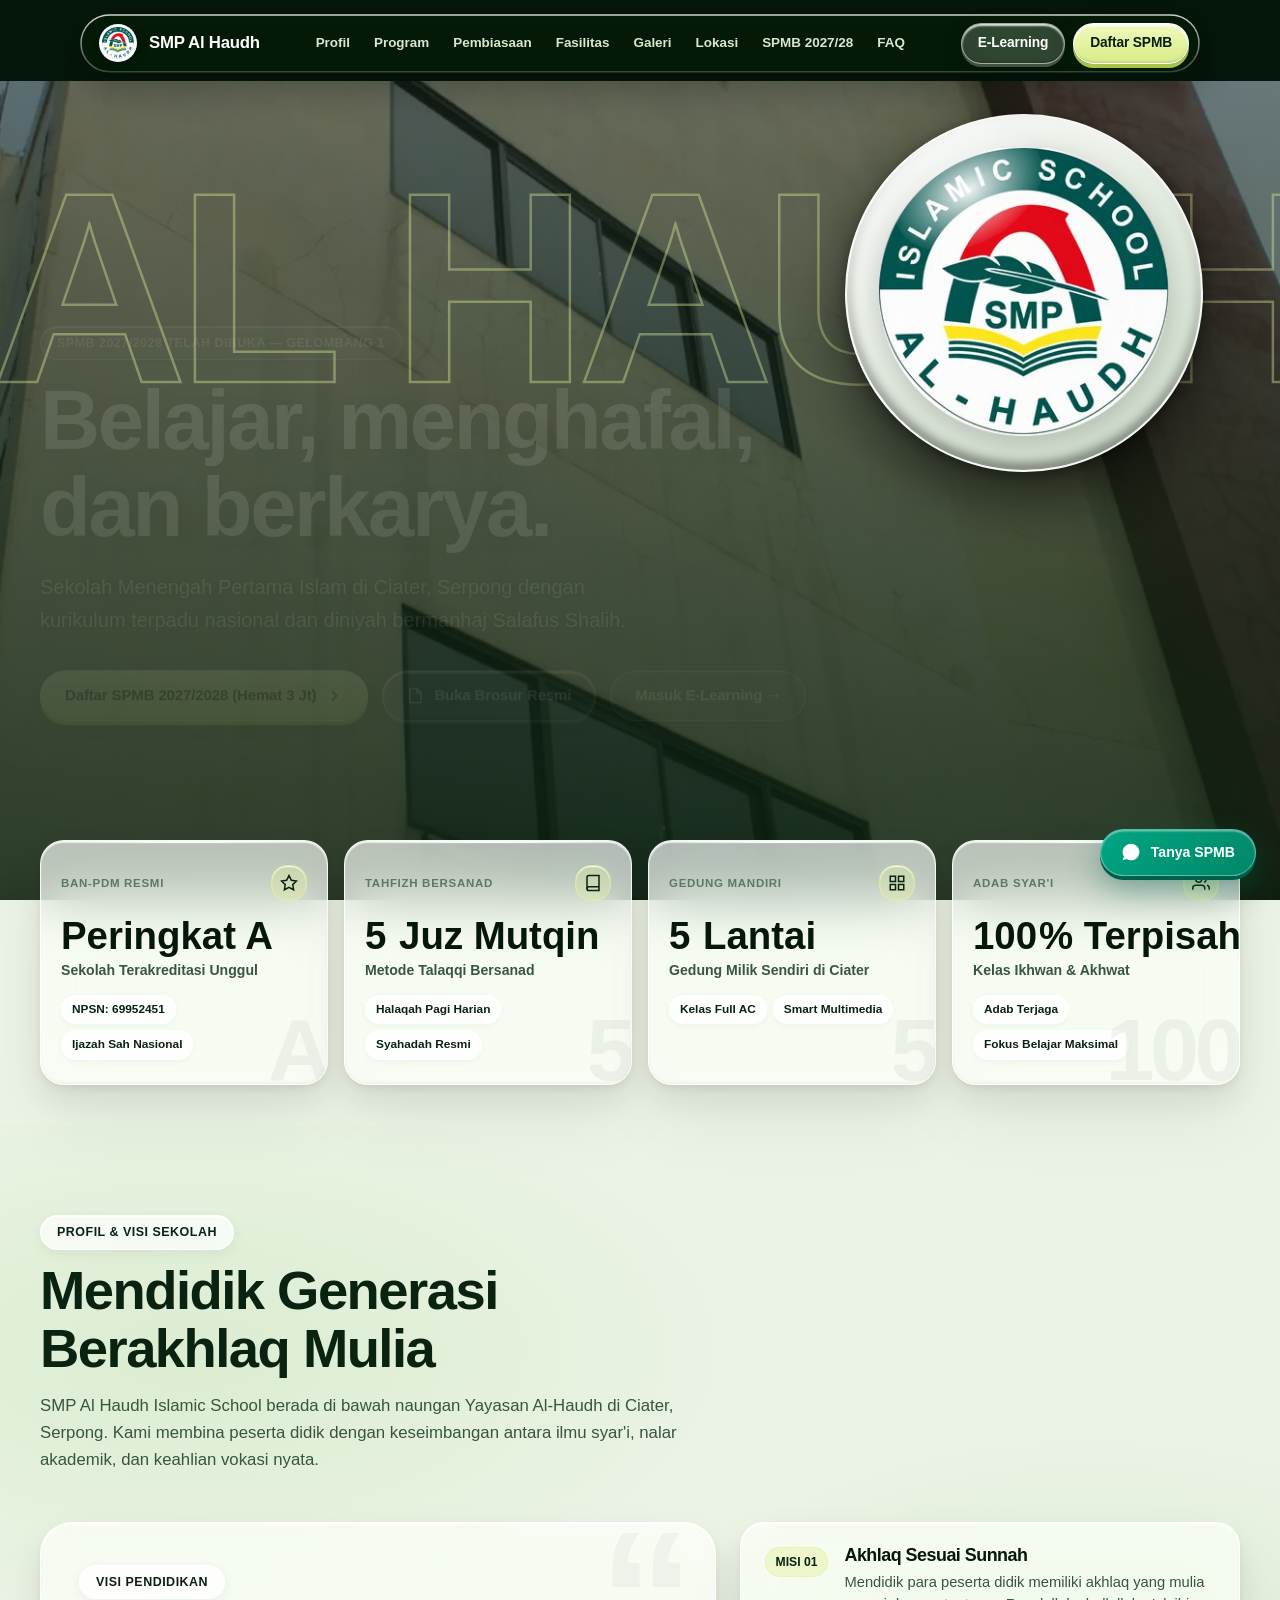
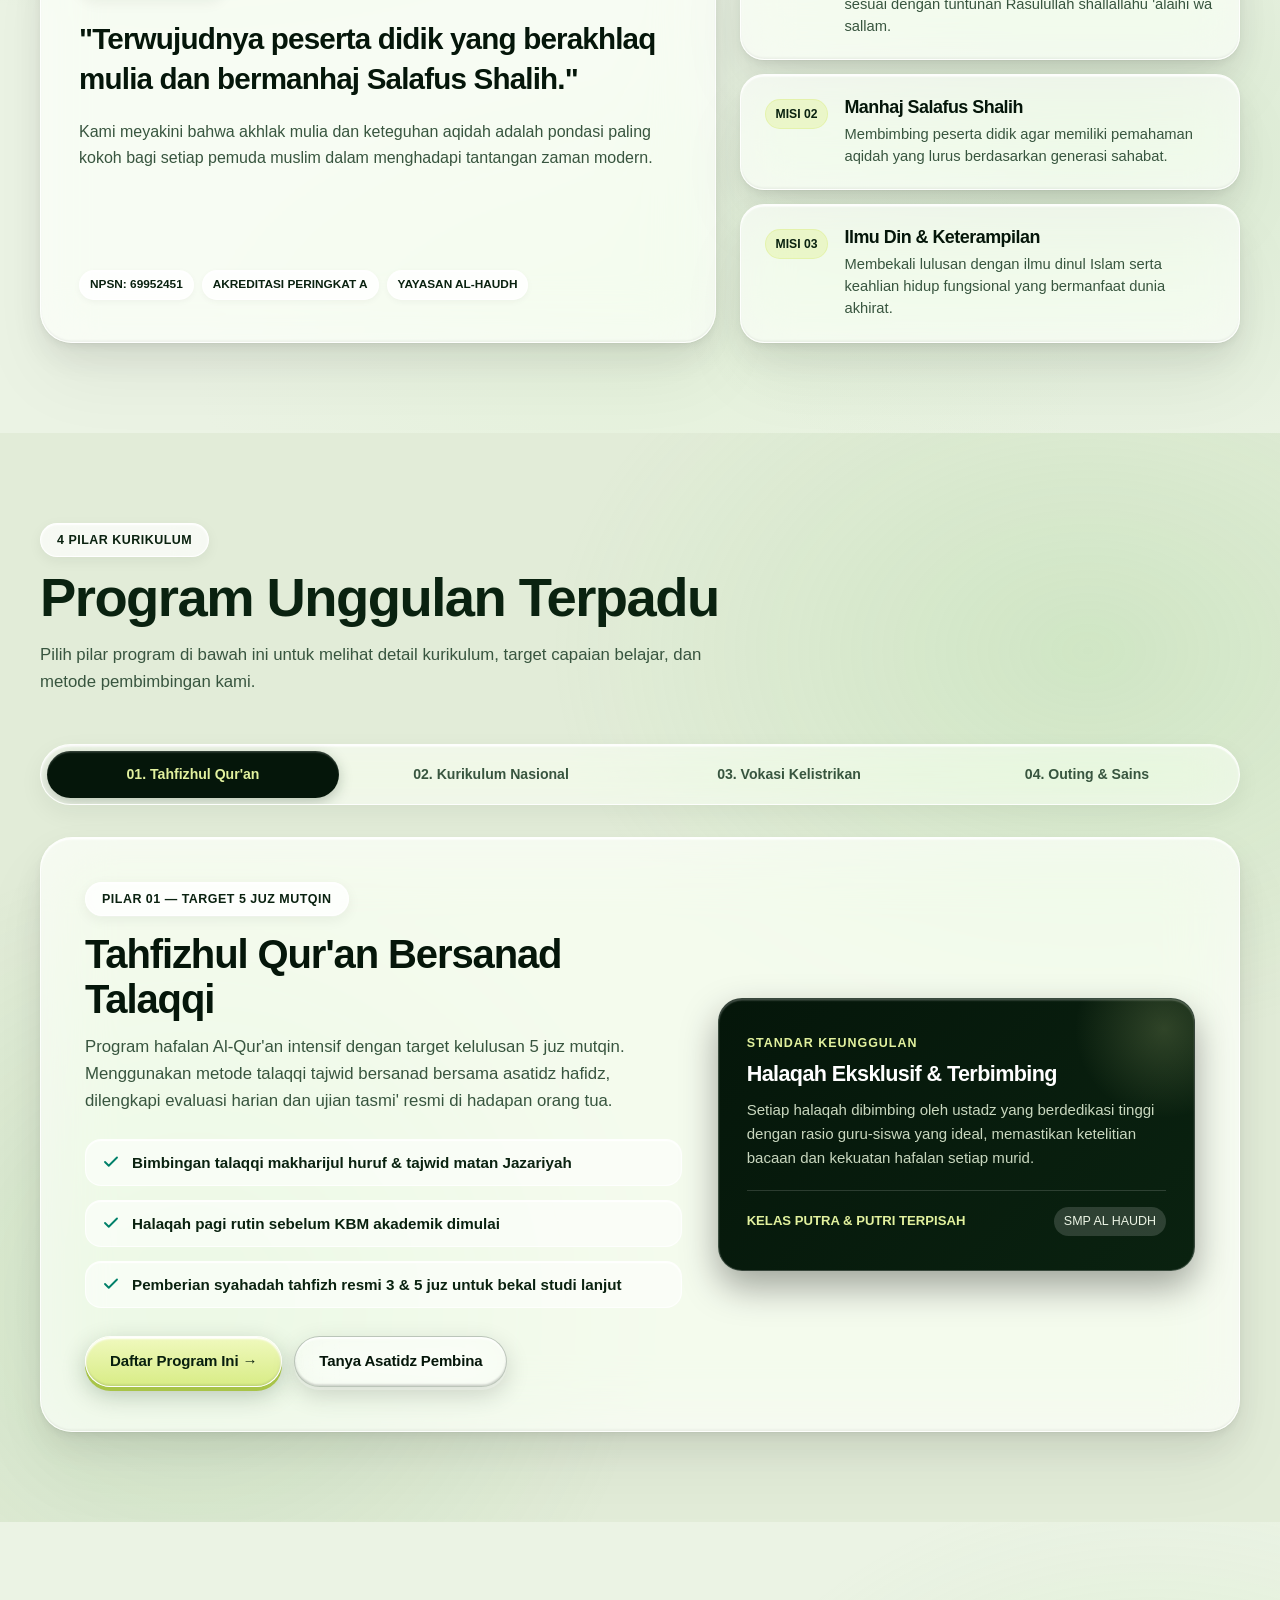
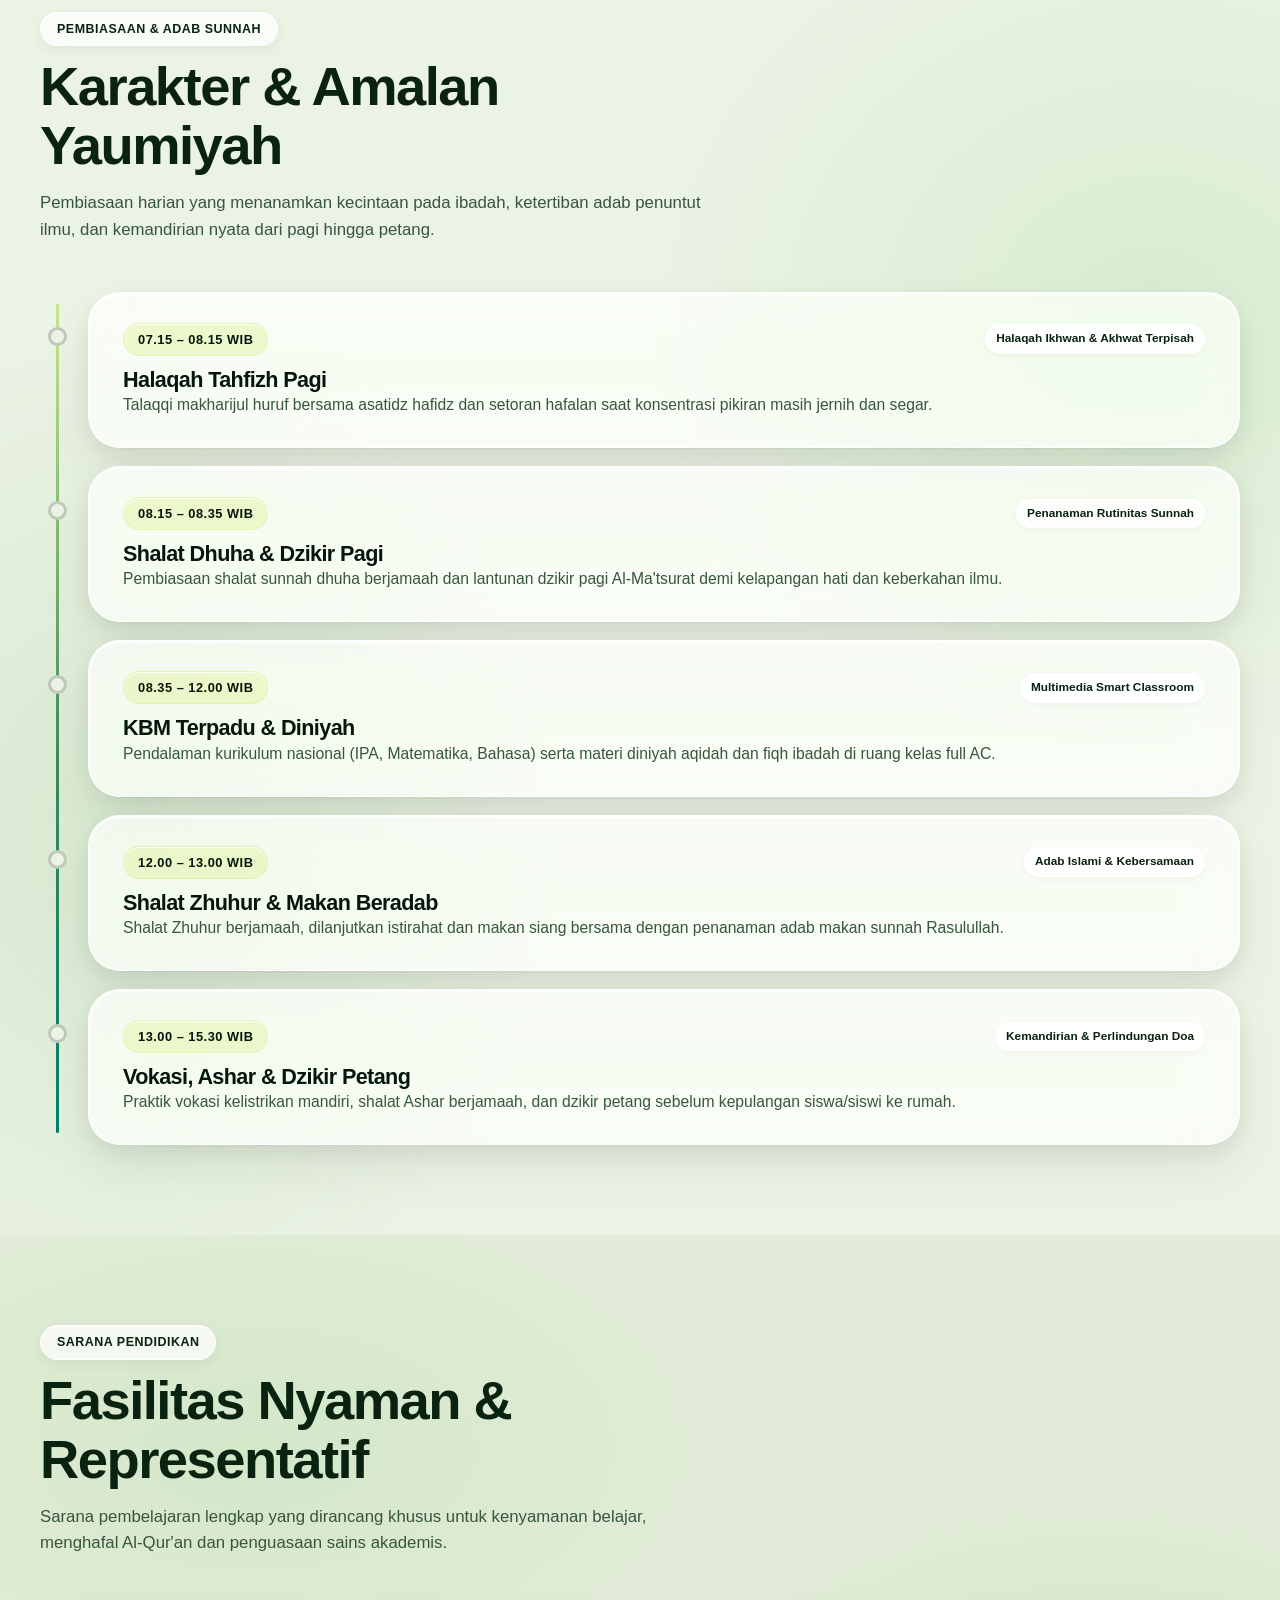
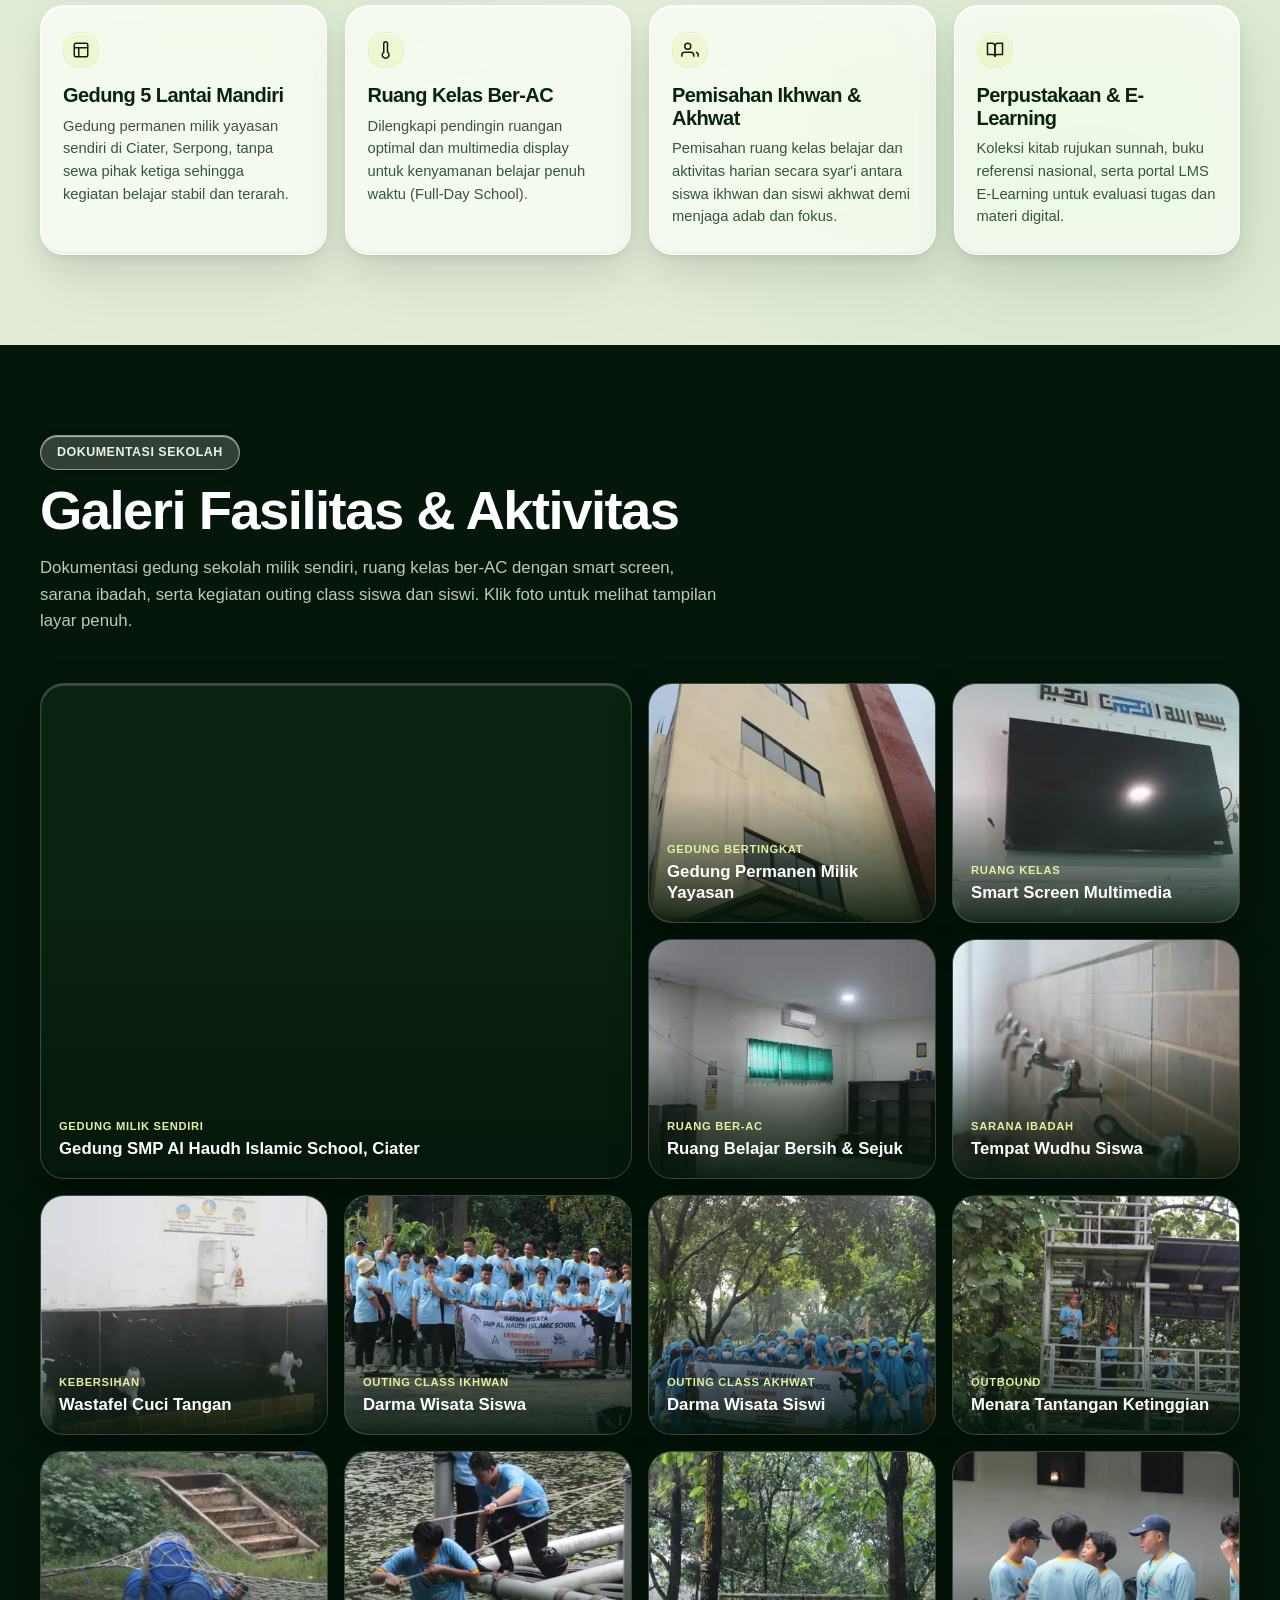
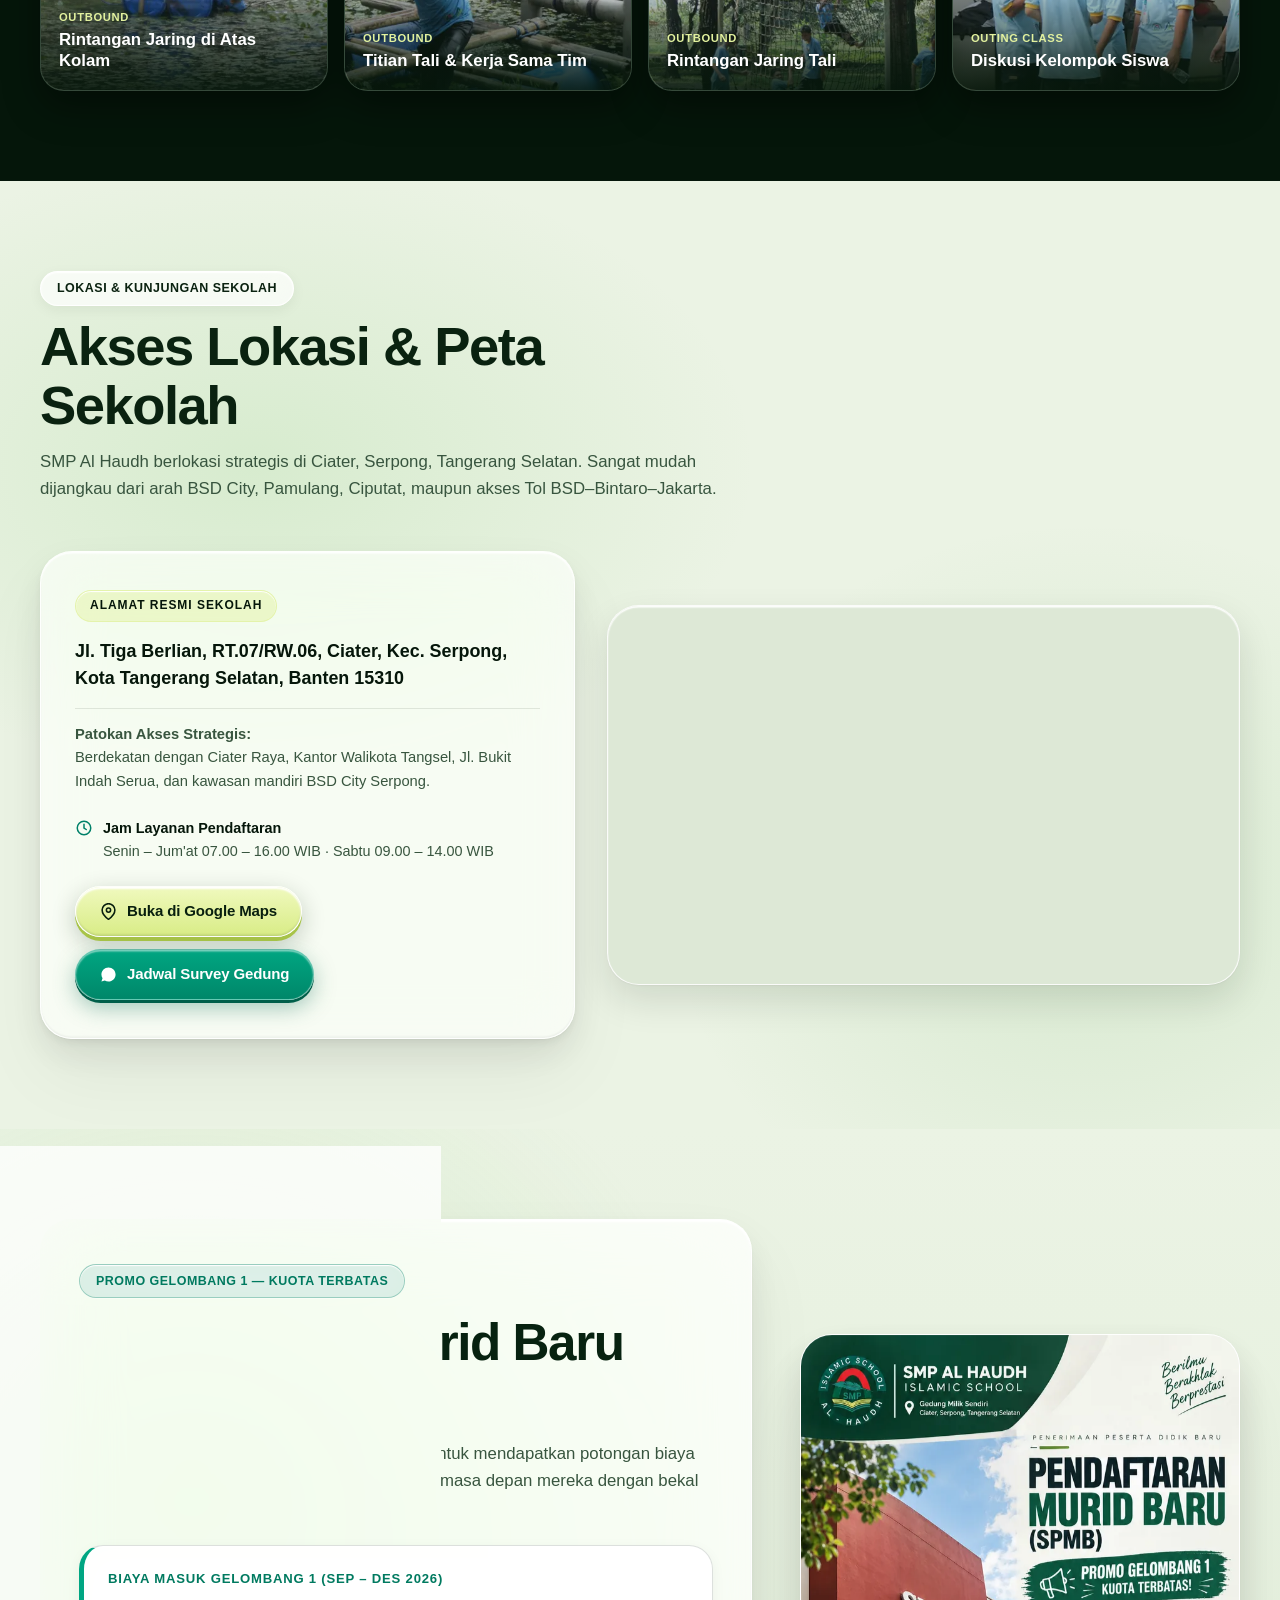
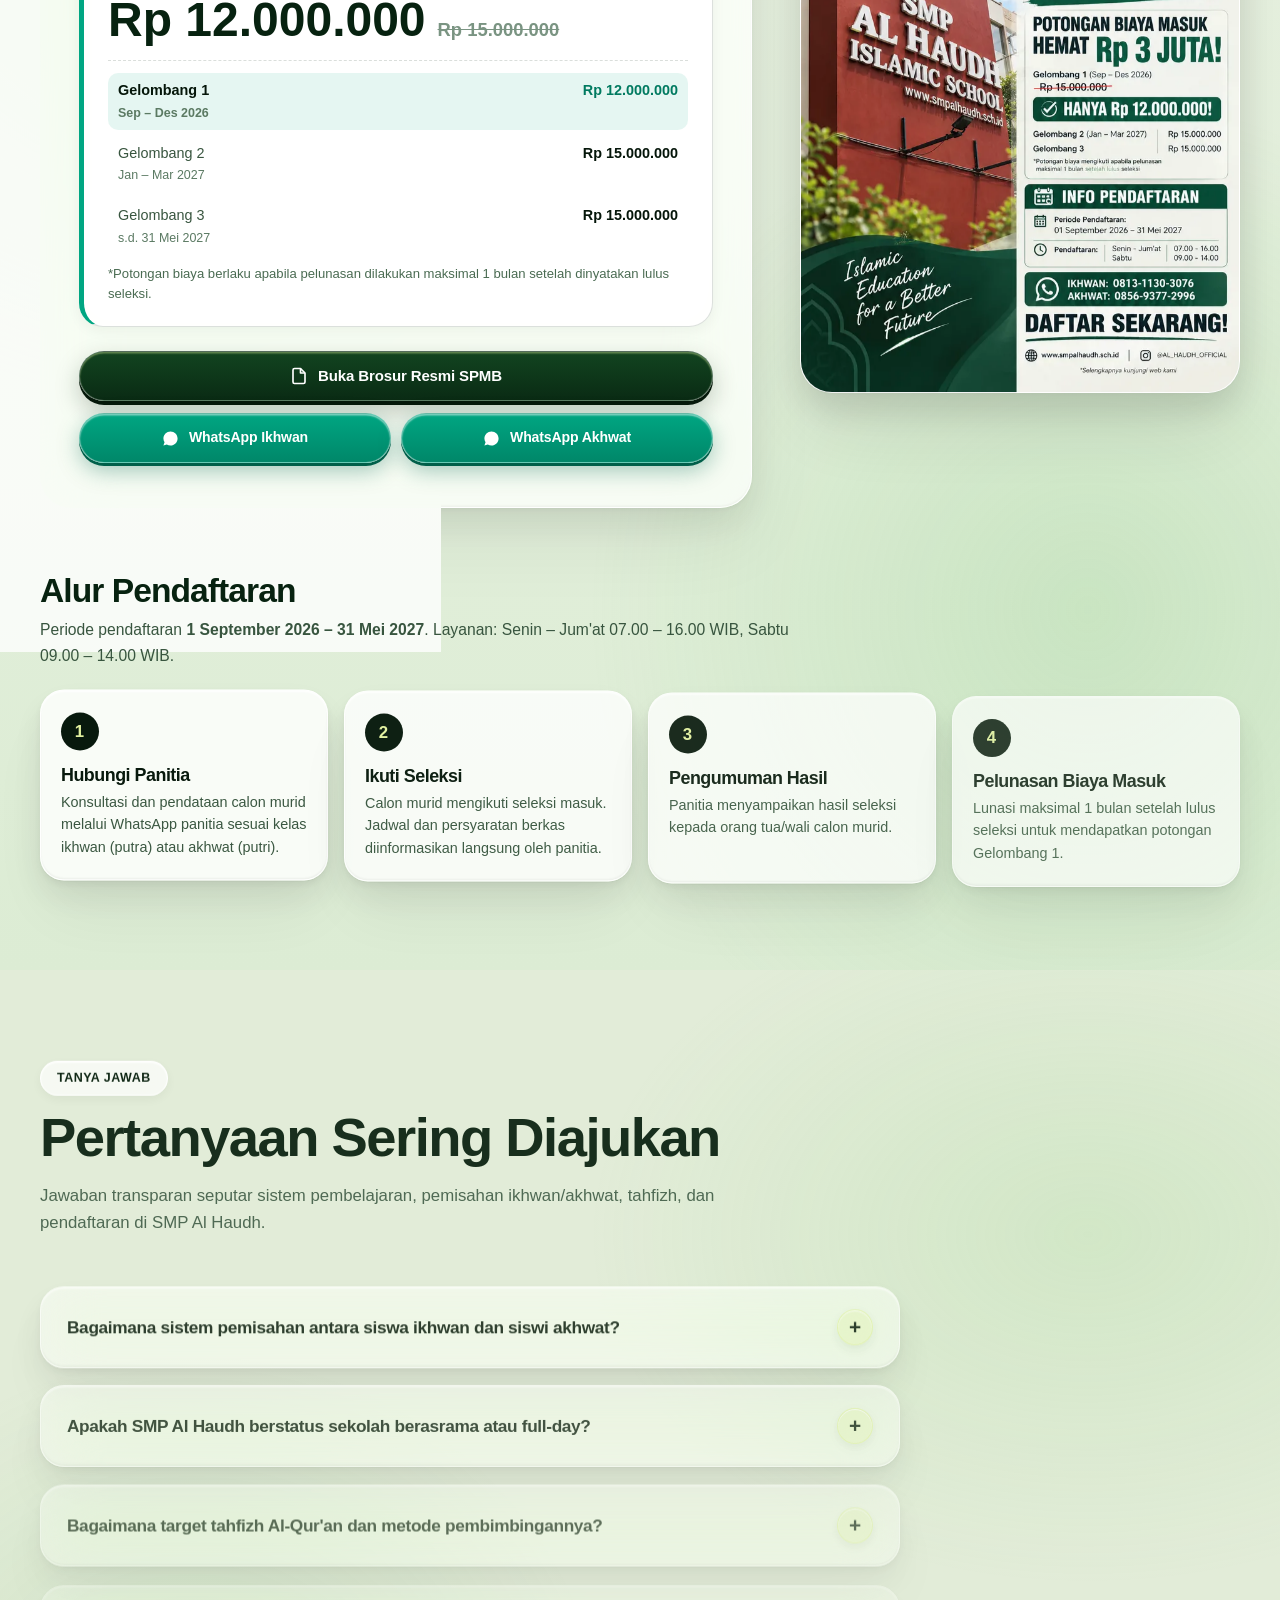
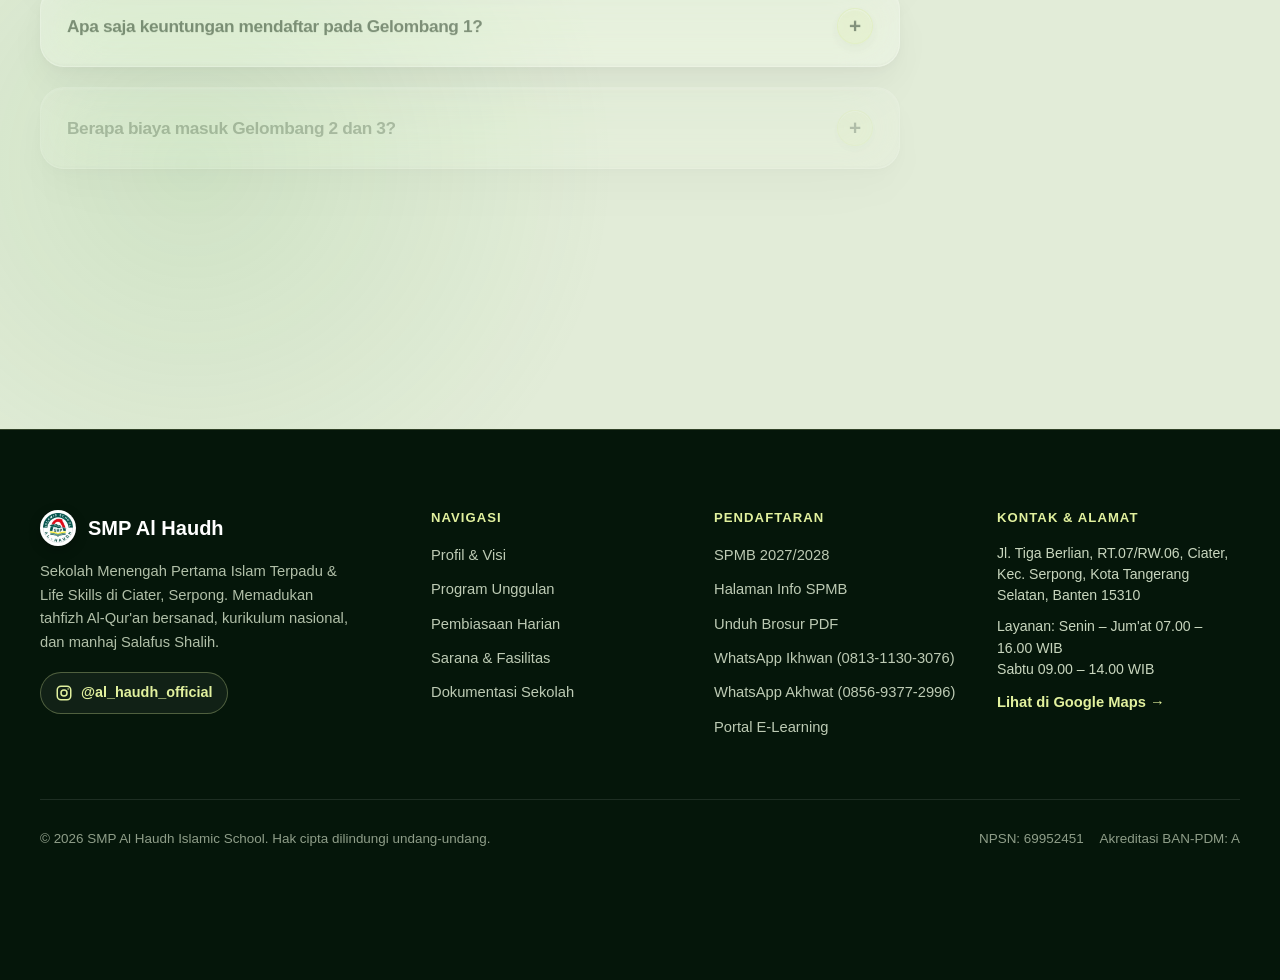
<file: index.html>
<!DOCTYPE html>
<html lang="id">

<head>
  <meta charset="utf-8">
  <meta name="viewport" content="width=device-width, initial-scale=1, viewport-fit=cover">
  <!-- Keamanan: hanya sumber yang terdaftar di bawah yang boleh dimuat/dijalankan.
       PENTING: bila isi <script> inline di <head> diubah, hash sha256 di script-src harus diperbarui. -->
  <meta http-equiv="Content-Security-Policy"
    content="default-src 'self'; script-src 'self' 'sha256-XEiFZ/QQqOHlqYuBul+pHpyI8wHYPKrGrKkEW0+HRzE='; style-src 'self' 'unsafe-inline' https://fonts.googleapis.com; font-src 'self' https://fonts.gstatic.com; img-src 'self' data:; frame-src https://www.google.com; connect-src 'self'; object-src 'none'; base-uri 'self'; form-action 'self'; upgrade-insecure-requests">
  <meta name="referrer" content="strict-origin-when-cross-origin">
  <title>SMP Al Haudh – Sekolah Islam Terpadu &amp; Life Skills, Ciater</title>
  <meta name="description"
    content="SMP Al Haudh Islamic School Ciater, Serpong. SMP Islam terpadu bermanhaj Salafus Shalih: tahfizh 5 juz bersanad, kurikulum nasional, kelas ikhwan & akhwat terpisah. SPMB 2027/2028 Gelombang 1 hemat Rp 3 juta.">
  <meta name="theme-color" content="#05160A">
  <link rel="canonical" href="https://www.smpalhaudh.sch.id/">

  <!-- Open Graph / pratinjau link WhatsApp, Facebook, X -->
  <meta property="og:type" content="website">
  <meta property="og:locale" content="id_ID">
  <meta property="og:site_name" content="SMP Al Haudh Islamic School">
  <meta property="og:url" content="https://www.smpalhaudh.sch.id/">
  <meta property="og:title" content="SMP Al Haudh – Sekolah Islam Terpadu di Ciater, Serpong">
  <meta property="og:description"
    content="Tahfizh 5 juz bersanad, kurikulum nasional, kelas ikhwan & akhwat terpisah. SPMB 2027/2028 dibuka – Gelombang 1 hemat Rp 3 juta.">
  <meta property="og:image" content="https://www.smpalhaudh.sch.id/img/og-image.jpg">
  <meta property="og:image:width" content="1200">
  <meta property="og:image:height" content="630">
  <meta property="og:image:alt" content="SMP Al Haudh Islamic School – SPMB 2027/2028 dibuka">
  <meta name="twitter:card" content="summary_large_image">

  <link rel="icon" href="favicon.ico" sizes="any">
  <link rel="icon" type="image/png" sizes="32x32" href="img/favicon-32.png">
  <link rel="apple-touch-icon" href="img/apple-touch-icon.png">

  <!-- Gambar hero dimuat paling awal (LCP) -->
  <link rel="preload" as="image" href="img/foto2-1080.webp" type="image/webp" fetchpriority="high">

  <!-- Typography: Bricolage Grotesque (Display) + Plus Jakarta Sans (Body) -->
  <link rel="preconnect" href="https://fonts.googleapis.com">
  <link rel="preconnect" href="https://fonts.gstatic.com" crossorigin>
  <link
    href="https://fonts.googleapis.com/css2?family=Bricolage+Grotesque:opsz,wght@12..96,600;12..96,700;12..96,800&family=Plus+Jakarta+Sans:wght@500;600;700;800&display=swap"
    rel="stylesheet">

  <link rel="stylesheet" href="style.css?v=14">

  <!-- Animasi pembuka hanya tampil sekali per sesi & dilewati bila pengguna memilih kurangi animasi.
       Tambahkan ?intro di URL untuk memaksa animasi tampil lagi (berguna saat mengetes). -->
  <script>
    try {
      var forceIntro = /[?&]intro\b/.test(location.search);
      if (matchMedia('(prefers-reduced-motion: reduce)').matches || (!forceIntro && sessionStorage.getItem('ah-seen')))
        document.documentElement.classList.add('no-preloader');
    } catch (e) { }
  </script>
  <noscript>
    <style>
      #app-preloader { display: none }
      body.preloader-active { overflow: auto }
    </style>
  </noscript>

  <script type="application/ld+json">
  {
    "@context": "https://schema.org",
    "@type": "MiddleSchool",
    "name": "SMP Al Haudh Islamic School",
    "alternateName": "SMP Al Haudh",
    "url": "https://www.smpalhaudh.sch.id/",
    "logo": "https://www.smpalhaudh.sch.id/img/logo-600.webp",
    "image": "https://www.smpalhaudh.sch.id/img/og-image.jpg",
    "description": "Sekolah Menengah Pertama Islam terpadu bermanhaj Salafus Shalih di Ciater, Serpong: tahfizh Al-Qur'an bersanad, kurikulum nasional, dan life skills.",
    "address": {
      "@type": "PostalAddress",
      "streetAddress": "Jl. Tiga Berlian, RT.07/RW.06, Ciater, Kec. Serpong",
      "addressLocality": "Kota Tangerang Selatan",
      "addressRegion": "Banten",
      "postalCode": "15310",
      "addressCountry": "ID"
    },
    "geo": { "@type": "GeoCoordinates", "latitude": -6.3251086, "longitude": 106.6965341 },
    "hasMap": "https://maps.app.goo.gl/ZTKzRWSRymvz23ip9",
    "telephone": "+62-813-1130-3076",
    "sameAs": ["https://www.instagram.com/al_haudh_official/"],
    "contactPoint": [
      { "@type": "ContactPoint", "contactType": "admissions", "name": "Panitia SPMB Ikhwan (Putra)", "telephone": "+62-813-1130-3076", "availableLanguage": "id" },
      { "@type": "ContactPoint", "contactType": "admissions", "name": "Panitia SPMB Akhwat (Putri)", "telephone": "+62-856-9377-2996", "availableLanguage": "id" }
    ],
    "openingHoursSpecification": [
      { "@type": "OpeningHoursSpecification", "dayOfWeek": ["Monday", "Tuesday", "Wednesday", "Thursday", "Friday"], "opens": "07:00", "closes": "16:00" },
      { "@type": "OpeningHoursSpecification", "dayOfWeek": "Saturday", "opens": "09:00", "closes": "14:00" }
    ]
  }
  </script>
</head>

<body class="preloader-active">
  <!-- Ikon SVG dipakai ulang lewat <use> (menghemat ukuran HTML) -->
  <svg width="0" height="0" style="position:absolute" aria-hidden="true" focusable="false">
    <symbol id="i-wa" viewBox="0 0 24 24">
      <path fill="currentColor"
        d="M17.472 14.382c-.297-.149-1.758-.867-2.03-.967-.273-.099-.471-.148-.67.15-.197.297-.767.966-.94 1.164-.173.199-.347.223-.644.075-.297-.15-1.255-.463-2.39-1.475-.883-.788-1.48-1.761-1.653-2.059-.173-.297-.018-.458.13-.606.134-.133.298-.347.446-.52.149-.174.198-.298.298-.497.099-.198.05-.371-.025-.52-.075-.149-.669-1.612-.916-2.207-.242-.579-.487-.5-.669-.51-.173-.008-.371-.01-.57-.01-.198 0-.52.074-.792.372-.272.297-1.04 1.016-1.04 2.479 0 1.462 1.065 2.875 1.213 3.074.149.198 2.096 3.2 5.077 4.487.709.306 1.262.489 1.694.625.712.227 1.36.195 1.871.118.571-.085 1.758-.719 2.006-1.413.248-.694.248-1.289.173-1.413-.074-.124-.272-.198-.57-.347z" />
      <path fill="currentColor"
        d="M11.998 2C6.477 2 2 6.484 2 12.017c0 1.99.588 3.845 1.602 5.396L2 22l4.713-1.57A9.961 9.961 0 0 0 11.998 22c5.52 0 10-4.48 10-10.002S17.518 2 11.998 2z" />
    </symbol>
    <symbol id="i-chev" viewBox="0 0 24 24">
      <polyline points="9 18 15 12 9 6" fill="none" stroke="currentColor" stroke-width="2.4" stroke-linecap="round"
        stroke-linejoin="round" />
    </symbol>
    <symbol id="i-close" viewBox="0 0 24 24">
      <path d="M18 6 6 18M6 6l12 12" fill="none" stroke="currentColor" stroke-width="2.5" stroke-linecap="round" />
    </symbol>
    <symbol id="i-doc" viewBox="0 0 24 24">
      <g fill="none" stroke="currentColor" stroke-width="2.2" stroke-linejoin="round">
        <path d="M14 2H6a2 2 0 0 0-2 2v16a2 2 0 0 0 2 2h12a2 2 0 0 0 2-2V8z" />
        <polyline points="14 2 14 8 20 8" />
      </g>
    </symbol>
    <symbol id="i-pin" viewBox="0 0 24 24">
      <g fill="none" stroke="currentColor" stroke-width="2.2">
        <path d="M21 10c0 7-9 13-9 13s-9-6-9-13a9 9 0 0 1 18 0z" />
        <circle cx="12" cy="10" r="3" />
      </g>
    </symbol>
    <symbol id="i-check" viewBox="0 0 24 24">
      <polyline points="20 6 9 17 4 12" fill="none" stroke="currentColor" stroke-width="2.5" stroke-linecap="round"
        stroke-linejoin="round" />
    </symbol>
    <symbol id="i-download" viewBox="0 0 24 24">
      <path d="M12 3v12m0 0-5-5m5 5 5-5M4 19h16" fill="none" stroke="currentColor" stroke-width="2.2"
        stroke-linecap="round" stroke-linejoin="round" />
    </symbol>
    <symbol id="i-ig" viewBox="0 0 24 24">
      <g fill="none" stroke="currentColor" stroke-width="2">
        <rect x="3" y="3" width="18" height="18" rx="5" />
        <circle cx="12" cy="12" r="4" />
        <circle cx="17.5" cy="6.5" r="1" fill="currentColor" stroke="none" />
      </g>
    </symbol>
    <symbol id="i-clock" viewBox="0 0 24 24">
      <g fill="none" stroke="currentColor" stroke-width="2" stroke-linecap="round">
        <circle cx="12" cy="12" r="9" />
        <path d="M12 7v5l3 2" />
      </g>
    </symbol>
  </svg>

  <a class="skip-link" href="#profil">Lewati ke konten utama</a>
  <div id="scrollProgress" aria-hidden="true"></div>

  <!-- =========================================================================
       0. WELCOMING ANIMATION (GSAP) — hanya kunjungan pertama per sesi, bisa dilewati
          (klik / tombol apa pun / scroll). Tanpa GSAP → versi CSS sederhana.
          Alur: bulatan muncul → bergeser lurus ke samping sambil "AL HAUDH" terbuka →
          latar memudar & bulatan pindah ke hero, lalu terus melayang di sana.
       ========================================================================= -->
  <div id="app-preloader" aria-hidden="true">
    <div class="pl-bg"></div>
    <span class="pl-dot"></span>
    <span class="pl-text">AL HAUDH</span>
  </div>

  <!-- =========================================================================
       NAVIGATION BAR (LIQUID GLASS + 8 LINK + HAMBURGER)
       ========================================================================= -->
  <nav id="navbar" aria-label="Navigasi utama">
    <a href="#beranda" class="nav-brand" aria-label="SMP Al Haudh – Beranda">
      <span class="nav-logo">
        <img src="img/logo-96.webp" alt="" width="38" height="38">
      </span>
      <b>SMP Al Haudh</b>
    </a>

    <div class="links">
      <a href="#profil">Profil</a>
      <a href="#program">Program</a>
      <a href="#pembiasaan">Pembiasaan</a>
      <a href="#fasilitas">Fasilitas</a>
      <a href="#galeri">Galeri</a>
      <a href="#lokasi">Lokasi</a>
      <a href="#spmb">SPMB 2027/28</a>
      <a href="#faq">FAQ</a>
    </div>

    <div class="nav-actions">
      <a class="btn btn-liquid-glass btn-sm nav-elearning" href="https://e-learning.smpalhaudh.sch.id/" target="_blank"
        rel="noopener noreferrer">E-Learning</a>
      <button type="button" class="btn btn-tactile-lime btn-sm nav-daftar" data-modal-open="spmbDirectModal">
        Daftar SPMB
      </button>
      <button type="button" class="nav-hamburger" id="menuToggle" aria-label="Buka menu navigasi"
        aria-expanded="false" aria-controls="mobileMenu">
        <svg viewBox="0 0 24 24" fill="none" aria-hidden="true">
          <line x1="4" y1="7" x2="20" y2="7" />
          <line x1="4" y1="17" x2="20" y2="17" />
        </svg>
      </button>
    </div>
  </nav>

  <!-- Mobile Glass Drawer -->
  <div id="mobileMenu" class="mobile-menu-drawer" role="navigation" aria-label="Menu navigasi">
    <div class="mobile-menu-header">
      <span class="mobile-menu-title">NAVIGASI SEKOLAH</span>
      <button type="button" class="mobile-menu-close" data-menu-close aria-label="Tutup menu">
        <svg width="20" height="20" aria-hidden="true"><use href="#i-close" /></svg>
      </button>
    </div>
    <div class="mobile-menu-links">
      <a href="#profil"><span>Profil &amp; Visi Sekolah</span><svg width="16" height="16" aria-hidden="true"><use href="#i-chev" /></svg></a>
      <a href="#program"><span>Program Unggulan Terpadu</span><svg width="16" height="16" aria-hidden="true"><use href="#i-chev" /></svg></a>
      <a href="#pembiasaan"><span>Pembiasaan &amp; Amalan</span><svg width="16" height="16" aria-hidden="true"><use href="#i-chev" /></svg></a>
      <a href="#fasilitas"><span>Sarana &amp; Fasilitas</span><svg width="16" height="16" aria-hidden="true"><use href="#i-chev" /></svg></a>
      <a href="#galeri"><span>Galeri Dokumentasi</span><svg width="16" height="16" aria-hidden="true"><use href="#i-chev" /></svg></a>
      <a href="#lokasi"><span>Akses &amp; Lokasi Sekolah</span><svg width="16" height="16" aria-hidden="true"><use href="#i-chev" /></svg></a>
      <a href="#spmb"><span class="text-lime">SPMB 2027/2028 (Hemat 3 Jt)</span><svg width="16" height="16" aria-hidden="true"><use href="#i-chev" /></svg></a>
      <a href="#faq"><span>Tanya Jawab (FAQ)</span><svg width="16" height="16" aria-hidden="true"><use href="#i-chev" /></svg></a>
    </div>
    <div class="mobile-menu-foot">
      <button type="button" class="btn btn-tactile-lime btn-block" data-menu-close data-modal-open="spmbDirectModal">
        Daftar SPMB 2027/2028
      </button>
      <a class="btn btn-liquid-glass btn-block" href="https://e-learning.smpalhaudh.sch.id/" target="_blank"
        rel="noopener noreferrer">Masuk E-Learning</a>
    </div>
  </div>

  <main>
    <!-- =========================================================================
         HERO
         ========================================================================= -->
    <section class="hero" id="beranda">
      <div class="hero-parallax-bg" aria-hidden="true"></div>
      <div class="hero-architectural-title" aria-hidden="true">AL HAUDH</div>

      <div class="orb o1" aria-hidden="true">
        <img src="img/logo-600.webp" srcset="img/logo-300.webp 300w, img/logo-600.webp 600w"
          sizes="(max-width: 580px) 110px, 300px" alt="" width="300" height="300">
      </div>

      <div class="wrap">
        <div class="hero-inner">
          <span class="chip">SPMB 2027/2028 TELAH DIBUKA — GELOMBANG 1</span>
          <h1 class="hero-h1">Belajar, menghafal, dan berkarya.</h1>
          <p class="hero-p">
            Sekolah Menengah Pertama Islam di Ciater, Serpong dengan kurikulum terpadu nasional dan diniyah bermanhaj
            Salafus Shalih.
          </p>
          <div class="hero-actions">
            <button type="button" class="btn btn-tactile-lime btn-pulse" data-modal-open="spmbDirectModal">
              <span>Daftar SPMB 2027/2028 (Hemat 3 Jt)</span>
              <svg width="17" height="17" aria-hidden="true"><use href="#i-chev" /></svg>
            </button>
            <button type="button" class="btn btn-liquid-glass" data-modal-open="spmbPosterModal">
              <svg width="17" height="17" aria-hidden="true"><use href="#i-doc" /></svg>
              <span>Buka Brosur Resmi</span>
            </button>
            <a class="btn btn-glass-pill" href="https://e-learning.smpalhaudh.sch.id/" target="_blank"
              rel="noopener noreferrer">
              <span>Masuk E-Learning &rarr;</span>
            </a>
          </div>
        </div>
      </div>

      <div class="scroll-indicator" aria-hidden="true">
        <span>GULIR KE BAWAH</span>
        <svg width="16" height="16" viewBox="0 0 24 24" fill="none" stroke="currentColor" stroke-width="2.5">
          <polyline points="6 9 12 15 18 9" />
        </svg>
      </div>
    </section>

    <!-- =========================================================================
         STATS STRIP: 4 KAPSUL (COUNT UP)
         ========================================================================= -->
    <div class="stats-strip">
      <div class="wrap">
        <div class="stats-grid">
          <div class="stats-card tilt-card">
            <div class="stats-card-watermark" aria-hidden="true">A</div>
            <div class="stats-card-top">
              <span class="stats-tag">BAN-PDM RESMI</span>
              <div class="stats-ico" aria-hidden="true">
                <svg viewBox="0 0 24 24" fill="none" stroke="currentColor" stroke-width="2">
                  <path
                    d="M12 2l3.09 6.26L22 9.27l-5 4.87 1.18 6.88L12 17.77l-6.18 3.25L7 14.14 2 9.27l6.91-1.01L12 2z" />
                </svg>
              </div>
            </div>
            <div class="stats-val">Peringkat A</div>
            <p class="stats-desc">Sekolah Terakreditasi Unggul</p>
            <div class="stats-pills">
              <span class="stats-pill-mini">NPSN: 69952451</span>
              <span class="stats-pill-mini">Ijazah Sah Nasional</span>
            </div>
          </div>

          <div class="stats-card tilt-card">
            <div class="stats-card-watermark" aria-hidden="true">5</div>
            <div class="stats-card-top">
              <span class="stats-tag">TAHFIZH BERSANAD</span>
              <div class="stats-ico" aria-hidden="true">
                <svg viewBox="0 0 24 24" fill="none" stroke="currentColor" stroke-width="2">
                  <path d="M4 19.5A2.5 2.5 0 0 1 6.5 17H20" />
                  <path d="M6.5 2H20v20H6.5A2.5 2.5 0 0 1 4 19.5v-15A2.5 2.5 0 0 1 6.5 2z" />
                </svg>
              </div>
            </div>
            <div class="stats-val"><span class="counter-num" data-target="5">5</span>&nbsp;Juz Mutqin</div>
            <p class="stats-desc">Metode Talaqqi Bersanad</p>
            <div class="stats-pills">
              <span class="stats-pill-mini">Halaqah Pagi Harian</span>
              <span class="stats-pill-mini">Syahadah Resmi</span>
            </div>
          </div>

          <div class="stats-card tilt-card">
            <div class="stats-card-watermark" aria-hidden="true">5</div>
            <div class="stats-card-top">
              <span class="stats-tag">GEDUNG MANDIRI</span>
              <div class="stats-ico" aria-hidden="true">
                <svg viewBox="0 0 24 24" fill="none" stroke="currentColor" stroke-width="2">
                  <rect x="3" y="3" width="7" height="7" />
                  <rect x="14" y="3" width="7" height="7" />
                  <rect x="14" y="14" width="7" height="7" />
                  <rect x="3" y="14" width="7" height="7" />
                </svg>
              </div>
            </div>
            <div class="stats-val"><span class="counter-num" data-target="5">5</span>&nbsp;Lantai</div>
            <p class="stats-desc">Gedung Milik Sendiri di Ciater</p>
            <div class="stats-pills">
              <span class="stats-pill-mini">Kelas Full AC</span>
              <span class="stats-pill-mini">Smart Multimedia</span>
            </div>
          </div>

          <div class="stats-card tilt-card">
            <div class="stats-card-watermark" aria-hidden="true">100</div>
            <div class="stats-card-top">
              <span class="stats-tag">ADAB SYAR'I</span>
              <div class="stats-ico" aria-hidden="true">
                <svg viewBox="0 0 24 24" fill="none" stroke="currentColor" stroke-width="2">
                  <path d="M17 21v-2a4 4 0 0 0-4-4H5a4 4 0 0 0-4 4v2" />
                  <circle cx="9" cy="7" r="4" />
                  <path d="M23 21v-2a4 4 0 0 0-3-3.87" />
                  <path d="M16 3.13a4 4 0 0 1 0 7.75" />
                </svg>
              </div>
            </div>
            <div class="stats-val"><span class="counter-num" data-target="100">100</span>%&nbsp;Terpisah</div>
            <p class="stats-desc">Kelas Ikhwan &amp; Akhwat</p>
            <div class="stats-pills">
              <span class="stats-pill-mini">Adab Terjaga</span>
              <span class="stats-pill-mini">Fokus Belajar Maksimal</span>
            </div>
          </div>
        </div>
      </div>
    </div>

    <!-- =========================================================================
         PROFIL & VISI
         ========================================================================= -->
    <section id="profil" class="bg-mesh-canvas">
      <div class="wrap">
        <div class="section-head">
          <span class="chip chip-light">PROFIL &amp; VISI SEKOLAH</span>
          <h2 class="section-title">Mendidik Generasi Berakhlaq Mulia</h2>
          <p class="section-desc">
            SMP Al Haudh Islamic School berada di bawah naungan Yayasan Al-Haudh di Ciater, Serpong. Kami membina
            peserta didik dengan keseimbangan antara ilmu syar'i, nalar akademik, dan keahlian vokasi nyata.
          </p>
        </div>

        <div class="profil-bento">
          <div class="visi-card-hero tilt-card">
            <div>
              <span class="chip chip-light chip-lime">VISI PENDIDIKAN</span>
              <h3 class="visi-quote">
                "Terwujudnya peserta didik yang berakhlaq mulia dan bermanhaj Salafus Shalih."
              </h3>
              <p class="visi-text">
                Kami meyakini bahwa akhlak mulia dan keteguhan aqidah adalah pondasi paling kokoh bagi setiap pemuda
                muslim dalam menghadapi tantangan zaman modern.
              </p>
            </div>
            <div class="visi-pills">
              <span class="stats-pill-mini">NPSN: 69952451</span>
              <span class="stats-pill-mini">AKREDITASI PERINGKAT A</span>
              <span class="stats-pill-mini">YAYASAN AL-HAUDH</span>
            </div>
          </div>

          <div class="misi-stack">
            <div class="misi-tile tilt-card">
              <span class="misi-num">MISI 01</span>
              <div class="misi-content">
                <h4>Akhlaq Sesuai Sunnah</h4>
                <p>Mendidik para peserta didik memiliki akhlaq yang mulia sesuai dengan tuntunan Rasulullah
                  shallallahu 'alaihi wa sallam.</p>
              </div>
            </div>
            <div class="misi-tile tilt-card">
              <span class="misi-num">MISI 02</span>
              <div class="misi-content">
                <h4>Manhaj Salafus Shalih</h4>
                <p>Membimbing peserta didik agar memiliki pemahaman aqidah yang lurus berdasarkan generasi sahabat.</p>
              </div>
            </div>
            <div class="misi-tile tilt-card">
              <span class="misi-num">MISI 03</span>
              <div class="misi-content">
                <h4>Ilmu Din &amp; Keterampilan</h4>
                <p>Membekali lulusan dengan ilmu dinul Islam serta keahlian hidup fungsional yang bermanfaat dunia
                  akhirat.</p>
              </div>
            </div>
          </div>
        </div>
      </div>
    </section>

    <!-- =========================================================================
         PROGRAM: SEGMENTED SWITCHER + SHOWCASE
         ========================================================================= -->
    <section id="program">
      <div class="wrap">
        <div class="section-head">
          <span class="chip chip-light">4 PILAR KURIKULUM</span>
          <h2 class="section-title">Program Unggulan Terpadu</h2>
          <p class="section-desc">
            Pilih pilar program di bawah ini untuk melihat detail kurikulum, target capaian belajar, dan metode
            pembimbingan kami.
          </p>
        </div>

        <div class="program-segmented-bar" role="tablist" aria-label="Pilar program">
          <button type="button" class="seg-btn active" role="tab" id="tab-prog-0" aria-selected="true"
            aria-controls="progPanel" data-tab="0">01. Tahfizhul Qur'an</button>
          <button type="button" class="seg-btn" role="tab" id="tab-prog-1" aria-selected="false"
            aria-controls="progPanel" data-tab="1" tabindex="-1">02. Kurikulum Nasional</button>
          <button type="button" class="seg-btn" role="tab" id="tab-prog-2" aria-selected="false"
            aria-controls="progPanel" data-tab="2" tabindex="-1">03. Vokasi Kelistrikan</button>
          <button type="button" class="seg-btn" role="tab" id="tab-prog-3" aria-selected="false"
            aria-controls="progPanel" data-tab="3" tabindex="-1">04. Outing &amp; Sains</button>
        </div>

        <div class="program-showcase-box tilt-card" id="progPanel" role="tabpanel" aria-labelledby="tab-prog-0"
          aria-live="polite">
          <div>
            <span class="chip chip-light" id="progPillarTag">PILAR 01 — TARGET 5 JUZ MUTQIN</span>
            <h3 id="progTitle" class="prog-title">Tahfizhul Qur'an Bersanad Talaqqi</h3>
            <p id="progDesc" class="prog-desc">
              Program hafalan Al-Qur'an intensif dengan target kelulusan 5 juz mutqin. Menggunakan metode talaqqi
              tajwid bersanad bersama asatidz hafidz, dilengkapi evaluasi harian dan ujian tasmi' resmi di hadapan
              orang tua.
            </p>

            <ul class="program-feature-list" id="progFeatureList">
              <li><svg aria-hidden="true"><use href="#i-check" /></svg><span>Bimbingan talaqqi makharijul huruf &amp;
                  tajwid matan Jazariyah</span></li>
              <li><svg aria-hidden="true"><use href="#i-check" /></svg><span>Halaqah pagi rutin sebelum KBM akademik
                  dimulai</span></li>
              <li><svg aria-hidden="true"><use href="#i-check" /></svg><span>Pemberian syahadah tahfizh resmi 3 &amp; 5
                  juz untuk bekal studi lanjut</span></li>
            </ul>

            <div class="prog-actions">
              <button type="button" class="btn btn-tactile-lime" data-modal-open="spmbDirectModal">
                <span>Daftar Program Ini &rarr;</span>
              </button>
              <a class="btn btn-liquid-glass btn-on-light"
                href="https://wa.me/6281311303076?text=Halo%20SMP%20Al%20Haudh%2C%20saya%20ingin%20tanya%20detail%20program%20unggulan"
                target="_blank" rel="noopener noreferrer">
                <span>Tanya Asatidz Pembina</span>
              </a>
            </div>
          </div>

          <div class="program-preview-card">
            <span class="preview-kicker">STANDAR KEUNGGULAN</span>
            <h4 id="progCardHeader" class="preview-title">Halaqah Eksklusif &amp; Terbimbing</h4>
            <p id="progCardBody" class="preview-body">
              Setiap halaqah dibimbing oleh ustadz yang berdedikasi tinggi dengan rasio guru-siswa yang ideal,
              memastikan ketelitian bacaan dan kekuatan hafalan setiap murid.
            </p>
            <div class="preview-foot">
              <span class="preview-foot-l">KELAS PUTRA &amp; PUTRI TERPISAH</span>
              <span class="preview-tag">SMP AL HAUDH</span>
            </div>
          </div>
        </div>
      </div>
    </section>

    <!-- =========================================================================
         PEMBIASAAN: STACKING CARDS
         ========================================================================= -->
    <section id="pembiasaan">
      <div class="wrap">
        <div class="section-head">
          <span class="chip chip-light">PEMBIASAAN &amp; ADAB SUNNAH</span>
          <h2 class="section-title">Karakter &amp; Amalan Yaumiyah</h2>
          <p class="section-desc">
            Pembiasaan harian yang menanamkan kecintaan pada ibadah, ketertiban adab penuntut ilmu, dan kemandirian
            nyata dari pagi hingga petang.
          </p>
        </div>

        <div class="timeline-stack">
          <div class="timeline-line" aria-hidden="true"><span class="timeline-line-fill"></span></div>
          <div class="timeline-card">
            <div class="timeline-card-header">
              <span class="timeline-time-badge">07.15 – 08.15 WIB</span>
              <span class="stats-pill-mini">Halaqah Ikhwan &amp; Akhwat Terpisah</span>
            </div>
            <h3>Halaqah Tahfizh Pagi</h3>
            <p>Talaqqi makharijul huruf bersama asatidz hafidz dan setoran hafalan saat konsentrasi pikiran masih
              jernih dan segar.</p>
          </div>
          <div class="timeline-card">
            <div class="timeline-card-header">
              <span class="timeline-time-badge">08.15 – 08.35 WIB</span>
              <span class="stats-pill-mini">Penanaman Rutinitas Sunnah</span>
            </div>
            <h3>Shalat Dhuha &amp; Dzikir Pagi</h3>
            <p>Pembiasaan shalat sunnah dhuha berjamaah dan lantunan dzikir pagi Al-Ma'tsurat demi kelapangan hati dan
              keberkahan ilmu.</p>
          </div>
          <div class="timeline-card">
            <div class="timeline-card-header">
              <span class="timeline-time-badge">08.35 – 12.00 WIB</span>
              <span class="stats-pill-mini">Multimedia Smart Classroom</span>
            </div>
            <h3>KBM Terpadu &amp; Diniyah</h3>
            <p>Pendalaman kurikulum nasional (IPA, Matematika, Bahasa) serta materi diniyah aqidah dan fiqh ibadah di
              ruang kelas full AC.</p>
          </div>
          <div class="timeline-card">
            <div class="timeline-card-header">
              <span class="timeline-time-badge">12.00 – 13.00 WIB</span>
              <span class="stats-pill-mini">Adab Islami &amp; Kebersamaan</span>
            </div>
            <h3>Shalat Zhuhur &amp; Makan Beradab</h3>
            <p>Shalat Zhuhur berjamaah, dilanjutkan istirahat dan makan siang bersama dengan penanaman adab makan sunnah
              Rasulullah.</p>
          </div>
          <div class="timeline-card">
            <div class="timeline-card-header">
              <span class="timeline-time-badge">13.00 – 15.30 WIB</span>
              <span class="stats-pill-mini">Kemandirian &amp; Perlindungan Doa</span>
            </div>
            <h3>Vokasi, Ashar &amp; Dzikir Petang</h3>
            <p>Praktik vokasi kelistrikan mandiri, shalat Ashar berjamaah, dan dzikir petang sebelum kepulangan
              siswa/siswi ke rumah.</p>
          </div>
        </div>
      </div>
    </section>

    <!-- =========================================================================
         FASILITAS
         ========================================================================= -->
    <section id="fasilitas">
      <div class="wrap">
        <div class="section-head">
          <span class="chip chip-light">SARANA PENDIDIKAN</span>
          <h2 class="section-title">Fasilitas Nyaman &amp; Representatif</h2>
          <p class="section-desc">
            Sarana pembelajaran lengkap yang dirancang khusus untuk kenyamanan belajar, menghafal Al-Qur'an dan
            penguasaan sains akademis.
          </p>
        </div>

        <div class="fasilitas-bento">
          <div class="facility-card tilt-card">
            <div class="stats-ico" aria-hidden="true">
              <svg viewBox="0 0 24 24" fill="none" stroke="currentColor" stroke-width="2">
                <rect x="3" y="3" width="18" height="18" rx="2" />
                <path d="M3 9h18" />
                <path d="M9 21V9" />
              </svg>
            </div>
            <h3>Gedung 5 Lantai Mandiri</h3>
            <p>Gedung permanen milik yayasan sendiri di Ciater, Serpong, tanpa sewa pihak ketiga sehingga kegiatan
              belajar stabil dan terarah.</p>
          </div>
          <div class="facility-card tilt-card">
            <div class="stats-ico" aria-hidden="true">
              <svg viewBox="0 0 24 24" fill="none" stroke="currentColor" stroke-width="2">
                <path d="M14 14.76V3.5a2.5 2.5 0 0 0-5 0v11.26a4.5 4.5 0 1 0 5 0z" />
              </svg>
            </div>
            <h3>Ruang Kelas Ber-AC</h3>
            <p>Dilengkapi pendingin ruangan optimal dan multimedia display untuk kenyamanan belajar penuh waktu
              (Full-Day School).</p>
          </div>
          <div class="facility-card tilt-card">
            <div class="stats-ico" aria-hidden="true">
              <svg viewBox="0 0 24 24" fill="none" stroke="currentColor" stroke-width="2">
                <path d="M17 21v-2a4 4 0 0 0-4-4H5a4 4 0 0 0-4 4v2" />
                <circle cx="9" cy="7" r="4" />
                <path d="M23 21v-2a4 4 0 0 0-3-3.87" />
              </svg>
            </div>
            <h3>Pemisahan Ikhwan &amp; Akhwat</h3>
            <p>Pemisahan ruang kelas belajar dan aktivitas harian secara syar'i antara siswa ikhwan dan siswi akhwat
              demi menjaga adab dan fokus.</p>
          </div>
          <div class="facility-card tilt-card">
            <div class="stats-ico" aria-hidden="true">
              <svg viewBox="0 0 24 24" fill="none" stroke="currentColor" stroke-width="2">
                <path d="M2 3h6a4 4 0 0 1 4 4v14a3 3 0 0 0-3-3H2z" />
                <path d="M22 3h-6a4 4 0 0 0-4 4v14a3 3 0 0 1 3-3h7z" />
              </svg>
            </div>
            <h3>Perpustakaan &amp; E-Learning</h3>
            <p>Koleksi kitab rujukan sunnah, buku referensi nasional, serta portal LMS E-Learning untuk evaluasi tugas
              dan materi digital.</p>
          </div>
        </div>
      </div>
    </section>

    <!-- =========================================================================
         GALERI (13 foto, lazy-load, klik untuk layar penuh)
         ========================================================================= -->
    <section id="galeri">
      <div class="wrap">
        <div class="section-head">
          <span class="chip">DOKUMENTASI SEKOLAH</span>
          <h2 class="section-title">Galeri Fasilitas &amp; Aktivitas</h2>
          <p class="section-desc">
            Dokumentasi gedung sekolah milik sendiri, ruang kelas ber-AC dengan smart screen, sarana ibadah, serta
            kegiatan outing class siswa dan siswi. Klik foto untuk melihat tampilan layar penuh.
          </p>
        </div>

        <div class="galeri-grid" id="galeriGrid">
          <button type="button" class="galeri-item" data-full="img/foto4-1080.webp"
            data-cat="Gedung Milik Sendiri" data-title="Gedung SMP Al Haudh Islamic School, Ciater">
            <img src="img/foto4-640.webp" srcset="img/foto4-640.webp 640w, img/foto4-1080.webp 1080w"
              sizes="(max-width: 768px) 82vw, 600px" width="640" height="800" loading="lazy" decoding="async"
              alt="Fasad merah gedung SMP Al Haudh Islamic School dengan papan nama sekolah">
            <span class="galeri-overlay"><span class="galeri-badge">Gedung Milik Sendiri</span><span
                class="galeri-caption">Gedung SMP Al Haudh Islamic School, Ciater</span></span>
          </button>
          <button type="button" class="galeri-item" data-full="img/foto2-1080.webp"
            data-cat="Gedung Bertingkat" data-title="Gedung Permanen Bertingkat Milik Yayasan">
            <img src="img/foto2-400.webp" srcset="img/foto2-400.webp 400w, img/foto2-640.webp 640w"
              sizes="(max-width: 768px) 82vw, 300px" width="400" height="500" loading="lazy" decoding="async"
              alt="Gedung sekolah bertingkat tampak dari bawah">
            <span class="galeri-overlay"><span class="galeri-badge">Gedung Bertingkat</span><span
                class="galeri-caption">Gedung Permanen Milik Yayasan</span></span>
          </button>
          <button type="button" class="galeri-item" data-full="img/foto6-1080.webp"
            data-cat="Ruang Kelas" data-title="Kelas dengan Smart Screen Multimedia">
            <img src="img/foto6-400.webp" srcset="img/foto6-400.webp 400w, img/foto6-640.webp 640w"
              sizes="(max-width: 768px) 82vw, 300px" width="400" height="500" loading="lazy" decoding="async"
              alt="Layar smart TV di ruang kelas dengan kaligrafi basmalah">
            <span class="galeri-overlay"><span class="galeri-badge">Ruang Kelas</span><span
                class="galeri-caption">Smart Screen Multimedia</span></span>
          </button>
          <button type="button" class="galeri-item" data-full="img/foto5-1080.webp"
            data-cat="Ruang Ber-AC" data-title="Ruang Belajar Ber-AC yang Bersih">
            <img src="img/foto5-400.webp" srcset="img/foto5-400.webp 400w, img/foto5-640.webp 640w"
              sizes="(max-width: 768px) 82vw, 300px" width="400" height="500" loading="lazy" decoding="async"
              alt="Ruangan bersih dengan pendingin ruangan dan rak">
            <span class="galeri-overlay"><span class="galeri-badge">Ruang Ber-AC</span><span
                class="galeri-caption">Ruang Belajar Bersih &amp; Sejuk</span></span>
          </button>
          <button type="button" class="galeri-item" data-full="img/foto1-1080.webp"
            data-cat="Sarana Ibadah" data-title="Tempat Wudhu Siswa">
            <img src="img/foto1-400.webp" srcset="img/foto1-400.webp 400w, img/foto1-640.webp 640w"
              sizes="(max-width: 768px) 82vw, 300px" width="400" height="500" loading="lazy" decoding="async"
              alt="Deretan keran tempat wudhu di dinding">
            <span class="galeri-overlay"><span class="galeri-badge">Sarana Ibadah</span><span
                class="galeri-caption">Tempat Wudhu Siswa</span></span>
          </button>
          <button type="button" class="galeri-item" data-full="img/foto3-1080.webp"
            data-cat="Kebersihan" data-title="Wastafel Cuci Tangan">
            <img src="img/foto3-400.webp" srcset="img/foto3-400.webp 400w, img/foto3-640.webp 640w"
              sizes="(max-width: 768px) 82vw, 300px" width="400" height="500" loading="lazy" decoding="async"
              alt="Wastafel cuci tangan dengan poster langkah mencuci tangan">
            <span class="galeri-overlay"><span class="galeri-badge">Kebersihan</span><span
                class="galeri-caption">Wastafel Cuci Tangan</span></span>
          </button>
          <button type="button" class="galeri-item" data-full="img/outing3-1080.webp"
            data-cat="Outing Class Ikhwan" data-title="Darma Wisata: Learning Through Experience">
            <img src="img/outing3-400.webp" srcset="img/outing3-400.webp 400w, img/outing3-640.webp 640w"
              sizes="(max-width: 768px) 82vw, 300px" width="400" height="500" loading="lazy" decoding="async"
              alt="Foto bersama siswa ikhwan dengan spanduk Darma Wisata SMP Al Haudh">
            <span class="galeri-overlay"><span class="galeri-badge">Outing Class Ikhwan</span><span
                class="galeri-caption">Darma Wisata Siswa</span></span>
          </button>
          <button type="button" class="galeri-item" data-full="img/outing7-1080.webp"
            data-cat="Outing Class Akhwat" data-title="Darma Wisata Siswi Akhwat">
            <img src="img/outing7-400.webp" srcset="img/outing7-400.webp 400w, img/outing7-640.webp 640w"
              sizes="(max-width: 768px) 82vw, 300px" width="400" height="500" loading="lazy" decoding="async"
              alt="Foto bersama siswi akhwat dengan spanduk Darma Wisata SMP Al Haudh">
            <span class="galeri-overlay"><span class="galeri-badge">Outing Class Akhwat</span><span
                class="galeri-caption">Darma Wisata Siswi</span></span>
          </button>
          <button type="button" class="galeri-item" data-full="img/outing1-1080.webp"
            data-cat="Outbound" data-title="Menara Tantangan Ketinggian">
            <img src="img/outing1-400.webp" srcset="img/outing1-400.webp 400w, img/outing1-640.webp 640w"
              sizes="(max-width: 768px) 82vw, 300px" width="400" height="500" loading="lazy" decoding="async"
              alt="Siswa di menara outbound bertingkat">
            <span class="galeri-overlay"><span class="galeri-badge">Outbound</span><span
                class="galeri-caption">Menara Tantangan Ketinggian</span></span>
          </button>
          <button type="button" class="galeri-item" data-full="img/outing4-1080.webp"
            data-cat="Outbound" data-title="Rintangan Jaring di Atas Kolam">
            <img src="img/outing4-400.webp" srcset="img/outing4-400.webp 400w, img/outing4-640.webp 640w"
              sizes="(max-width: 768px) 82vw, 300px" width="400" height="500" loading="lazy" decoding="async"
              alt="Siswa melewati rintangan jaring dan drum di atas kolam">
            <span class="galeri-overlay"><span class="galeri-badge">Outbound</span><span
                class="galeri-caption">Rintangan Jaring di Atas Kolam</span></span>
          </button>
          <button type="button" class="galeri-item" data-full="img/outing6-1080.webp"
            data-cat="Outbound" data-title="Titian Tali &amp; Kerja Sama Tim">
            <img src="img/outing6-400.webp" srcset="img/outing6-400.webp 400w, img/outing6-640.webp 640w"
              sizes="(max-width: 768px) 82vw, 300px" width="400" height="500" loading="lazy" decoding="async"
              alt="Siswa menyeberangi titian tali dan rakit di atas kolam">
            <span class="galeri-overlay"><span class="galeri-badge">Outbound</span><span
                class="galeri-caption">Titian Tali &amp; Kerja Sama Tim</span></span>
          </button>
          <button type="button" class="galeri-item" data-full="img/outing5-1080.webp"
            data-cat="Outbound" data-title="Rintangan Jaring Tali">
            <img src="img/outing5-400.webp" srcset="img/outing5-400.webp 400w, img/outing5-640.webp 640w"
              sizes="(max-width: 768px) 82vw, 300px" width="400" height="500" loading="lazy" decoding="async"
              alt="Siswa memanjat rintangan jaring tali di area hutan">
            <span class="galeri-overlay"><span class="galeri-badge">Outbound</span><span
                class="galeri-caption">Rintangan Jaring Tali</span></span>
          </button>
          <button type="button" class="galeri-item" data-full="img/outing2-1080.webp"
            data-cat="Outing Class" data-title="Diskusi Kelompok Siswa">
            <img src="img/outing2-400.webp" srcset="img/outing2-400.webp 400w, img/outing2-640.webp 640w"
              sizes="(max-width: 768px) 82vw, 300px" width="400" height="500" loading="lazy" decoding="async"
              alt="Siswa ikhwan berdiskusi dalam kelompok saat outing class">
            <span class="galeri-overlay"><span class="galeri-badge">Outing Class</span><span
                class="galeri-caption">Diskusi Kelompok Siswa</span></span>
          </button>
        </div>
      </div>
    </section>

    <!-- =========================================================================
         LOKASI & PETA
         Jl. Tiga Berlian, RT.07/RW.06, Ciater, Kec. Serpong, Kota Tangerang Selatan, Banten 15310
         Koordinat: -6.3251086, 106.6965341
         ========================================================================= -->
    <section id="lokasi" class="bg-mesh-canvas">
      <div class="wrap">
        <div class="section-head">
          <span class="chip chip-light">LOKASI &amp; KUNJUNGAN SEKOLAH</span>
          <h2 class="section-title">Akses Lokasi &amp; Peta Sekolah</h2>
          <p class="section-desc">
            SMP Al Haudh berlokasi strategis di Ciater, Serpong, Tangerang Selatan. Sangat mudah dijangkau dari arah
            BSD City, Pamulang, Ciputat, maupun akses Tol BSD–Bintaro–Jakarta.
          </p>
        </div>

        <div class="lokasi-layout">
          <div class="lokasi-card tilt-card">
            <span class="lokasi-badge">ALAMAT RESMI SEKOLAH</span>
            <address class="lokasi-address">
              Jl. Tiga Berlian, RT.07/RW.06, Ciater, Kec. Serpong, Kota Tangerang Selatan, Banten 15310
            </address>
            <div class="lokasi-landmarks">
              <strong>Patokan Akses Strategis:</strong><br>
              Berdekatan dengan Ciater Raya, Kantor Walikota Tangsel, Jl. Bukit Indah Serua, dan kawasan mandiri BSD
              City Serpong.
            </div>
            <div class="lokasi-hours">
              <svg width="18" height="18" aria-hidden="true"><use href="#i-clock" /></svg>
              <div>
                <strong>Jam Layanan Pendaftaran</strong><br>
                Senin – Jum'at 07.00 – 16.00 WIB · Sabtu 09.00 – 14.00 WIB
              </div>
            </div>
            <div class="lokasi-actions">
              <a class="btn btn-tactile-lime" href="https://maps.app.goo.gl/ZTKzRWSRymvz23ip9" target="_blank"
                rel="noopener noreferrer">
                <svg width="17" height="17" aria-hidden="true"><use href="#i-pin" /></svg>
                <span>Buka di Google Maps</span>
              </a>
              <a class="btn btn-tactile-wa"
                href="https://wa.me/6281311303076?text=Assalamu%27alaikum%2C%20saya%20ingin%20jadwalkan%20kunjungan%20ke%20gedung%20SMP%20Al%20Haudh"
                target="_blank" rel="noopener noreferrer">
                <svg width="17" height="17" aria-hidden="true"><use href="#i-wa" /></svg>
                <span>Jadwal Survey Gedung</span>
              </a>
            </div>
          </div>

          <!-- Peta dimuat saat hampir terlihat di layar (hemat ±1 MB untuk pengunjung yang tidak scroll sejauh ini) -->
          <div class="map-frame-box" id="mapBox">
            <div class="map-placeholder" aria-hidden="true">
              <svg width="28" height="28"><use href="#i-pin" /></svg>
              <span>Memuat peta…</span>
            </div>
            <iframe
              data-src="https://www.google.com/maps/embed?pb=!1m18!1m12!1m3!1d3965.7366965151244!2d106.6965341!3d-6.3251086!2m3!1f0!2f0!3f0!3m2!1i1024!2i768!4f13.1!3m3!1m2!1s0x2e69e5043aa9f7d3%3A0xe7fe44a5b28dca61!2sSMP%20Al%20Haudh!5e0!3m2!1sid!2sid!4v1700000000000!5m2!1sid!2sid"
              loading="lazy" referrerpolicy="no-referrer-when-downgrade"
              title="Peta lokasi SMP Al Haudh, Ciater, Serpong"></iframe>
            <noscript>
              <iframe
                src="https://www.google.com/maps/embed?pb=!1m18!1m12!1m3!1d3965.7366965151244!2d106.6965341!3d-6.3251086!2m3!1f0!2f0!3f0!3m2!1i1024!2i768!4f13.1!3m3!1m2!1s0x2e69e5043aa9f7d3%3A0xe7fe44a5b28dca61!2sSMP%20Al%20Haudh!5e0!3m2!1sid!2sid!4v1700000000000!5m2!1sid!2sid"
                loading="lazy" title="Peta lokasi SMP Al Haudh"></iframe>
            </noscript>
          </div>
        </div>
      </div>
    </section>

    <!-- =========================================================================
         SPMB 2027/2028 (biaya per gelombang + alur pendaftaran, sesuai brosur resmi)
         ========================================================================= -->
    <section id="spmb">
      <div class="wrap">
        <div class="spmb-layout">
          <div class="spmb-info-panel">
            <span class="chip chip-spmb">PROMO GELOMBANG 1 — KUOTA TERBATAS</span>
            <h2 class="spmb-title">Penerimaan Murid Baru 2027/2028</h2>
            <p class="spmb-lead">
              Daftarkan putra-putri Anda pada Gelombang 1 untuk mendapatkan potongan biaya masuk spesial hemat Rp
              3.000.000. Persiapkan masa depan mereka dengan bekal aqidah shahihah dan kemandirian nyata.
            </p>

            <div class="spmb-price-card">
              <div class="price-kicker">BIAYA MASUK GELOMBANG 1 (SEP – DES 2026)</div>
              <div class="amount">
                <span class="nowrap">Rp&nbsp;12.000.000</span>
                <span class="cut"><span class="sr-only">harga normal </span>Rp&nbsp;15.000.000</span>
              </div>

              <ul class="spmb-waves" role="list" aria-label="Biaya masuk per gelombang">
                <li class="is-current"><span>Gelombang 1 <small>Sep – Des 2026</small></span><b>Rp 12.000.000</b></li>
                <li><span>Gelombang 2 <small>Jan – Mar 2027</small></span><b>Rp 15.000.000</b></li>
                <li><span>Gelombang 3 <small>s.d. 31 Mei 2027</small></span><b>Rp 15.000.000</b></li>
              </ul>
              <p class="price-note">
                *Potongan biaya berlaku apabila pelunasan dilakukan maksimal 1 bulan setelah dinyatakan lulus seleksi.
              </p>
            </div>

            <div class="spmb-btn-group">
              <button type="button" class="btn btn-tactile-forest btn-block" data-modal-open="spmbPosterModal">
                <svg width="18" height="18" aria-hidden="true"><use href="#i-doc" /></svg>
                <span>Buka Brosur Resmi SPMB</span>
              </button>
              <div class="spmb-wa-row">
                <a class="btn btn-tactile-wa"
                  href="https://wa.me/6281311303076?text=Assalamu%27alaikum%2C%20saya%20ingin%20info%20SPMB%20SMP%20Al%20Haudh%20(Ikhwan)"
                  target="_blank" rel="noopener noreferrer">
                  <svg width="17" height="17" aria-hidden="true"><use href="#i-wa" /></svg>
                  <span>WhatsApp Ikhwan</span>
                </a>
                <a class="btn btn-tactile-wa"
                  href="https://wa.me/6285693772996?text=Assalamu%27alaikum%2C%20saya%20ingin%20info%20SPMB%20SMP%20Al%20Haudh%20(Akhwat)"
                  target="_blank" rel="noopener noreferrer">
                  <svg width="17" height="17" aria-hidden="true"><use href="#i-wa" /></svg>
                  <span>WhatsApp Akhwat</span>
                </a>
              </div>
            </div>
          </div>

          <button type="button" class="spmb-poster-box tilt-card" data-modal-open="spmbPosterModal"
            aria-label="Perbesar brosur resmi SPMB">
            <img src="img/brosur-700.webp" width="700" height="1050" loading="lazy" decoding="async"
              alt="Brosur resmi SPMB SMP Al Haudh 2027/2028">
          </button>
        </div>

        <!-- Alur pendaftaran -->
        <div class="spmb-steps-head">
          <h3>Alur Pendaftaran</h3>
          <p>Periode pendaftaran <strong>1 September 2026 – 31 Mei 2027</strong>. Layanan: Senin – Jum'at 07.00 – 16.00
            WIB, Sabtu 09.00 – 14.00 WIB.</p>
        </div>
        <ol class="spmb-steps">
          <li class="spmb-step">
            <span class="step-num">1</span>
            <h4>Hubungi Panitia</h4>
            <p>Konsultasi dan pendataan calon murid melalui WhatsApp panitia sesuai kelas ikhwan (putra) atau akhwat
              (putri).</p>
          </li>
          <li class="spmb-step">
            <span class="step-num">2</span>
            <h4>Ikuti Seleksi</h4>
            <p>Calon murid mengikuti seleksi masuk. Jadwal dan persyaratan berkas diinformasikan langsung oleh
              panitia.</p>
          </li>
          <li class="spmb-step">
            <span class="step-num">3</span>
            <h4>Pengumuman Hasil</h4>
            <p>Panitia menyampaikan hasil seleksi kepada orang tua/wali calon murid.</p>
          </li>
          <li class="spmb-step">
            <span class="step-num">4</span>
            <h4>Pelunasan Biaya Masuk</h4>
            <p>Lunasi maksimal 1 bulan setelah lulus seleksi untuk mendapatkan potongan Gelombang 1.</p>
          </li>
        </ol>
      </div>
    </section>

    <!-- =========================================================================
         FAQ (accordion aksesibel: tombol + aria-expanded)
         ========================================================================= -->
    <section id="faq">
      <div class="wrap">
        <div class="section-head">
          <span class="chip chip-light">TANYA JAWAB</span>
          <h2 class="section-title">Pertanyaan Sering Diajukan</h2>
          <p class="section-desc">
            Jawaban transparan seputar sistem pembelajaran, pemisahan ikhwan/akhwat, tahfizh, dan pendaftaran di SMP
            Al Haudh.
          </p>
        </div>

        <div class="faq-list">
          <div class="faq-card">
            <h3 class="faq-h"><button type="button" class="faq-question" aria-expanded="false" aria-controls="faq-a1"
                id="faq-q1"><span class="faq-q">Bagaimana sistem pemisahan antara siswa ikhwan dan siswi
                  akhwat?</span><span class="faq-toggle-ico" aria-hidden="true">+</span></button></h3>
            <div class="faq-answer" id="faq-a1" role="region" aria-labelledby="faq-q1">
              <div class="faq-answer-inner">
                Siswa ikhwan dan siswi akhwat belajar di ruang kelas yang sepenuhnya terpisah dengan koridor dan
                fasilitas yang diatur secara syar'i. Hal ini bertujuan menjaga adab pergaulan islami serta memastikan
                konsentrasi belajar tetap optimal tanpa distraksi.
              </div>
            </div>
          </div>

          <div class="faq-card">
            <h3 class="faq-h"><button type="button" class="faq-question" aria-expanded="false" aria-controls="faq-a2"
                id="faq-q2"><span class="faq-q">Apakah SMP Al Haudh berstatus sekolah berasrama atau
                  full-day?</span><span class="faq-toggle-ico" aria-hidden="true">+</span></button></h3>
            <div class="faq-answer" id="faq-a2" role="region" aria-labelledby="faq-q2">
              <div class="faq-answer-inner">
                SMP Al Haudh menyelenggarakan pendidikan sistem Full-Day School dari hari Senin hingga Jum'at, dimulai
                pukul 07.15 sampai 15.30 WIB. Siswa dan siswi dapat pulang ke rumah berkumpul bersama keluarga setiap
                hari.
              </div>
            </div>
          </div>

          <div class="faq-card">
            <h3 class="faq-h"><button type="button" class="faq-question" aria-expanded="false" aria-controls="faq-a3"
                id="faq-q3"><span class="faq-q">Bagaimana target tahfizh Al-Qur'an dan metode
                  pembimbingannya?</span><span class="faq-toggle-ico" aria-hidden="true">+</span></button></h3>
            <div class="faq-answer" id="faq-a3" role="region" aria-labelledby="faq-q3">
              <div class="faq-answer-inner">
                Target kelulusan adalah 5 juz mutqin bersanad. Pembelajaran dilakukan setiap pagi melalui metode
                talaqqi tajwid bersanad Jazariyah dalam halaqah kecil yang intensif bersama asatidz hafidz.
              </div>
            </div>
          </div>

          <div class="faq-card">
            <h3 class="faq-h"><button type="button" class="faq-question" aria-expanded="false" aria-controls="faq-a4"
                id="faq-q4"><span class="faq-q">Apa saja keuntungan mendaftar pada Gelombang 1?</span><span
                  class="faq-toggle-ico" aria-hidden="true">+</span></button></h3>
            <div class="faq-answer" id="faq-a4" role="region" aria-labelledby="faq-q4">
              <div class="faq-answer-inner">
                Pendaftaran Gelombang 1 dibuka September hingga Desember 2026 dengan potongan biaya masuk Rp 3.000.000
                (menjadi Rp 12.000.000 dari normal Rp 15.000.000), berlaku apabila pelunasan dilakukan maksimal 1
                bulan setelah dinyatakan lulus seleksi. Pendaftar Gelombang 1 juga mendapat prioritas pemilihan ukuran
                seragam dan perlengkapan sekolah.
              </div>
            </div>
          </div>

          <div class="faq-card">
            <h3 class="faq-h"><button type="button" class="faq-question" aria-expanded="false" aria-controls="faq-a5"
                id="faq-q5"><span class="faq-q">Berapa biaya masuk Gelombang 2 dan 3?</span><span
                  class="faq-toggle-ico" aria-hidden="true">+</span></button></h3>
            <div class="faq-answer" id="faq-a5" role="region" aria-labelledby="faq-q5">
              <div class="faq-answer-inner">
                Biaya masuk Gelombang 2 (Januari – Maret 2027) dan Gelombang 3 (hingga 31 Mei 2027) adalah Rp
                15.000.000. Untuk rincian biaya lainnya, silakan hubungi panitia SPMB melalui WhatsApp.
              </div>
            </div>
          </div>

          <div class="faq-card">
            <h3 class="faq-h"><button type="button" class="faq-question" aria-expanded="false" aria-controls="faq-a6"
                id="faq-q6"><span class="faq-q">Kapan jam layanan pendaftaran?</span><span class="faq-toggle-ico"
                  aria-hidden="true">+</span></button></h3>
            <div class="faq-answer" id="faq-a6" role="region" aria-labelledby="faq-q6">
              <div class="faq-answer-inner">
                Periode pendaftaran berlangsung 1 September 2026 – 31 Mei 2027. Layanan pendaftaran dibuka Senin –
                Jum'at pukul 07.00 – 16.00 WIB dan Sabtu pukul 09.00 – 14.00 WIB.
              </div>
            </div>
          </div>

          <div class="faq-card">
            <h3 class="faq-h"><button type="button" class="faq-question" aria-expanded="false" aria-controls="faq-a7"
                id="faq-q7"><span class="faq-q">Apakah ijazah SMP Al Haudh sah untuk mendaftar ke SMA/SMK
                  Negeri?</span><span class="faq-toggle-ico" aria-hidden="true">+</span></button></h3>
            <div class="faq-answer" id="faq-a7" role="region" aria-labelledby="faq-q7">
              <div class="faq-answer-inner">
                Ya, sangat sah. SMP Al Haudh resmi terdaftar di Kementerian Pendidikan Dasar dan Menengah
                (Kemendikdasmen) dengan NPSN 69952451 dan terakreditasi Peringkat A (Unggul) oleh BAN-PDM. Seluruh
                lulusan berhak atas ijazah resmi negara dan dapat melanjutkan ke sekolah negeri maupun swasta
                unggulan.
              </div>
            </div>
          </div>
        </div>
      </div>
    </section>
  </main>

  <!-- =========================================================================
       FOOTER
       ========================================================================= -->
  <footer>
    <div class="wrap">
      <div class="footer-grid">
        <div class="footer-brand">
          <div class="footer-logo-row">
            <span class="nav-logo footer-logo">
              <img src="img/logo-96.webp" alt="" width="36" height="36" loading="lazy">
            </span>
            <b>SMP Al Haudh</b>
          </div>
          <p>
            Sekolah Menengah Pertama Islam Terpadu &amp; Life Skills di Ciater, Serpong. Memadukan tahfizh Al-Qur'an
            bersanad, kurikulum nasional, dan manhaj Salafus Shalih.
          </p>
          <a class="footer-social" href="https://www.instagram.com/al_haudh_official/" target="_blank"
            rel="noopener noreferrer">
            <svg width="18" height="18" aria-hidden="true"><use href="#i-ig" /></svg>
            <span>@al_haudh_official</span>
          </a>
        </div>

        <div class="footer-col">
          <h2 class="footer-h">Navigasi</h2>
          <ul>
            <li><a href="#profil">Profil &amp; Visi</a></li>
            <li><a href="#program">Program Unggulan</a></li>
            <li><a href="#pembiasaan">Pembiasaan Harian</a></li>
            <li><a href="#fasilitas">Sarana &amp; Fasilitas</a></li>
            <li><a href="#galeri">Dokumentasi Sekolah</a></li>
          </ul>
        </div>

        <div class="footer-col">
          <h2 class="footer-h">Pendaftaran</h2>
          <ul>
            <li><a href="#spmb">SPMB 2027/2028</a></li>
            <li><a href="spmb.html">Halaman Info SPMB</a></li>
            <li><a href="brosur.pdf" download="Brosur-SPMB-SMP-Al-Haudh-2027-2028.pdf">Unduh Brosur PDF</a></li>
            <li><a href="https://wa.me/6281311303076" target="_blank" rel="noopener noreferrer">WhatsApp Ikhwan
                (0813-1130-3076)</a></li>
            <li><a href="https://wa.me/6285693772996" target="_blank" rel="noopener noreferrer">WhatsApp Akhwat
                (0856-9377-2996)</a></li>
            <li><a href="https://e-learning.smpalhaudh.sch.id/" target="_blank" rel="noopener noreferrer">Portal
                E-Learning</a></li>
          </ul>
        </div>

        <div class="footer-col">
          <h2 class="footer-h">Kontak &amp; Alamat</h2>
          <ul>
            <li class="footer-text">
              Jl. Tiga Berlian, RT.07/RW.06, Ciater, Kec. Serpong, Kota Tangerang Selatan, Banten 15310
            </li>
            <li class="footer-text">
              Layanan: Senin – Jum'at 07.00 – 16.00 WIB<br>Sabtu 09.00 – 14.00 WIB
            </li>
            <li>
              <a class="footer-maps" href="https://maps.app.goo.gl/ZTKzRWSRymvz23ip9" target="_blank"
                rel="noopener noreferrer">Lihat di Google Maps &rarr;</a>
            </li>
          </ul>
        </div>
      </div>

      <div class="footer-bottom">
        <div>&copy; 2026 SMP Al Haudh Islamic School. Hak cipta dilindungi undang-undang.</div>
        <div class="footer-meta">
          <span>NPSN: 69952451</span>
          <span>Akreditasi BAN-PDM: A</span>
        </div>
      </div>
    </div>
  </footer>

  <!-- Glass Bottom Nav (dibangun oleh script.js) -->
  <div class="gnav" id="gnav" role="navigation" aria-label="Navigasi cepat"></div>

  <!-- Floating WhatsApp -->
  <a class="wa-float-btn" id="tanyaSpmb"
    href="https://wa.me/6281311303076?text=Assalamu%27alaikum%2C%20saya%20ingin%20tanya%20info%20pendaftaran%20SMP%20Al%20Haudh"
    target="_blank" rel="noopener noreferrer" aria-label="Tanya SPMB lewat WhatsApp">
    <svg width="20" height="20" aria-hidden="true"><use href="#i-wa" /></svg>
    <span>Tanya SPMB</span>
  </a>

  <!-- =========================================================================
       MODALS
       ========================================================================= -->

  <!-- Modal 1: Pilih jalur pendaftaran -->
  <div id="spmbDirectModal" class="cinema-modal" role="dialog" aria-modal="true" aria-labelledby="spmbModalTitle"
    hidden>
    <div class="cinema-modal-box modal-spmb">
      <button type="button" class="cinema-close-btn" data-modal-close aria-label="Tutup">
        <svg width="20" height="20" aria-hidden="true"><use href="#i-close" /></svg>
      </button>

      <span class="chip chip-modal">PENDAFTARAN SPMB 2027/2028</span>
      <h3 class="modal-title" id="spmbModalTitle">Pilih Jalur Pendaftaran</h3>
      <p class="modal-text">
        Silakan hubungi narahubung resmi panitia pendaftaran murid baru SMP Al Haudh sesuai peminatan kelas putra
        (ikhwan) atau putri (akhwat):
      </p>

      <div class="modal-actions">
        <a class="btn btn-tactile-wa btn-contact"
          href="https://wa.me/6281311303076?text=Assalamu%27alaikum%20Panitia%20SPMB%2C%20saya%20ingin%20mendaftarkan%20calon%20siswa%20(Ikhwan)"
          target="_blank" rel="noopener noreferrer">
          <svg width="22" height="22" aria-hidden="true"><use href="#i-wa" /></svg>
          <span>
            <span class="btn-contact-title">Daftar Kelas Ikhwan (Putra)</span>
            <span class="btn-contact-sub">WhatsApp Panitia: 0813-1130-3076</span>
          </span>
        </a>
        <a class="btn btn-tactile-wa btn-contact"
          href="https://wa.me/6285693772996?text=Assalamu%27alaikum%20Panitia%20SPMB%2C%20saya%20ingin%20mendaftarkan%20calon%20siswi%20(Akhwat)"
          target="_blank" rel="noopener noreferrer">
          <svg width="22" height="22" aria-hidden="true"><use href="#i-wa" /></svg>
          <span>
            <span class="btn-contact-title">Daftar Kelas Akhwat (Putri)</span>
            <span class="btn-contact-sub">WhatsApp Panitia: 0856-9377-2996</span>
          </span>
        </a>
        <button type="button" class="btn btn-liquid-glass btn-block" data-modal-open="spmbPosterModal">
          <span>Lihat Brosur Resmi Lengkap &rarr;</span>
        </button>
      </div>
    </div>
  </div>

  <!-- Modal 2: Brosur -->
  <div id="spmbPosterModal" class="cinema-modal" role="dialog" aria-modal="true" aria-label="Brosur resmi SPMB"
    hidden>
    <div class="cinema-modal-box modal-poster">
      <button type="button" class="cinema-close-btn" data-modal-close aria-label="Tutup">
        <svg width="20" height="20" aria-hidden="true"><use href="#i-close" /></svg>
      </button>
      <img src="img/brosur-1024.webp" width="1024" height="1536" loading="lazy" decoding="async"
        alt="Brosur lengkap SPMB SMP Al Haudh: biaya per gelombang, periode dan jam layanan pendaftaran, kontak panitia">
      <div class="modal-poster-bar">
        <a class="btn btn-tactile-lime" href="brosur.pdf" download="Brosur-SPMB-SMP-Al-Haudh-2027-2028.pdf">
          <svg width="17" height="17" aria-hidden="true"><use href="#i-download" /></svg>
          <span>Unduh Brosur PDF</span>
        </a>
        <button type="button" class="btn btn-liquid-glass" data-modal-open="spmbDirectModal">
          <span>Hubungi Panitia SPMB</span>
        </button>
      </div>
    </div>
  </div>

  <!-- Modal 3: Galeri layar penuh -->
  <div id="cinemaGalleryModal" class="cinema-modal" role="dialog" aria-modal="true" aria-labelledby="cinemaTitle"
    hidden>
    <div class="cinema-modal-box modal-cinema">
      <button type="button" class="cinema-close-btn" data-modal-close aria-label="Tutup">
        <svg width="20" height="20" aria-hidden="true"><use href="#i-close" /></svg>
      </button>
      <div class="cinema-stage">
        <img id="cinemaImg" src="img/foto4-1080.webp" alt="" decoding="async" loading="lazy">
      </div>
      <div class="cinema-bar">
        <div>
          <span id="cinemaCategory" class="cinema-cat">DOKUMENTASI SEKOLAH</span>
          <h4 id="cinemaTitle" class="cinema-title">Galeri</h4>
        </div>
        <div class="cinema-nav">
          <span id="cinemaCount" class="cinema-count" aria-live="polite"></span>
          <button type="button" class="nav-hamburger cinema-nav-btn" id="cinemaPrev" aria-label="Foto sebelumnya">
            <svg width="18" height="18" aria-hidden="true" class="flip"><use href="#i-chev" /></svg>
          </button>
          <button type="button" class="nav-hamburger cinema-nav-btn" id="cinemaNext" aria-label="Foto selanjutnya">
            <svg width="18" height="18" aria-hidden="true"><use href="#i-chev" /></svg>
          </button>
        </div>
      </div>
    </div>
  </div>

  <!-- GSAP + ScrollTrigger (disimpan lokal di /vendor, tanpa CDN pihak ketiga) -->
  <script src="vendor/gsap.min.js" defer></script>
  <script src="vendor/ScrollTrigger.min.js" defer></script>
  <script src="script.js?v=14" defer></script>
</body>

</html>
</file>
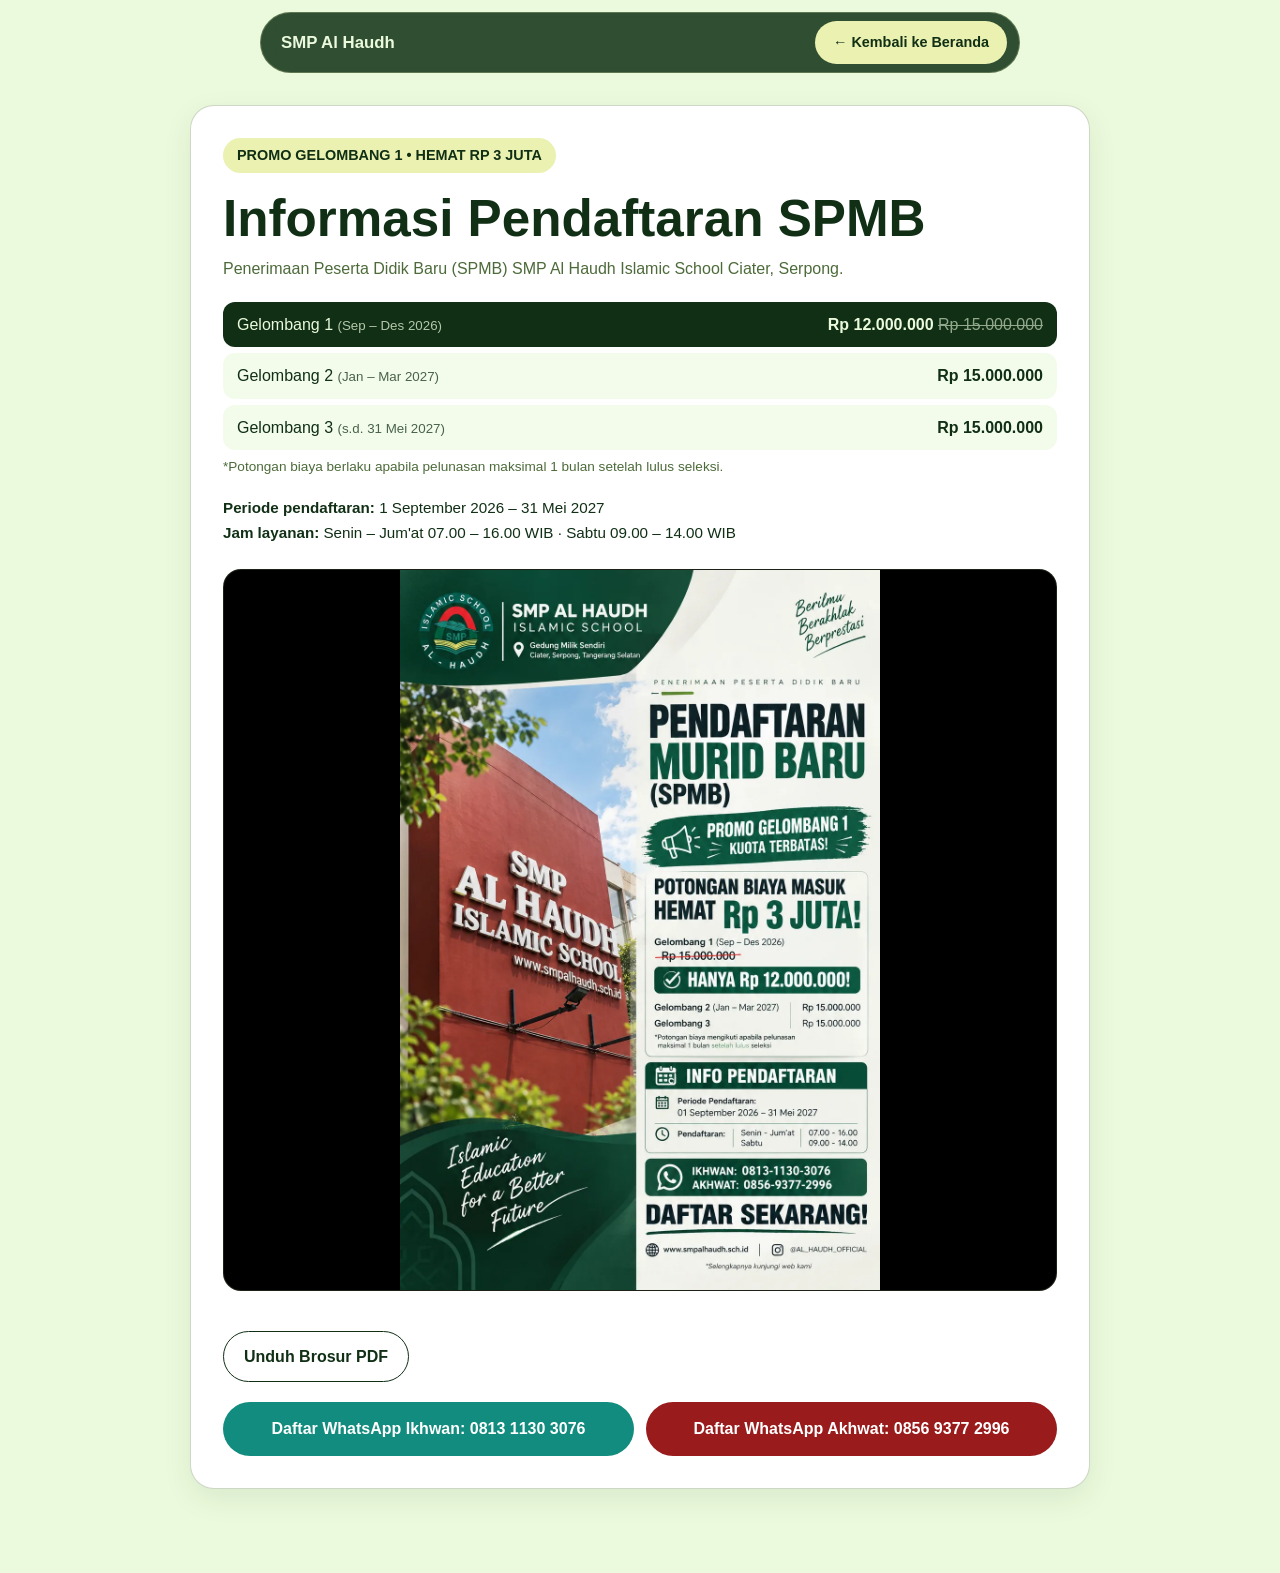
<file: spmb.html>
<!DOCTYPE html>
<html lang="id">

<head>
  <meta charset="utf-8">
  <meta name="viewport" content="width=device-width, initial-scale=1, viewport-fit=cover">
  <!-- Keamanan: halaman ini tidak memakai JavaScript sama sekali → script diblokir total -->
  <meta http-equiv="Content-Security-Policy"
    content="default-src 'self'; script-src 'none'; style-src 'self' 'unsafe-inline' https://fonts.googleapis.com; font-src 'self' https://fonts.gstatic.com; img-src 'self' data:; object-src 'none'; base-uri 'self'; form-action 'self'; upgrade-insecure-requests">
  <meta name="referrer" content="strict-origin-when-cross-origin">
  <title>Pendaftaran SPMB 2027/2028 – SMP Al Haudh Islamic School</title>
  <meta name="description"
    content="Info pendaftaran SPMB 2027/2028 SMP Al Haudh Islamic School, Ciater, Serpong. Gelombang 1 (Sep–Des 2026) hemat Rp 3 juta. Biaya per gelombang, jam layanan, dan kontak WhatsApp panitia.">
  <meta name="theme-color" content="#102F15">
  <link rel="canonical" href="https://www.smpalhaudh.sch.id/spmb.html">
  <meta property="og:type" content="website">
  <meta property="og:locale" content="id_ID">
  <meta property="og:url" content="https://www.smpalhaudh.sch.id/spmb.html">
  <meta property="og:title" content="Pendaftaran SPMB 2027/2028 – SMP Al Haudh">
  <meta property="og:description" content="Gelombang 1 (Sep–Des 2026) hemat Rp 3 juta. Hubungi panitia: Ikhwan 0813-1130-3076, Akhwat 0856-9377-2996.">
  <meta property="og:image" content="https://www.smpalhaudh.sch.id/img/og-image.jpg">
  <meta property="og:image:width" content="1200">
  <meta property="og:image:height" content="630">
  <meta name="twitter:card" content="summary_large_image">
  <link rel="icon" href="favicon.ico" sizes="any">
  <link rel="apple-touch-icon" href="img/apple-touch-icon.png">
  <link rel="preconnect" href="https://fonts.googleapis.com">
  <link rel="preconnect" href="https://fonts.gstatic.com" crossorigin>
  <link
    href="https://fonts.googleapis.com/css2?family=Bricolage+Grotesque:wght@500;700;800&family=Figtree:wght@400;500;600&display=swap"
    rel="stylesheet">
  <style>
    :root {
      --forest: #102F15;
      --sage: #728C5A;
      --lime: #EAF1B1;
      --mint: #EBFADC;
      --ink: #102F15;
      --d: 'Bricolage Grotesque', 'Trebuchet MS', sans-serif;
      --b: 'Figtree', 'Segoe UI', sans-serif;
      box-sizing: border-box;
    }

    *, *::before, *::after {
      box-sizing: inherit;
      margin: 0;
    }

    body {
      font: 400 1rem/1.6 var(--b);
      background: var(--mint);
      color: var(--ink);
      padding-bottom: 60px;
    }

    a {
      color: inherit;
      text-decoration: none;
    }

    nav {
      position: sticky;
      top: 12px;
      z-index: 20;
      display: flex;
      align-items: center;
      justify-content: space-between;
      width: min(760px, 92%);
      margin: 12px auto 32px;
      padding: 8px 12px 8px 20px;
      border-radius: 99px;
      background: rgba(16, 47, 21, .85);
      -webkit-backdrop-filter: blur(14px);
      backdrop-filter: blur(14px);
      border: 1px solid rgba(234, 241, 177, .25);
      color: var(--mint);
    }

    nav b {
      font: 800 1.05rem var(--d);
    }

    .btn {
      display: inline-block;
      padding: 10px 18px;
      border-radius: 99px;
      background: var(--lime);
      color: var(--forest);
      font-weight: 600;
      font-size: .9rem;
    }

    .wrap {
      width: min(900px, 100% - 40px);
      margin-inline: auto;
    }

    .card {
      background: #fff;
      border-radius: 24px;
      padding: 32px;
      border: 1px solid rgba(114, 140, 90, .35);
      box-shadow: 0 10px 30px rgba(16, 47, 21, .08);
      margin-bottom: 24px;
    }

    h1 {
      font: 800 clamp(2rem, 6vw, 3.2rem) var(--d);
      color: var(--forest);
      margin-bottom: 8px;
    }

    .promo {
      display: inline-block;
      background: var(--lime);
      color: var(--forest);
      font-weight: 700;
      padding: 6px 14px;
      border-radius: 99px;
      font-size: .9rem;
      margin-bottom: 16px;
    }

    .poster-wrap {
      border-radius: 18px;
      overflow: hidden;
      border: 1px solid rgba(114, 140, 90, .25);
      text-align: center;
      background: #000;
      margin: 24px 0;
    }

    .poster-wrap img {
      width: 100%;
      max-height: 80vh;
      object-fit: contain;
      display: block;
      margin: 0 auto;
    }

    .cta-grid {
      display: grid;
      grid-template-columns: repeat(auto-fit, minmax(240px, 1fr));
      gap: 12px;
      margin-top: 20px;
    }

    .cta-btn {
      display: flex;
      align-items: center;
      justify-content: center;
      gap: 8px;
      padding: 14px 20px;
      border-radius: 99px;
      font-weight: 600;
      text-align: center;
    }

    .cta-btn.wa-ikhwan {
      background: #128C7E;
      color: #fff;
    }

    .cta-btn.wa-akhwat {
      background: #991B1B;
      color: #fff;
    }

    .waves {
      list-style: none;
      padding: 0;
      margin: 20px 0 6px;
      display: grid;
      gap: 6px;
    }

    .waves li {
      display: flex;
      justify-content: space-between;
      gap: 12px;
      padding: 10px 14px;
      border-radius: 12px;
      background: rgba(235, 250, 220, .6);
    }

    .waves li.now {
      background: var(--forest);
      color: var(--mint);
    }

    .waves small {
      opacity: .75;
    }

    .note {
      font-size: .85rem;
      color: #4d6b3a;
    }

    .info {
      margin-top: 18px;
      font-size: .95rem;
    }

    .dl {
      display: inline-flex;
      margin-top: 16px;
      padding: 12px 20px;
      border-radius: 99px;
      border: 1.5px solid var(--forest);
      font-weight: 600;
    }

    a:focus-visible {
      outline: 3px solid var(--sage);
      outline-offset: 3px;
    }

    .cta-btn.back {
      background: var(--forest);
      color: var(--mint);
    }
  </style>
</head>

<body>
  <nav>
    <b>SMP Al Haudh</b>
    <a class="btn" href="index.html">&larr; Kembali ke Beranda</a>
  </nav>

  <div class="wrap">
    <div class="card">
      <span class="promo">PROMO GELOMBANG 1 &bull; HEMAT RP 3 JUTA</span>
      <h1>Informasi Pendaftaran SPMB</h1>
      <p style="color: #4d6b3a;">Penerimaan Peserta Didik Baru (SPMB) SMP Al Haudh Islamic School Ciater, Serpong.</p>

      <ul class="waves" role="list" aria-label="Biaya masuk per gelombang">
        <li class="now"><span>Gelombang 1 <small>(Sep – Des 2026)</small></span><b>Rp 12.000.000 <s style="opacity:.6;font-weight:400">Rp 15.000.000</s></b></li>
        <li><span>Gelombang 2 <small>(Jan – Mar 2027)</small></span><b>Rp 15.000.000</b></li>
        <li><span>Gelombang 3 <small>(s.d. 31 Mei 2027)</small></span><b>Rp 15.000.000</b></li>
      </ul>
      <p class="note">*Potongan biaya berlaku apabila pelunasan maksimal 1 bulan setelah lulus seleksi.</p>
      <p class="info"><b>Periode pendaftaran:</b> 1 September 2026 – 31 Mei 2027<br>
        <b>Jam layanan:</b> Senin – Jum'at 07.00 – 16.00 WIB · Sabtu 09.00 – 14.00 WIB</p>

      <div class="poster-wrap">
        <img src="img/brosur-1024.webp" srcset="img/brosur-700.webp 700w, img/brosur-1024.webp 1024w"
          sizes="(max-width: 900px) 100vw, 840px" width="1024" height="1536" decoding="async"
          alt="Brosur resmi SPMB SMP Al Haudh 2027/2028: biaya per gelombang, periode & jam layanan, kontak panitia">
      </div>
      <a class="dl" href="brosur.pdf" download="Brosur-SPMB-SMP-Al-Haudh-2027-2028.pdf">Unduh Brosur PDF</a>

      <div class="cta-grid">
        <a class="cta-btn wa-ikhwan" href="https://wa.me/6281311303076?text=Bismillah,%20saya%20ingin%20mendaftar%20SPMB%20SMP%20Al%20Haudh%20Ikhwan" target="_blank" rel="noopener noreferrer">
          Daftar WhatsApp Ikhwan: 0813 1130 3076
        </a>
        <a class="cta-btn wa-akhwat" href="https://wa.me/6285693772996?text=Bismillah,%20saya%20ingin%20mendaftar%20SPMB%20SMP%20Al%20Haudh%20Akhwat" target="_blank" rel="noopener noreferrer">
          Daftar WhatsApp Akhwat: 0856 9377 2996
        </a>
      </div>
    </div>
  </div>
</body>

</html>
</file>
<file: style.css>
/* =========================================================================
   1. DESIGN SYSTEM & 60-30-10 COLOR ARCHITECTURE
   60% Neutral (Atmospheric surfaces & deep forest base)
   30% Secondary (Liquid glass slabs, frosted acrylic panels, chrome)
   10% Accent (Electric Lime #E2F19E for primary CTAs & high salience)
   ========================================================================= */
:root {
  /* 60% Neutral Surfaces */
  --forest-900: #05160A;
  --forest-800: #0A2210;
  --forest-700: #0E2E16;
  --forest-600: #143D1E;
  --canvas-light: #EBF3E4;
  --canvas-warm: #E2ECD8;
  --canvas-surface: #F4F8EE;
  --text-dark: #0A2210;
  --text-muted: #38553F;
  --text-dim: #5B7A63;

  /* 30% Secondary Liquid Glass */
  --glass-light: rgba(255, 255, 255, 0.62);
  --glass-light-strong: rgba(255, 255, 255, 0.82);
  --glass-dark: rgba(10, 34, 16, 0.58);
  --glass-dark-strong: rgba(8, 26, 12, 0.78);
  --glass-border-light: rgba(255, 255, 255, 0.85);
  --glass-border-subtle: rgba(255, 255, 255, 0.40);
  --glass-border-dark: rgba(255, 255, 255, 0.22);
  --glass-specular: inset 0 1.5px 1.5px rgba(255, 255, 255, 0.9);
  --glass-bevel-dark: inset 0 -2px 3px rgba(0, 0, 0, 0.15);

  /* 10% Accent Lime (Von Restorff Effect) */
  --accent-lime: #E2F19E;
  --accent-lime-hover: #EEF8B8;
  --accent-lime-active: #D4E875;
  --accent-glow: rgba(226, 241, 158, 0.50);
  --accent-ink: #081F0E;

  /* Solid Drawing 3D Shadow Layers */
  --shadow-contact: 0 2px 4px rgba(6, 22, 10, 0.06);
  --shadow-ambient: 0 12px 28px rgba(6, 22, 10, 0.08);
  --shadow-deep: 0 28px 64px rgba(6, 22, 10, 0.10);
  --shadow-3d-card:
    0 1px 2px rgba(6, 22, 10, 0.04),
    0 4px 10px rgba(6, 22, 10, 0.06),
    0 16px 36px rgba(6, 22, 10, 0.08),
    0 36px 72px rgba(6, 22, 10, 0.05),
    inset 0 1.5px 1.5px rgba(255, 255, 255, 0.95),
    inset 0 -1.5px 2px rgba(6, 22, 10, 0.05);

  /* Typography */
  --font-display: 'Bricolage Grotesque', -apple-system, BlinkMacSystemFont, sans-serif;
  --font-body: 'Plus Jakarta Sans', 'Figtree', -apple-system, BlinkMacSystemFont, sans-serif;

  /* Animation Easing (Slow in, Slow out & Spring overshoot) */
  --ease-out-expo: cubic-bezier(0.16, 1, 0.3, 1);
  --ease-spring: cubic-bezier(0.34, 1.56, 0.64, 1);
  --ease-squash: cubic-bezier(0.2, 0.8, 0.2, 1);
  --ease-smooth: cubic-bezier(0.4, 0, 0.2, 1);
  --time-quick: 0.2s;
  --time-standard: 0.35s;

  /* Radii */
  --radius-sm: 10px;
  --radius-md: 16px;
  --radius-lg: 24px;
  --radius-xl: 32px;
  --radius-pill: 9999px;

  box-sizing: border-box;
  padding-top: env(safe-area-inset-top, 0px);
  padding-bottom: env(safe-area-inset-bottom, 0px);
}

*,
*::before,
*::after {
  box-sizing: inherit;
  margin: 0;
  padding: 0;
}

html {
  /* JANGAN pakai scroll-behavior: smooth di sini — mengacaukan pengukuran GSAP ScrollTrigger
     saat halaman dibuka/di-reload dalam posisi sudah di bawah (teks hero jadi pudar & tergeser).
     Scroll halus untuk klik menu sudah ditangani JavaScript (scrollTo behavior: 'smooth'). */
  scroll-padding-top: 86px;
  background: var(--forest-900);
}

body {
  font: 400 1rem/1.65 var(--font-body);
  background: var(--canvas-light);
  color: var(--text-dark);
  overflow-x: hidden;
  -webkit-font-smoothing: antialiased;
  -moz-osx-font-smoothing: grayscale;
}

body.preloader-active {
  overflow: hidden;
}

/* =========================================================================
   0. WELCOMING ANIMATION (digerakkan GSAP di script.js) — sederhana & linear:
   bulatan muncul → bergeser ke samping sambil "AL HAUDH" terbuka →
   latar memudar, bulatan terbang & berubah menjadi bola logo di hero (.orb.o1),
   yang lalu terus bergerak pelan.
   ========================================================================= */
#app-preloader {
  position: fixed;
  inset: 0;
  z-index: 999999;
  overflow: hidden;
  cursor: pointer;
  /* pengaman: bila JavaScript gagal total, tirai tetap hilang setelah 6 detik */
  animation: plFailsafe 0s 6s forwards;
}

.no-preloader #app-preloader {
  display: none;
}

body.preloader-active {
  animation: plUnlock 0s 6s forwards;
}

@keyframes plFailsafe {
  to { visibility: hidden; opacity: 0; pointer-events: none; }
}

@keyframes plUnlock {
  to { overflow: auto; }
}

.pl-bg {
  position: absolute;
  inset: 0;
  background: var(--forest-800);
}

/* Ukuran elemen = ukuran bola logo di hero; saat intro tampil diperkecil (scale)
   supaya tetap tajam ketika membesar. */
.pl-dot {
  position: absolute;
  left: 50%;
  top: 50%;
  width: 300px;
  height: 300px;
  margin: -150px 0 0 -150px; /* dipusatkan lewat margin (JS menyesuaikan), bukan translate */
  border-radius: 50%;
  background: var(--accent-lime);
  transform: scale(0);
}

/* Catatan: jangan pakai properti CSS `translate` pada elemen yang digerakkan GSAP —
   GSAP menggabungkannya ke transform dan persentasenya bisa hilang (terjadi di HP). */
.pl-text {
  position: absolute;
  left: 50%;
  top: 50%;
  transform: translate(-50%, -50%);
  font: 800 clamp(2.6rem, 8vw, 5rem) / 1 var(--font-display);
  letter-spacing: -0.02em;
  color: #FFFFFF;
  white-space: nowrap;
  clip-path: inset(0 100% 0 0);
}

/* Tanpa GSAP: tulisan langsung tampil, lalu tirai memudar */
#app-preloader.pl-static .pl-text { clip-path: none; }
#app-preloader.pl-static .pl-dot { display: none; }
#app-preloader.lift-up {
  opacity: 0;
  pointer-events: none;
  transition: opacity 0.6s ease;
}

/* Ambient atmospheric background textures for glassmorphism refraction */
.bg-mesh-canvas {
  position: relative;
  background:
    radial-gradient(ellipse 70% 50% at 15% 25%, rgba(162, 215, 142, 0.22) 0%, transparent 60%),
    radial-gradient(ellipse 65% 60% at 85% 70%, rgba(120, 185, 105, 0.16) 0%, transparent 60%),
    radial-gradient(ellipse 55% 45% at 50% 90%, rgba(200, 235, 180, 0.18) 0%, transparent 65%),
    var(--canvas-light);
}

a {
  color: inherit;
  text-decoration: none;
}

button {
  font: inherit;
  border: none;
  background: none;
  cursor: pointer;
}

img {
  max-width: 100%;
  height: auto;
  display: block;
}

h1,
h2,
h3,
h4,
h5,
h6 {
  font-family: var(--font-display);
  line-height: 1.12;
  letter-spacing: -0.028em;
  color: var(--text-dark);
}

.wrap {
  width: min(1200px, 100% - 44px);
  margin-inline: auto;
}

@media(max-width: 640px) {
  .wrap {
    width: min(1200px, 100% - 24px);
  }
}

/* =========================================================================
   2. PERSISTENT LIQUID GLASS NAVIGATION BAR (APPLE VISIONOS AESTHETICS)
   - Shrink header on scroll (Scroll Effect 5)
   - Refractive frosted glass island with top specular edge
   - High tactile feedback, zero overlapping
   ========================================================================= */
nav {
  position: fixed;
  top: 14px;
  left: 50%;
  transform: translateX(-50%);
  z-index: 100;
  width: min(1120px, calc(100% - 28px));
  display: flex;
  align-items: center;
  justify-content: space-between;
  padding: 8px 10px 8px 18px;
  border-radius: var(--radius-pill);
  background: rgba(10, 32, 14, 0.42);
  backdrop-filter: blur(36px) saturate(240%) brightness(1.12);
  -webkit-backdrop-filter: blur(36px) saturate(240%) brightness(1.12);
  border: 1.5px solid rgba(255, 255, 255, 0.32);
  box-shadow:
    0 20px 48px rgba(0, 0, 0, 0.28),
    0 4px 12px rgba(0, 0, 0, 0.16),
    inset 0 1.5px 1.5px rgba(255, 255, 255, 0.75),
    inset 0 -1.5px 2px rgba(0, 0, 0, 0.2);
  color: #FFFFFF;
  transition: all 0.35s var(--ease-out-expo);
}

nav.scrolled {
  top: 8px;
  padding: 6px 10px 6px 16px;
  width: min(1060px, calc(100% - 20px));
  background: rgba(7, 24, 10, 0.72);
  backdrop-filter: blur(44px) saturate(260%) brightness(1.06);
  -webkit-backdrop-filter: blur(44px) saturate(260%) brightness(1.06);
  border-color: rgba(255, 255, 255, 0.46);
  box-shadow:
    0 24px 60px rgba(0, 0, 0, 0.38),
    0 6px 16px rgba(0, 0, 0, 0.22),
    inset 0 1.5px 2px rgba(255, 255, 255, 0.88),
    inset 0 -1.5px 2px rgba(0, 0, 0, 0.25);
}

.nav-brand {
  display: flex;
  align-items: center;
  gap: 12px;
  white-space: nowrap;
  flex-shrink: 0;
}

.nav-logo {
  width: 38px;
  height: 38px;
  border-radius: 50%;
  background: #FFFFFF;
  border: 1.5px solid rgba(255, 255, 255, 0.9);
  box-shadow: 0 4px 12px rgba(0, 0, 0, 0.25);
  display: grid;
  place-items: center;
  padding: 2px;
  flex-shrink: 0;
  transition: transform 0.25s var(--ease-spring);
}

.nav-brand:hover .nav-logo {
  transform: scale(1.08) rotate(-4deg);
}

.nav-logo img {
  width: 100%;
  height: 100%;
  object-fit: contain;
}

nav b {
  font: 800 1.05rem var(--font-display);
  letter-spacing: -0.015em;
  color: #FFFFFF;
  white-space: nowrap;
}

/* Balanced Nav Links */
nav .links {
  display: none;
  align-items: center;
  gap: 2px;
  font-weight: 600;
  font-size: 0.84rem;
}

nav .links a {
  color: rgba(235, 248, 222, 0.92);
  padding: 7px 11px;
  border-radius: var(--radius-pill);
  white-space: nowrap;
  transition: all 0.22s var(--ease-smooth);
  position: relative;
}

nav .links a:hover {
  background: rgba(255, 255, 255, 0.18);
  color: #FFFFFF;
  box-shadow: inset 0 1px 1px rgba(255, 255, 255, 0.45);
  transform: translateY(-1px);
}

.nav-actions {
  display: flex;
  align-items: center;
  gap: 8px;
  flex-shrink: 0;
}

/* Hamburger for Mobile */
.nav-hamburger {
  display: none;
  width: 40px;
  height: 40px;
  border-radius: 50%;
  background: rgba(255, 255, 255, 0.16);
  backdrop-filter: blur(16px);
  -webkit-backdrop-filter: blur(16px);
  border: 1.5px solid rgba(255, 255, 255, 0.40);
  color: #FFFFFF;
  align-items: center;
  justify-content: center;
  cursor: pointer;
  padding: 0;
  transition: all 0.25s var(--ease-spring);
  box-shadow: 0 4px 12px rgba(0, 0, 0, 0.15), inset 0 1px 1px rgba(255, 255, 255, 0.5);
}

.nav-hamburger:hover {
  background: rgba(255, 255, 255, 0.28);
  transform: scale(1.05);
}

.nav-hamburger svg {
  width: 20px;
  height: 20px;
  stroke: #FFFFFF;
  stroke-width: 2.2;
}

@media(min-width: 960px) {
  nav .links {
    display: flex;
  }
}

@media(max-width: 959px) {
  nav {
    padding: 6px 8px 6px 12px;
    top: 10px;
    width: calc(100% - 20px);
  }

  nav b {
    font-size: 0.95rem;
  }

  .nav-logo {
    width: 32px;
    height: 32px;
  }

  .nav-actions .nav-elearning {
    display: none !important;
  }

  .nav-actions .btn-tactile-lime {
    padding: 8px 14px !important;
    font-size: 0.8rem !important;
    min-height: 36px !important;
  }

  .nav-hamburger {
    display: inline-flex;
  }
}

/* Mobile Glass Drawer */
.mobile-menu-drawer {
  position: fixed;
  inset: 0;
  z-index: 99;
  background: rgba(7, 24, 10, 0.86);
  backdrop-filter: blur(36px) saturate(220%);
  -webkit-backdrop-filter: blur(36px) saturate(220%);
  display: flex;
  flex-direction: column;
  padding: 90px 24px 36px;
  opacity: 0;
  visibility: hidden;
  pointer-events: none;
  transform: translateY(-12px);
  transition: opacity 0.35s var(--ease-out-expo), transform 0.35s var(--ease-out-expo), visibility 0s 0.35s;
  overflow-y: auto;
}

.mobile-menu-drawer.open {
  opacity: 1;
  visibility: visible;
  pointer-events: auto;
  transform: translateY(0);
  transition: opacity 0.35s var(--ease-out-expo), transform 0.35s var(--ease-out-expo), visibility 0s;
}

.mobile-menu-header {
  display: flex;
  justify-content: space-between;
  align-items: center;
  padding-bottom: 16px;
  border-bottom: 1px solid rgba(255, 255, 255, 0.15);
  margin-bottom: 18px;
}

.mobile-menu-title {
  font-size: 0.8rem;
  font-weight: 700;
  letter-spacing: 0.1em;
  color: var(--accent-lime);
  text-transform: uppercase;
}

.mobile-menu-links {
  display: flex;
  flex-direction: column;
  gap: 8px;
}

.mobile-menu-links a {
  color: #FFFFFF;
  font-size: 1.05rem;
  font-weight: 600;
  padding: 12px 16px;
  border-radius: var(--radius-md);
  background: rgba(255, 255, 255, 0.08);
  border: 1px solid rgba(255, 255, 255, 0.12);
  display: flex;
  align-items: center;
  justify-content: space-between;
  transition: all 0.2s ease;
}

.mobile-menu-links a:active {
  background: rgba(255, 255, 255, 0.18);
  color: var(--accent-lime);
  transform: scale(0.98);
}

/* =========================================================================
   3. 2026 BUTTON STYLES & SOLID DRAWING (TACTILE 3D + LIQUID GLASS)
   - Solid Drawing: 3D physical extrusion lip + specular highlight curve
   - Squash & Stretch: Squashes on press, stretches on release with spring
   - Origin awareness: Dynamic click ripple from exact mouse coordinate
   - Follow-through: Icon shifts 50ms after the button stops moving
   ========================================================================= */

/* Base Button Foundation (Fitts's Law + Doherty Threshold) */
.btn {
  position: relative;
  display: inline-flex;
  align-items: center;
  justify-content: center;
  gap: 10px;
  min-height: 48px;
  padding: 12px 24px;
  border-radius: var(--radius-pill);
  font-weight: 700;
  font-size: 0.94rem;
  letter-spacing: -0.01em;
  cursor: pointer;
  user-select: none;
  white-space: nowrap;
  overflow: hidden;
  transform-origin: center center;
  transition: transform 0.18s var(--ease-squash), box-shadow 0.22s var(--ease-smooth), background 0.2s, border-color 0.2s;
  -webkit-tap-highlight-color: transparent;
}

/* Dynamic Origin Ripple */
.origin-ripple {
  position: absolute;
  border-radius: 50%;
  background: radial-gradient(circle, rgba(255, 255, 255, 0.7) 0%, rgba(255, 255, 255, 0) 70%);
  transform: translate(-50%, -50%) scale(0);
  animation: rippleExpand 0.55s var(--ease-out-expo) forwards;
  pointer-events: none;
  z-index: 10;
}

@keyframes rippleExpand {
  to {
    transform: translate(-50%, -50%) scale(3.5);
    opacity: 0;
  }
}

/* Shimmer Sheen on Button (Secondary Action) */
.btn::after {
  content: '';
  position: absolute;
  top: -50%;
  left: -60%;
  width: 40%;
  height: 200%;
  background: linear-gradient(90deg, transparent, rgba(255, 255, 255, 0.45), transparent);
  transform: rotate(25deg);
  opacity: 0;
  transition: opacity 0.2s;
  pointer-events: none;
}

.btn:hover::after {
  opacity: 1;
  animation: buttonShine 0.85s var(--ease-smooth) forwards;
}

@keyframes buttonShine {
  0% {
    left: -60%;
  }

  100% {
    left: 140%;
  }
}

/* Follow-through on Button Icons */
.btn svg {
  transition: transform 0.24s var(--ease-smooth) 0.04s;
}

.btn:hover svg {
  transform: translateX(3px);
}

/* --- STYLE 01: TACTILE 3D LIME BUTTON (10% ACCENT / VON RESTORFF) --- */
/* Real physical 3D extrusion lip + specular highlight top */
.btn-tactile-lime {
  background: linear-gradient(180deg, #F0F9BE 0%, #D8EC86 100%);
  color: var(--accent-ink);
  border: 1.5px solid rgba(255, 255, 255, 0.95);
  box-shadow:
    0 4px 0 #A8C448,
    /* Solid Drawing physical extrusion lip */
    0 8px 24px rgba(10, 34, 15, 0.24),
    inset 0 2px 2px #FFFFFF,
    /* Specular top edge */
    inset 0 -1.5px 2px rgba(10, 34, 15, 0.12);
}

.btn-pulse {
  animation: limePulseAura 2.8s ease-in-out 1.2s 4;
}

@keyframes limePulseAura {

  0%,
  100% {
    box-shadow:
      0 4px 0 #A8C448,
      0 8px 24px rgba(10, 34, 15, 0.24),
      inset 0 2px 2px #FFFFFF,
      0 0 0 0 rgba(226, 241, 158, 0.55);
  }

  50% {
    box-shadow:
      0 4px 0 #A8C448,
      0 8px 24px rgba(10, 34, 15, 0.24),
      inset 0 2px 2px #FFFFFF,
      0 0 0 14px rgba(226, 241, 158, 0);
  }
}

.btn-tactile-lime:hover {
  animation: none;
  transform: translateY(-2px);
  box-shadow:
    0 6px 0 #A8C448,
    0 14px 32px rgba(10, 34, 15, 0.32),
    inset 0 2px 2.5px #FFFFFF;
}

/* Squash on Click: physically depresses the 3D key! */
.btn-tactile-lime:active {
  transform: scale(0.97, 0.93) translateY(3px) !important;
  box-shadow:
    0 1px 0 #A8C448,
    0 4px 10px rgba(10, 34, 15, 0.20),
    inset 0 1px 1px #FFFFFF !important;
  transition-duration: 0.06s !important;
}

/* --- STYLE 02: LIQUID GLASS BUTTON --- */
.btn-liquid-glass {
  background: rgba(255, 255, 255, 0.18);
  backdrop-filter: blur(24px) saturate(220%);
  -webkit-backdrop-filter: blur(24px) saturate(220%);
  color: #FFFFFF;
  border: 1.5px solid rgba(255, 255, 255, 0.55);
  box-shadow:
    0 3px 0 rgba(255, 255, 255, 0.25),
    /* 3D glass edge lip */
    0 8px 24px rgba(0, 0, 0, 0.16),
    inset 0 2px 2px rgba(255, 255, 255, 0.85),
    inset 0 -1.5px 2px rgba(0, 0, 0, 0.18);
}

.btn-liquid-glass:hover {
  background: rgba(255, 255, 255, 0.28);
  border-color: rgba(255, 255, 255, 0.85);
  transform: translateY(-2px);
  box-shadow:
    0 5px 0 rgba(255, 255, 255, 0.35),
    0 14px 32px rgba(0, 0, 0, 0.24),
    inset 0 2px 2.5px rgba(255, 255, 255, 0.95);
}

.btn-liquid-glass:active {
  transform: scale(0.97, 0.93) translateY(2px) !important;
  box-shadow:
    0 1px 0 rgba(255, 255, 255, 0.2),
    0 4px 12px rgba(0, 0, 0, 0.18),
    inset 0 1.5px 1.5px rgba(255, 255, 255, 0.8) !important;
  transition-duration: 0.06s !important;
}

/* --- STYLE 03: TACTILE WHATSAPP BUTTON --- */
.btn-tactile-wa {
  background: linear-gradient(180deg, #00A682 0%, #008769 100%);
  color: #FFFFFF;
  border: 1.5px solid rgba(255, 255, 255, 0.40);
  box-shadow:
    0 3px 0 #005F4A,
    0 8px 22px rgba(0, 100, 80, 0.35),
    inset 0 1.5px 1.5px rgba(255, 255, 255, 0.5);
}

.btn-tactile-wa:hover {
  background: linear-gradient(180deg, #00B58E 0%, #009474 100%);
  transform: translateY(-2px);
  box-shadow:
    0 5px 0 #005F4A,
    0 12px 28px rgba(0, 100, 80, 0.45),
    inset 0 2px 2px rgba(255, 255, 255, 0.6);
}

.btn-tactile-wa:active {
  transform: scale(0.97, 0.93) translateY(2px) !important;
  box-shadow:
    0 1px 0 #005F4A,
    0 4px 10px rgba(0, 100, 80, 0.3) !important;
  transition-duration: 0.06s !important;
}

/* --- STYLE 04: FROSTED GLASS PILL LINK --- */
.btn-glass-pill {
  background: rgba(255, 255, 255, 0.12);
  backdrop-filter: blur(16px);
  -webkit-backdrop-filter: blur(16px);
  color: rgba(235, 248, 222, 0.95);
  border: 1.5px solid rgba(255, 255, 255, 0.35);
  box-shadow: 0 4px 14px rgba(0, 0, 0, 0.12), inset 0 1px 1px rgba(255, 255, 255, 0.4);
}

.btn-glass-pill:hover {
  background: rgba(255, 255, 255, 0.22);
  border-color: rgba(255, 255, 255, 0.65);
  color: #FFFFFF;
  transform: translateY(-2px);
}

/* Chips (Pills) */
.chip {
  font-family: var(--font-body);
  font-size: 0.78rem;
  font-weight: 700;
  letter-spacing: 0.04em;
  text-transform: uppercase;
  padding: 6px 16px;
  border-radius: var(--radius-pill);
  display: inline-flex;
  align-items: center;
  gap: 6px;
  background: rgba(255, 255, 255, 0.18);
  backdrop-filter: blur(16px);
  -webkit-backdrop-filter: blur(16px);
  border: 1.5px solid rgba(255, 255, 255, 0.45);
  box-shadow: 0 4px 14px rgba(0, 0, 0, 0.1), inset 0 1px 1px rgba(255, 255, 255, 0.65);
  color: var(--canvas-light);
}

.chip.chip-light {
  background: rgba(255, 255, 255, 0.70);
  border-color: rgba(255, 255, 255, 0.95);
  color: var(--forest-800);
  box-shadow: 0 4px 14px rgba(10, 34, 15, 0.06), inset 0 1px 1.5px #FFFFFF;
}

/* =========================================================================
   4. HERO SECTION (SOLID DRAWING + ZOOM-OUT PARALLAX + FIXED BUTTONS)
   ========================================================================= */
.hero {
  position: relative;
  min-height: 100svh;
  background: var(--forest-900);
  color: var(--canvas-light);
  display: flex;
  flex-direction: column;
  justify-content: flex-end;
  padding: 130px 0 100px;
  overflow: hidden;
}

/* Scroll 1: Zoom-out Hero Parallax Background */
.hero-parallax-bg {
  position: absolute;
  inset: 0;
  background:
    linear-gradient(180deg, rgba(5, 22, 10, 0.50) 0%, rgba(10, 34, 16, 0.82) 80%, rgba(5, 22, 10, 0.96) 100%),
    url('img/foto2-1080.webp') center/cover no-repeat;
  transform: scale(1.10);
  transform-origin: center center;
  z-index: 1;
}

/* Architectural Outline Wireframe Title */
.hero-architectural-title {
  position: absolute;
  top: clamp(140px, 20vh, 230px);
  left: -8px;
  font: 800 clamp(6rem, 24vw, 17rem)/0.8 var(--font-display);
  color: transparent;
  -webkit-text-stroke: 2.5px rgba(226, 241, 158, 0.40);
  letter-spacing: -0.04em;
  pointer-events: none;
  user-select: none;
  z-index: 2;
  white-space: nowrap;
}

/* Solid Drawing: 3D Floating Glass Marble Orb with Official Logo */
.orb {
  position: absolute;
  border-radius: 50%;
  overflow: hidden;
  z-index: 3;
  pointer-events: none;
  display: grid;
  place-items: center;
  box-shadow:
    0 24px 60px rgba(0, 0, 0, 0.55),
    0 4px 14px rgba(0, 0, 0, 0.35),
    inset 0 4px 8px rgba(255, 255, 255, 0.85),
    inset 0 -6px 12px rgba(0, 0, 0, 0.5);
  border: 2px solid rgba(255, 255, 255, 0.75);
  animation: floatMarble 6s ease-in-out infinite;
}

.orb::before {
  content: '';
  position: absolute;
  top: 6%;
  left: 12%;
  width: 45%;
  height: 30%;
  border-radius: 50%;
  background: radial-gradient(ellipse at center, rgba(255, 255, 255, 0.95) 0%, rgba(255, 255, 255, 0) 75%);
  transform: rotate(-30deg);
  pointer-events: none;
  z-index: 4;
}

.orb.o1 {
  width: clamp(200px, 28vw, 360px);
  height: clamp(200px, 28vw, 360px);
  right: clamp(10px, 6vw, 80px);
  top: clamp(160px, 26vh, 280px);
  background: radial-gradient(circle at 35% 30%, #FFFFFF 0%, #F0F6EE 45%, #D4E4D0 85%, #92AC8E 100%);
}

.orb.o1 img {
  width: 82%;
  height: 82%;
  object-fit: contain;
  filter: drop-shadow(0 8px 16px rgba(0, 0, 0, 0.22));
}

@keyframes floatMarble {

  0%,
  100% {
    transform: translateY(0) rotate(0deg);
  }

  50% {
    transform: translateY(-16px) rotate(2deg);
  }
}

.hero-inner {
  position: relative;
  z-index: 5;
  max-width: 800px;
}

.hero-h1 {
  font-size: clamp(2.8rem, 7vw, 5.2rem);
  line-height: 1.04;
  font-weight: 800;
  color: #FFFFFF;
  margin-top: 18px;
  margin-bottom: 20px;
  text-shadow: 0 4px 24px rgba(0, 0, 0, 0.4);
}

.hero-p {
  font-size: clamp(1.02rem, 2vw, 1.25rem);
  color: rgba(235, 248, 222, 0.92);
  max-width: 600px;
  margin-bottom: 32px;
  text-shadow: 0 2px 8px rgba(0, 0, 0, 0.35);
}

/* Hick's Law: Clean Hero CTA Action Row (No collisions!) */
.hero-actions {
  display: flex;
  align-items: center;
  gap: 14px;
  flex-wrap: wrap;
}

@media(max-width: 580px) {
  .hero-actions {
    flex-direction: column;
    align-items: stretch;
    gap: 12px;
  }

  .hero-actions .btn {
    width: 100%;
    justify-content: center;
  }

  .hero {
    padding-top: 220px;
  }

  .orb.o1 {
    width: 110px;
    height: 110px;
    right: 16px;
    top: 92px;
    border-width: 1.5px;
  }
}

/* Scroll Indicator (Anticipation) */
.scroll-indicator {
  position: absolute;
  bottom: 24px;
  left: 50%;
  transform: translateX(-50%);
  z-index: 5;
  display: flex;
  flex-direction: column;
  align-items: center;
  gap: 6px;
  color: rgba(235, 248, 222, 0.65);
  font-size: 0.72rem;
  font-weight: 600;
  letter-spacing: 0.08em;
  text-transform: uppercase;
  animation: indicatorBounce 2s ease-in-out infinite;
}

@keyframes indicatorBounce {

  0%,
  100% {
    transform: translateX(-50%) translateY(0);
  }

  50% {
    transform: translateX(-50%) translateY(6px);
  }
}

/* =========================================================================
   5. STATS CAPSULES (SOLID DRAWING + COUNT UP + TILT IN)
   - 4 Tactile Liquid Glass Capsules
   - Contact shadow + Ambient shadow + Top specular lip
   - Count-up numbers (Scroll Effect 7)
   ========================================================================= */
.stats-strip {
  position: relative;
  z-index: 10;
  margin-top: -60px;
  padding-bottom: 40px;
}

.stats-grid {
  display: grid;
  grid-template-columns: repeat(4, 1fr);
  gap: 16px;
}

@media(max-width: 990px) {
  .stats-grid {
    grid-template-columns: repeat(2, 1fr);
  }
}

@media(max-width: 480px) {
  .stats-grid {
    grid-template-columns: repeat(2, 1fr);
    gap: 10px;
  }
}

/* Solid Drawing: 3D Physics & Slow-in Slow-out Tilt Foundation */
.tilt-card {
  transform-style: preserve-3d;
  transition: transform 0.85s cubic-bezier(0.16, 1, 0.3, 1), box-shadow 0.85s cubic-bezier(0.16, 1, 0.3, 1);
}

/* Solid Drawing Card Component */
.stats-card {
  position: relative;
  background: rgba(255, 255, 255, 0.68);
  backdrop-filter: blur(28px) saturate(210%);
  -webkit-backdrop-filter: blur(28px) saturate(210%);
  border: 1.5px solid var(--glass-border-light);
  border-radius: var(--radius-lg);
  padding: 24px 20px;
  box-shadow: var(--shadow-3d-card);
  overflow: hidden;
  transform-style: preserve-3d;
  transition: transform 0.85s cubic-bezier(0.16, 1, 0.3, 1), box-shadow 0.85s cubic-bezier(0.16, 1, 0.3, 1);
}

.stats-card::before {
  content: '';
  position: absolute;
  top: 0;
  left: 0;
  right: 0;
  height: 2px;
  background: linear-gradient(90deg, transparent, rgba(255, 255, 255, 0.95), transparent);
  pointer-events: none;
}

.stats-card:hover {
  box-shadow:
    0 4px 8px rgba(6, 22, 10, 0.06),
    0 18px 42px rgba(6, 22, 10, 0.12),
    0 48px 84px rgba(6, 22, 10, 0.08),
    inset 0 2px 3px #FFFFFF,
    inset 0 -1.5px 2px rgba(6, 22, 10, 0.06);
}

.stats-card-watermark {
  position: absolute;
  bottom: -10px;
  right: 0;
  font: 800 5.5rem/1 var(--font-display);
  color: rgba(10, 34, 15, 0.05);
  pointer-events: none;
  user-select: none;
  letter-spacing: -0.05em;
}

.stats-card-top {
  display: flex;
  justify-content: space-between;
  align-items: center;
  margin-bottom: 14px;
}

.stats-tag {
  font-size: 0.72rem;
  font-weight: 800;
  letter-spacing: 0.06em;
  text-transform: uppercase;
  color: var(--text-dim);
}

.stats-ico {
  width: 36px;
  height: 36px;
  border-radius: var(--radius-md);
  background: rgba(226, 241, 158, 0.35);
  border: 1px solid rgba(226, 241, 158, 0.6);
  display: grid;
  place-items: center;
  color: var(--forest-800);
  box-shadow: inset 0 1px 1px #FFFFFF;
}

.stats-ico svg {
  width: 18px;
  height: 18px;
}

.stats-val {
  font: 800 clamp(1.8rem, 3.5vw, 2.4rem)/1.1 var(--font-display);
  color: var(--forest-900);
  margin-bottom: 4px;
  display: flex;
  align-items: baseline;
  gap: 2px;
}

.stats-desc {
  font-size: 0.88rem;
  font-weight: 600;
  color: var(--text-muted);
  line-height: 1.4;
}

.stats-pills {
  display: flex;
  gap: 6px;
  flex-wrap: wrap;
  margin-top: 14px;
}

.stats-pill-mini {
  font-size: 0.74rem;
  font-weight: 700;
  padding: 4px 10px;
  border-radius: var(--radius-pill);
  background: rgba(255, 255, 255, 0.85);
  border: 1px solid rgba(255, 255, 255, 0.95);
  color: var(--forest-800);
  box-shadow: inset 0 1px 1px #FFFFFF, 0 2px 6px rgba(10, 34, 15, 0.04);
}

/* =========================================================================
   6. SECTION HEADERS & ASYMMETRIC BENTO GRIDS
   (NO MORE 70% AI SLOP / PASARAN LAYOUT!)
   ========================================================================= */
section {
  padding: 90px 0;
  position: relative;
}

.section-head {
  margin-bottom: 48px;
  max-width: 680px;
}

.section-title {
  font-size: clamp(2.2rem, 5vw, 3.4rem);
  font-weight: 800;
  margin-top: 12px;
  margin-bottom: 14px;
  line-height: 1.08;
}

.section-desc {
  font-size: 1.05rem;
  color: var(--text-muted);
  line-height: 1.6;
}


/* --- PROFIL: BESPOKE BENTO ARCHITECTURE --- */
.profil-bento {
  display: grid;
  grid-template-columns: 1.35fr 1fr;
  gap: 24px;
  align-items: stretch;
}

@media(max-width: 900px) {
  .profil-bento {
    grid-template-columns: 1fr;
  }
}

.visi-card-hero {
  background: rgba(255, 255, 255, 0.68);
  backdrop-filter: blur(28px) saturate(200%);
  -webkit-backdrop-filter: blur(28px) saturate(200%);
  border: 1.5px solid var(--glass-border-light);
  border-radius: var(--radius-xl);
  padding: 42px 38px;
  box-shadow: var(--shadow-3d-card);
  display: flex;
  flex-direction: column;
  justify-content: space-between;
  position: relative;
  overflow: hidden;
}

.visi-card-hero::before {
  content: '“';
  position: absolute;
  top: -20px;
  right: 20px;
  font: 800 12rem/1 var(--font-display);
  color: rgba(10, 34, 15, 0.04);
  pointer-events: none;
}

.visi-quote {
  font: 700 clamp(1.4rem, 2.5vw, 1.85rem)/1.35 var(--font-display);
  color: var(--forest-900);
  margin: 20px 0;
}

.misi-stack {
  display: flex;
  flex-direction: column;
  gap: 14px;
}

.misi-tile {
  background: rgba(255, 255, 255, 0.65);
  backdrop-filter: blur(24px) saturate(190%);
  -webkit-backdrop-filter: blur(24px) saturate(190%);
  border: 1.5px solid var(--glass-border-light);
  border-radius: var(--radius-lg);
  padding: 22px 24px;
  box-shadow: var(--shadow-3d-card);
  display: flex;
  gap: 16px;
  align-items: flex-start;
  transform-style: preserve-3d;
  transition: transform 0.85s cubic-bezier(0.16, 1, 0.3, 1), box-shadow 0.85s cubic-bezier(0.16, 1, 0.3, 1);
}

.misi-tile:hover {
  box-shadow:
    0 4px 10px rgba(6, 22, 10, 0.06),
    0 16px 36px rgba(6, 22, 10, 0.1),
    inset 0 1.5px 2px #FFFFFF;
}

.misi-num {
  font-size: 0.76rem;
  font-weight: 800;
  color: var(--forest-800);
  background: rgba(226, 241, 158, 0.45);
  border: 1px solid rgba(226, 241, 158, 0.7);
  padding: 4px 10px;
  border-radius: var(--radius-pill);
  white-space: nowrap;
  margin-top: 2px;
}

.misi-content h4 {
  font-size: 1.12rem;
  font-weight: 700;
  margin-bottom: 6px;
  color: var(--forest-900);
}

.misi-content p {
  font-size: 0.92rem;
  color: var(--text-muted);
  line-height: 1.5;
}

/* =========================================================================
   7. PROGRAM SECTION: LIQUID GLASS SEGMENTED SWITCHER + SHOWCASE
   ========================================================================= */
#program {
  background:
    radial-gradient(ellipse 70% 60% at 85% 20%, rgba(135, 205, 120, 0.20) 0%, transparent 60%),
    radial-gradient(ellipse 60% 70% at 15% 80%, rgba(100, 175, 90, 0.15) 0%, transparent 60%),
    var(--canvas-warm);
}

.program-segmented-bar {
  display: flex;
  gap: 6px;
  padding: 6px;
  background: rgba(255, 255, 255, 0.55);
  backdrop-filter: blur(24px) saturate(200%);
  -webkit-backdrop-filter: blur(24px) saturate(200%);
  border: 1.5px solid var(--glass-border-light);
  border-radius: var(--radius-pill);
  box-shadow: 0 8px 24px rgba(10, 34, 15, 0.06), inset 0 1.5px 1.5px #FFFFFF;
  overflow-x: auto;
  margin-bottom: 32px;
  scrollbar-width: none;
}

.program-segmented-bar::-webkit-scrollbar {
  display: none;
}

.seg-btn {
  flex: 1;
  min-width: 160px;
  padding: 12px 18px;
  border-radius: var(--radius-pill);
  font-size: 0.88rem;
  font-weight: 700;
  color: var(--text-muted);
  text-align: center;
  transition: all 0.26s var(--ease-spring);
  white-space: nowrap;
}

.seg-btn.active {
  background: var(--forest-900);
  color: var(--accent-lime);
  box-shadow: 0 4px 14px rgba(10, 34, 15, 0.25), inset 0 1.5px 1.5px rgba(255, 255, 255, 0.2);
}

.program-showcase-box {
  background: rgba(255, 255, 255, 0.70);
  backdrop-filter: blur(32px) saturate(220%);
  -webkit-backdrop-filter: blur(32px) saturate(220%);
  border: 1.5px solid var(--glass-border-light);
  border-radius: var(--radius-xl);
  padding: 44px;
  box-shadow: var(--shadow-3d-card);
  display: grid;
  grid-template-columns: 1.25fr 1fr;
  gap: 36px;
  align-items: center;
  transform-style: preserve-3d;
  transition: transform 0.85s cubic-bezier(0.16, 1, 0.3, 1), box-shadow 0.85s cubic-bezier(0.16, 1, 0.3, 1);
}

@media(max-width: 860px) {
  .program-showcase-box {
    grid-template-columns: 1fr;
    padding: 28px 24px;
  }
}

.program-feature-list {
  list-style: none;
  display: flex;
  flex-direction: column;
  gap: 14px;
  margin: 24px 0 28px;
}

.program-feature-list li {
  display: flex;
  align-items: center;
  gap: 12px;
  font-size: 0.95rem;
  font-weight: 600;
  color: var(--text-dark);
  background: rgba(255, 255, 255, 0.55);
  border: 1px solid rgba(255, 255, 255, 0.8);
  padding: 10px 16px;
  border-radius: var(--radius-md);
  box-shadow: inset 0 1px 1px #FFFFFF;
}

.program-feature-list li svg {
  width: 18px;
  height: 18px;
  color: #008069;
  flex-shrink: 0;
}

.program-preview-card {
  background: linear-gradient(135deg, var(--forest-900) 0%, var(--forest-800) 100%);
  color: var(--canvas-light);
  padding: 34px 28px;
  border-radius: var(--radius-lg);
  border: 1.5px solid rgba(255, 255, 255, 0.2);
  box-shadow:
    0 16px 36px rgba(0, 0, 0, 0.35),
    inset 0 1.5px 1.5px rgba(255, 255, 255, 0.25);
  position: relative;
  overflow: hidden;
}

.program-preview-card::before {
  content: '';
  position: absolute;
  top: -60px;
  right: -60px;
  width: 180px;
  height: 180px;
  background: radial-gradient(circle, rgba(226, 241, 158, 0.18) 0%, transparent 70%);
  pointer-events: none;
}

/* =========================================================================
   8. PEMBIASAAN: STACKING CARDS (SCROLL ANIMATION 4)
   ========================================================================= */
#pembiasaan {
  background:
    radial-gradient(ellipse 65% 55% at 90% 30%, rgba(140, 210, 130, 0.20) 0%, transparent 60%),
    radial-gradient(ellipse 55% 65% at 10% 70%, rgba(95, 170, 85, 0.15) 0%, transparent 60%),
    var(--canvas-light);
}

.timeline-stack {
  display: flex;
  flex-direction: column;
  gap: 20px;
  position: relative;
}

.timeline-card {
  position: relative;
  background: rgba(255, 255, 255, 0.72);
  backdrop-filter: blur(28px) saturate(200%);
  -webkit-backdrop-filter: blur(28px) saturate(200%);
  border: 1.5px solid var(--glass-border-light);
  border-radius: var(--radius-xl);
  padding: 30px 34px;
  box-shadow:
    0 1px 2px rgba(6, 22, 10, 0.04),
    0 8px 24px rgba(6, 22, 10, 0.08),
    0 24px 52px rgba(6, 22, 10, 0.06),
    inset 0 2px 2px #FFFFFF;
  transition: transform 0.3s var(--ease-smooth), box-shadow 0.3s;
}

.timeline-card-header {
  display: flex;
  align-items: center;
  justify-content: space-between;
  gap: 16px;
  margin-bottom: 12px;
  flex-wrap: wrap;
}

.timeline-time-badge {
  font-size: 0.8rem;
  font-weight: 800;
  letter-spacing: 0.04em;
  color: var(--forest-900);
  background: rgba(226, 241, 158, 0.45);
  border: 1px solid rgba(226, 241, 158, 0.7);
  padding: 5px 14px;
  border-radius: var(--radius-pill);
  box-shadow: inset 0 1px 1px #FFFFFF;
}

.timeline-card h3 {
  font-size: 1.35rem;
  color: var(--forest-900);
}

.timeline-card p {
  color: var(--text-muted);
  font-size: 0.98rem;
  line-height: 1.6;
}

/* =========================================================================
   9. FASILITAS & GALERI (SOLID DRAWING + MASK REVEAL)
   ========================================================================= */
#fasilitas {
  background:
    radial-gradient(ellipse 60% 60% at 20% 30%, rgba(145, 210, 135, 0.18) 0%, transparent 60%),
    radial-gradient(ellipse 55% 65% at 85% 75%, rgba(110, 180, 100, 0.14) 0%, transparent 60%),
    var(--canvas-warm);
}

.fasilitas-bento {
  display: grid;
  grid-template-columns: repeat(4, 1fr);
  gap: 18px;
}

@media(max-width: 960px) {
  .fasilitas-bento {
    grid-template-columns: repeat(2, 1fr);
  }
}

@media(max-width: 480px) {
  .fasilitas-bento {
    grid-template-columns: 1fr;
  }
}

.facility-card {
  background: rgba(255, 255, 255, 0.68);
  backdrop-filter: blur(26px) saturate(195%);
  -webkit-backdrop-filter: blur(26px) saturate(195%);
  border: 1.5px solid var(--glass-border-light);
  border-radius: var(--radius-lg);
  padding: 26px 22px;
  box-shadow: var(--shadow-3d-card);
  transform-style: preserve-3d;
  transition: transform 0.85s cubic-bezier(0.16, 1, 0.3, 1), box-shadow 0.85s cubic-bezier(0.16, 1, 0.3, 1);
}

.facility-card:hover {
  box-shadow:
    0 4px 10px rgba(6, 22, 10, 0.06),
    0 20px 48px rgba(6, 22, 10, 0.12),
    inset 0 2px 2px #FFFFFF;
}

/* Galeri Section (Dark Atmospheric Theme) */
#galeri {
  background: var(--forest-900);
  color: var(--canvas-light);
}

.galeri-grid {
  display: grid;
  grid-template-columns: repeat(4, 1fr);
  grid-auto-rows: clamp(180px, 19vw, 240px);
  gap: 16px;
}

.galeri-item {
  position: relative;
  display: block;
  width: 100%;
  padding: 0;
  text-align: left;
  color: #FFFFFF;
  background: var(--forest-800);
  border-radius: var(--radius-lg);
  overflow: hidden;
  cursor: pointer;
  border: 1.5px solid rgba(255, 255, 255, 0.18);
  box-shadow: 0 16px 36px rgba(0, 0, 0, 0.4), inset 0 1.5px 1.5px rgba(255, 255, 255, 0.25);
}

.galeri-item:first-child {
  grid-column: span 2;
  grid-row: span 2;
}

.galeri-item img {
  width: 100%;
  height: 100%;
  object-fit: cover;
  object-position: center 35%;
  transition: transform 0.65s var(--ease-out-expo);
}

.galeri-item:hover img {
  transform: scale(1.06);
}


.galeri-overlay {
  position: absolute;
  inset: 0;
  background: linear-gradient(180deg, transparent 45%, rgba(5, 22, 10, 0.9) 100%);
  display: flex;
  flex-direction: column;
  justify-content: flex-end;
  padding: 18px;
  color: #FFFFFF;
}

.galeri-badge {
  display: block;
  font-size: 0.7rem;
  font-weight: 800;
  letter-spacing: 0.06em;
  text-transform: uppercase;
  color: var(--accent-lime);
  margin-bottom: 4px;
}

.galeri-caption {
  display: block;
  font-size: 1.05rem;
  line-height: 1.25;
  font-weight: 700;
  font-family: var(--font-display);
}

/* =========================================================================
   10. LOKASI & MAPS (VERIFIED ADDRESS & INTERACTIVE ACTIONS)
   Address: Jl. Tiga Berlian, RT.07/RW.06, Ciater, Kec. Serpong,
            Kota Tangerang Selatan, Banten 15310
   Coordinates: -6.3251086, 106.6965341
   ========================================================================= */
#lokasi {
  background:
    radial-gradient(ellipse 65% 55% at 20% 30%, rgba(135, 205, 120, 0.20) 0%, transparent 60%),
    radial-gradient(ellipse 55% 65% at 85% 75%, rgba(100, 175, 90, 0.15) 0%, transparent 60%),
    var(--canvas-light);
}

.lokasi-layout {
  display: grid;
  grid-template-columns: 1.1fr 1.3fr;
  gap: 32px;
  align-items: center;
}

@media(max-width: 900px) {
  .lokasi-layout {
    grid-template-columns: 1fr;
  }
}

.lokasi-card {
  background: rgba(255, 255, 255, 0.68);
  backdrop-filter: blur(28px) saturate(200%);
  -webkit-backdrop-filter: blur(28px) saturate(200%);
  border: 1.5px solid var(--glass-border-light);
  border-radius: var(--radius-xl);
  padding: 38px 34px;
  box-shadow: var(--shadow-3d-card);
}

.lokasi-badge {
  display: inline-flex;
  align-items: center;
  gap: 6px;
  font-size: 0.75rem;
  font-weight: 800;
  letter-spacing: 0.08em;
  text-transform: uppercase;
  padding: 5px 14px;
  border-radius: var(--radius-pill);
  background: rgba(226, 241, 158, 0.45);
  border: 1px solid rgba(226, 241, 158, 0.7);
  color: var(--forest-900);
  margin-bottom: 16px;
  box-shadow: inset 0 1px 1px #FFFFFF;
}

.lokasi-address {
  font-size: 1.12rem;
  font-weight: 700;
  color: var(--forest-900);
  line-height: 1.5;
  margin-bottom: 16px;
}

.lokasi-landmarks {
  font-size: 0.92rem;
  color: var(--text-muted);
  line-height: 1.6;
  margin-bottom: 24px;
  padding-top: 14px;
  border-top: 1px solid rgba(10, 34, 15, 0.1);
}

.lokasi-actions {
  display: flex;
  gap: 12px;
  flex-wrap: wrap;
}

.map-frame-box {
  border-radius: var(--radius-xl);
  overflow: hidden;
  border: 1.5px solid var(--glass-border-light);
  box-shadow:
    0 1px 2px rgba(6, 22, 10, 0.04),
    0 16px 36px rgba(6, 22, 10, 0.12),
    inset 0 1.5px 1.5px #FFFFFF;
  height: 380px;
}

.map-frame-box iframe {
  width: 100%;
  height: 100%;
  border: none;
}

/* =========================================================================
   11. SPMB 2027/2028 SECTION (LUMINOUS LIQUID GLASS SHOWCASE)
   - Harmonious fresh mint & emerald ambient lighting
   - Pure liquid frosted glass panel with deep 3D bevels
   - High-contrast typography & prestigious admissions presentation
   ========================================================================= */
#spmb {
  background:
    radial-gradient(ellipse 70% 60% at 15% 25%, rgba(162, 215, 142, 0.28) 0%, transparent 60%),
    radial-gradient(ellipse 65% 60% at 85% 75%, rgba(120, 195, 115, 0.22) 0%, transparent 60%),
    linear-gradient(180deg, #EBF3E4 0%, #DCECD4 100%);
  color: var(--text-dark);
}

.spmb-layout {
  display: grid;
  grid-template-columns: 1.2fr 440px;
  gap: 48px;
  align-items: center;
}

@media(max-width: 960px) {
  .spmb-layout {
    grid-template-columns: 1fr;
  }
}

.spmb-info-panel {
  background: rgba(255, 255, 255, 0.78);
  backdrop-filter: blur(36px) saturate(210%);
  -webkit-backdrop-filter: blur(36px) saturate(210%);
  border: 1.5px solid rgba(255, 255, 255, 0.95);
  border-radius: var(--radius-xl);
  padding: 44px 38px;
  box-shadow:
    0 2px 4px rgba(6, 22, 10, 0.04),
    0 16px 36px rgba(6, 22, 10, 0.08),
    0 36px 72px rgba(6, 22, 10, 0.06),
    inset 0 2px 2px #FFFFFF,
    inset 0 -1.5px 2px rgba(6, 22, 10, 0.04);
}

.spmb-price-card {
  background: rgba(255, 255, 255, 0.88);
  backdrop-filter: blur(20px);
  -webkit-backdrop-filter: blur(20px);
  border: 1.5px solid rgba(13, 40, 18, 0.14);
  border-left: 5px solid #00A682;
  border-radius: var(--radius-lg);
  padding: 22px 24px;
  margin: 24px 0;
  box-shadow: 0 4px 14px rgba(10, 34, 15, 0.05), inset 0 1px 1px #FFFFFF;
}

.spmb-price-card .amount {
  font: 800 clamp(2.2rem, 4vw, 3rem)/1 var(--font-display);
  color: #072210;
  display: flex;
  align-items: baseline;
  gap: 12px;
  flex-wrap: wrap;
}

.spmb-price-card .cut {
  font-size: 1.15rem;
  color: #7A9482;
  text-decoration: line-through;
  font-weight: 600;
}

/* Fixed Button Grouping (Hick's Law: Primary CTA + Grouped Dual WhatsApp) */
.spmb-btn-group {
  display: flex;
  flex-direction: column;
  gap: 12px;
  margin-top: 24px;
}

.spmb-wa-row {
  display: flex;
  gap: 10px;
}

@media(max-width: 520px) {
  .spmb-wa-row {
    flex-direction: column;
  }
}

.spmb-wa-row .btn {
  flex: 1;
  justify-content: center;
  min-height: 44px;
  font-size: 0.88rem;
}

.btn-tactile-forest {
  background: linear-gradient(180deg, #124420 0%, #0A2B14 100%);
  color: #FFFFFF;
  border: 1.5px solid rgba(255, 255, 255, 0.3);
  box-shadow:
    0 4px 0 #05180A,
    0 10px 24px rgba(10, 34, 15, 0.25),
    inset 0 1.5px 1.5px rgba(226, 241, 158, 0.4);
}

.btn-tactile-forest:hover {
  background: linear-gradient(180deg, #185228 0%, #0E361A 100%);
  transform: translateY(-2px);
  box-shadow:
    0 6px 0 #05180A,
    0 16px 36px rgba(10, 34, 15, 0.32),
    inset 0 2px 2px rgba(226, 241, 158, 0.5);
}

.btn-tactile-forest:active {
  transform: scale(0.97, 0.93) translateY(3px) !important;
  box-shadow:
    0 1px 0 #05180A,
    0 4px 10px rgba(10, 34, 15, 0.20),
    inset 0 1px 1px #FFFFFF !important;
  transition-duration: 0.06s !important;
}

.spmb-poster-box {
  border-radius: var(--radius-xl);
  overflow: hidden;
  border: 1.5px solid rgba(255, 255, 255, 0.9);
  box-shadow:
    0 1px 2px rgba(6, 22, 10, 0.04),
    0 16px 36px rgba(6, 22, 10, 0.12),
    0 40px 80px rgba(6, 22, 10, 0.08),
    inset 0 2px 2px #FFFFFF;
  cursor: pointer;
  transform-style: preserve-3d;
  transition: transform 0.85s cubic-bezier(0.16, 1, 0.3, 1), box-shadow 0.85s cubic-bezier(0.16, 1, 0.3, 1);
}

.spmb-poster-box:hover {
  box-shadow:
    0 24px 60px rgba(6, 22, 10, 0.2),
    inset 0 2.5px 2.5px #FFFFFF;
}

/* =========================================================================
   12. FAQ SECTION: LIQUID GLASS ACCORDION
   ========================================================================= */
#faq {
  background:
    radial-gradient(ellipse 65% 55% at 85% 25%, rgba(145, 210, 130, 0.20) 0%, transparent 60%),
    radial-gradient(ellipse 55% 65% at 15% 75%, rgba(100, 175, 90, 0.15) 0%, transparent 60%),
    var(--canvas-warm);
}

.faq-list {
  display: flex;
  flex-direction: column;
  gap: 14px;
  max-width: 860px;
}

.faq-card {
  background: rgba(255, 255, 255, 0.65);
  backdrop-filter: blur(28px) saturate(210%);
  -webkit-backdrop-filter: blur(28px) saturate(210%);
  border: 1.5px solid var(--glass-border-light);
  border-radius: var(--radius-lg);
  box-shadow: var(--shadow-3d-card);
  overflow: hidden;
  position: relative;
  transition: all 0.32s var(--ease-smooth);
}

.faq-card::before {
  content: '';
  position: absolute;
  left: 0;
  top: 0;
  bottom: 0;
  width: 4px;
  background: linear-gradient(180deg, var(--accent-lime) 0%, #A8CF7A 100%);
  border-radius: 4px 0 0 4px;
  opacity: 0;
  transition: opacity 0.3s ease;
}

.faq-card.open::before,
.faq-card:hover::before {
  opacity: 1;
}

.faq-h {
  font: inherit;
  letter-spacing: normal;
}

.faq-question {
  width: 100%;
  padding: 22px 26px;
  display: flex;
  align-items: center;
  justify-content: space-between;
  gap: 16px;
  cursor: pointer;
  text-align: left;
  color: inherit;
}

.faq-q {
  font: 700 1.08rem/1.3 var(--font-display);
  letter-spacing: -0.02em;
  color: var(--forest-900);
}

.faq-toggle-ico {
  width: 36px;
  height: 36px;
  border-radius: 50%;
  background: rgba(226, 241, 158, 0.35);
  border: 1.5px solid rgba(226, 241, 158, 0.65);
  display: flex;
  align-items: center;
  justify-content: center;
  color: var(--forest-900);
  font-size: 1.3rem;
  font-weight: 700;
  flex-shrink: 0;
  transition: all 0.28s var(--ease-spring);
  box-shadow: 0 4px 10px rgba(10, 34, 15, 0.08), inset 0 1px 1px #FFFFFF;
}

.faq-card.open .faq-toggle-ico {
  background: var(--forest-900);
  color: var(--accent-lime);
  transform: rotate(45deg);
  border-color: rgba(226, 241, 158, 0.5);
}

.faq-answer {
  display: grid;
  grid-template-rows: 0fr;
  transition: grid-template-rows 0.4s var(--ease-out-expo);
  color: var(--text-muted);
  font-size: 0.96rem;
  line-height: 1.65;
}

.faq-answer-inner {
  overflow: hidden;
  padding: 0 26px;
  visibility: hidden;
  transition: padding 0.3s, visibility 0s 0.4s;
}

.faq-card.open .faq-answer {
  grid-template-rows: 1fr;
}

.faq-card.open .faq-answer-inner {
  padding-bottom: 24px;
  visibility: visible;
  transition: padding 0.3s, visibility 0s;
}

/* =========================================================================
   13. FOOTER & FLOATING WHATSAPP PILL
   ========================================================================= */
footer {
  background: var(--forest-900);
  color: var(--canvas-light);
  padding: 80px 0 40px;
  border-top: 1.5px solid rgba(226, 241, 158, 0.2);
}

.footer-grid {
  display: grid;
  grid-template-columns: 1.3fr repeat(3, 0.9fr);
  gap: 40px;
  margin-bottom: 60px;
}

@media(max-width: 900px) {
  .footer-grid {
    grid-template-columns: 1fr 1fr;
  }
}

@media(max-width: 580px) {
  .footer-grid {
    grid-template-columns: 1fr;
  }
}

.footer-brand b {
  font: 800 1.35rem var(--font-display);
  color: #FFFFFF;
  display: block;
  margin-top: 14px;
  margin-bottom: 10px;
}

.footer-brand p {
  font-size: 0.92rem;
  color: rgba(235, 248, 222, 0.75);
  line-height: 1.6;
  max-width: 320px;
}

.footer-col h5 {
  color: var(--accent-lime);
  font-size: 0.82rem;
  font-weight: 700;
  letter-spacing: 0.08em;
  text-transform: uppercase;
  margin-bottom: 18px;
}

.footer-col ul {
  list-style: none;
  display: flex;
  flex-direction: column;
  gap: 10px;
  font-size: 0.92rem;
}

.footer-col a {
  color: rgba(235, 248, 222, 0.8);
  transition: color 0.2s ease;
}

.footer-col a:hover {
  color: #FFFFFF;
}

.footer-bottom {
  padding-top: 28px;
  border-top: 1px solid rgba(255, 255, 255, 0.1);
  display: flex;
  flex-wrap: wrap;
  justify-content: space-between;
  gap: 16px;
  font-size: 0.84rem;
  color: rgba(235, 248, 222, 0.6);
}

/* Floating WhatsApp Pill */
.wa-float-btn {
  position: fixed;
  bottom: 24px;
  right: 24px;
  z-index: 95;
  background: linear-gradient(135deg, #00A682 0%, #008769 100%);
  color: #FFFFFF;
  padding: 11px 20px;
  border-radius: var(--radius-pill);
  display: inline-flex;
  align-items: center;
  gap: 10px;
  font-weight: 700;
  font-size: 0.88rem;
  box-shadow:
    0 4px 0 #005F4A,
    0 12px 32px rgba(0, 100, 80, 0.45),
    inset 0 1.5px 1.5px rgba(255, 255, 255, 0.4);
  border: 1.5px solid rgba(255, 255, 255, 0.35);
  transition: all 0.25s var(--ease-spring);
}

.wa-float-btn:hover {
  transform: translateY(-3px);
  box-shadow:
    0 6px 0 #005F4A,
    0 16px 40px rgba(0, 100, 80, 0.55),
    inset 0 2px 2px rgba(255, 255, 255, 0.5);
}

.wa-float-btn:active {
  transform: translateY(2px);
  box-shadow: 0 1px 0 #005F4A, 0 4px 12px rgba(0, 100, 80, 0.3);
}

/* =========================================================================
   14. CINEMA MODAL LIGHTBOXES
   ========================================================================= */
.cinema-modal {
  position: fixed;
  inset: 0;
  z-index: 200;
  background: rgba(5, 18, 8, 0.88);
  backdrop-filter: blur(32px) saturate(200%);
  -webkit-backdrop-filter: blur(32px) saturate(200%);
  display: none;
  place-items: center;
  padding: 24px;
  opacity: 0;
  transition: opacity 0.3s ease;
}

.cinema-modal.open {
  display: grid;
  opacity: 1;
}

.cinema-modal[hidden] {
  display: none;
}

.cinema-modal-box {
  max-width: 880px;
  width: 100%;
  border-radius: var(--radius-xl);
  overflow: hidden;
  border: 1.5px solid rgba(255, 255, 255, 0.25);
  box-shadow: 0 32px 80px rgba(0, 0, 0, 0.65), inset 0 2px 2px rgba(255, 255, 255, 0.3);
  background: rgba(10, 32, 14, 0.95);
  position: relative;
}

.cinema-close-btn {
  position: absolute;
  top: 16px;
  right: 16px;
  width: 40px;
  height: 40px;
  border-radius: 50%;
  background: rgba(255, 255, 255, 0.2);
  border: 1px solid rgba(255, 255, 255, 0.4);
  color: #FFFFFF;
  display: grid;
  place-items: center;
  cursor: pointer;
  z-index: 10;
  transition: transform 0.2s ease, background 0.2s;
}

.cinema-close-btn:hover {
  background: rgba(255, 255, 255, 0.35);
  transform: scale(1.08);
}

/* =========================================================================
   SCROLL EFFECTS ADD-ON (progress, scrollspy, stagger reveal, stack depth, hero parallax)
   ========================================================================= */
#scrollProgress {
  position: fixed; top: 0; left: 0; right: 0; height: 3px; z-index: 100000;
  pointer-events: none; transform: scaleX(0); transform-origin: left;
  background: linear-gradient(90deg, var(--accent-lime), #9FD46A);
  box-shadow: 0 0 10px var(--accent-glow);
}
nav .links a.active {
  background: rgba(255, 255, 255, 0.22); color: #FFFFFF;
  box-shadow: inset 0 1px 1px rgba(255, 255, 255, 0.45);
}
/* Orb hero: parallax lewat variabel (transform dipakai animasi floatMarble) */
.hero .orb.o1 { translate: 0 var(--orb-y, 0px); }
/* Galeri di HP: geser horizontal dengan snap */
@media (max-width: 768px) {
  .galeri-grid {
    display: flex; overflow-x: auto; gap: 14px; scroll-snap-type: x mandatory;
    padding-bottom: 8px; scrollbar-width: none; -webkit-overflow-scrolling: touch;
  }
  .galeri-grid::-webkit-scrollbar { display: none; }
  .galeri-item { flex: 0 0 82%; height: 300px; scroll-snap-align: center; }
}
@media (prefers-reduced-motion: reduce) {
  html { scroll-behavior: auto; }
  .hero-parallax-bg { transform: none !important; }
}

footer { position: relative; }

/* ===== GLASS BOTTOM NAV (bubble + cekungan yang bergeser) ===== */
.gnav {
  position: fixed; left: 50%; translate: -50% 0;
  bottom: calc(12px + env(safe-area-inset-bottom));
  width: min(92vw, 400px); height: 86px; z-index: 90;
  transition: opacity 0.5s ease, translate 0.7s var(--ease-out-expo);
}
body.preloader-active .gnav { opacity: 0; translate: -50% 44px; }
.gnav-fx { position: absolute; inset: 0; width: 100%; height: 100%; overflow: visible; pointer-events: none; }
.gnav-shadow { filter: blur(10px); transform: translateY(10px); opacity: 0.45; }
.gnav-shadow path { fill: #031007; }
.gnav-glass {
  position: absolute; inset: 0;
  background: linear-gradient(180deg, rgba(30, 78, 46, 0.74), rgba(8, 26, 12, 0.82));
  -webkit-backdrop-filter: blur(20px) saturate(180%); backdrop-filter: blur(20px) saturate(180%);
}
.gnav-items {
  position: absolute; left: 0; right: 0; top: 26px; height: 60px;
  display: flex; align-items: center; padding: 0 var(--pad, 40px) 8px;
}
.gnav-btn {
  flex: 1; height: 48px; display: grid; place-items: center; padding: 0; border-radius: 16px;
  color: rgba(255, 255, 255, 0.88); -webkit-tap-highlight-color: transparent; touch-action: manipulation;
}
.gnav-btn .ic {
  width: 23px; height: 23px;
  transition: transform 0.35s var(--ease-out-expo), opacity 0.25s ease, color 0.2s ease;
}
.gnav-btn:hover .ic { color: var(--accent-lime); transform: translateY(-2px) scale(1.08); }
.gnav-btn.is-active .ic { opacity: 0; transform: translateY(-14px) scale(0.4); }
.gnav-btn:focus-visible { outline: 2px solid var(--accent-lime); outline-offset: -2px; }
.gnav-bubble {
  position: absolute; left: 0; top: 2px; width: 46px; height: 46px; border-radius: 50%;
  display: grid; place-items: center; color: #FFFFFF; will-change: transform;
  background: radial-gradient(circle at 30% 22%, #86CF9F, #3F8A5D 55%, #2A6A45);
  border: 1.5px solid rgba(226, 241, 158, 0.8);
  box-shadow: 0 10px 20px rgba(3, 16, 7, 0.45), inset 0 1px 1px rgba(255, 255, 255, 0.55);
  animation: gnPop 0.6s 0.3s var(--ease-out-expo) both;
}
.gnav-bubble .bi {
  grid-area: 1 / 1; width: 22px; height: 22px; opacity: 0; transform: scale(0.4) rotate(-25deg);
  transition: opacity 0.22s ease, transform 0.4s var(--ease-out-expo);
}
.gnav-bubble .bi.on { opacity: 1; transform: none; }
.gnav::after { /* garis indikator bawah */
  content: ""; position: absolute; left: 50%; bottom: 7px; width: 70px; height: 3px; margin-left: -35px;
  border-radius: 3px; background: rgba(255, 255, 255, 0.5); pointer-events: none;
}
@keyframes gnPop { from { opacity: 0; scale: 0.3; } }
footer { padding-bottom: 130px; }
@media (prefers-reduced-motion: reduce) {
  .gnav, .gnav-btn .ic, .gnav-bubble .bi { transition: none; }
  .gnav-bubble { animation: none; }
}

/* ===== NAVBAR DESKTOP: cekungan + bubble di menu aktif ===== */
.nb-fx, .nb-glass { display: none; }
.nb-bubble { display: none; }
@media (min-width: 960px) {
  nav#navbar, nav#navbar.scrolled {
    background: none; -webkit-backdrop-filter: none; backdrop-filter: none;
    border-color: transparent; box-shadow: none;
  }
  .nb-fx { display: block; position: absolute; inset: 0; width: 100%; height: 100%; overflow: visible; pointer-events: none; z-index: -1; }
  .nb-shadow { filter: blur(18px); transform: translateY(16px); opacity: 0.3; }
  .nb-shadow path { fill: #020C05; }
  .nb-glass {
    display: block; position: absolute; inset: 0; z-index: -1;
    background: rgba(10, 32, 14, 0.42);
    -webkit-backdrop-filter: blur(36px) saturate(240%) brightness(1.12); backdrop-filter: blur(36px) saturate(240%) brightness(1.12);
    transition: background 0.35s ease;
  }
  nav.scrolled .nb-glass {
    background: rgba(7, 24, 10, 0.72);
    -webkit-backdrop-filter: blur(44px) saturate(260%) brightness(1.06); backdrop-filter: blur(44px) saturate(260%) brightness(1.06);
  }
  .nb-bubble {
    display: grid; place-items: center; position: absolute; left: 0; top: 0; height: 34px; padding: 0 12px;
    border-radius: 999px; color: #FFFFFF; font: 600 0.84rem var(--font-body); white-space: nowrap;
    background: radial-gradient(circle at 30% 20%, #86CF9F, #3F8A5D 55%, #2A6A45);
    border: 1.5px solid rgba(226, 241, 158, 0.8);
    box-shadow: 0 10px 20px rgba(3, 16, 7, 0.4), inset 0 1px 1px rgba(255, 255, 255, 0.55);
    pointer-events: none; z-index: 2; opacity: 0; will-change: transform;
  }
  nav.has-notch .links a.active { color: transparent; background: none; box-shadow: none; }
  .gnav { display: none; }
}

/* =========================================================================
   v7 — PERBAIKAN: aksesibilitas, kelas pengganti inline-style, SPMB, performa HP
   ========================================================================= */

/* --- Aksesibilitas --- */
.sr-only {
  position: absolute; width: 1px; height: 1px; padding: 0; margin: -1px;
  overflow: hidden; clip: rect(0, 0, 0, 0); white-space: nowrap; border: 0;
}
.skip-link {
  position: fixed; left: 16px; top: -60px; z-index: 1000000;
  background: var(--accent-lime); color: var(--accent-ink); font-weight: 700;
  padding: 10px 18px; border-radius: var(--radius-pill); transition: top 0.2s ease;
}
.skip-link:focus { top: 16px; }
a:focus-visible, button:focus-visible {
  outline: 3px solid var(--accent-lime);
  outline-offset: 3px;
}
#profil:focus, main:focus { outline: none; }

/* --- Tombol & utilitas --- */
.btn-sm { min-height: 40px; padding: 8px 16px; font-size: 0.86rem; }
.btn-block { width: 100%; justify-content: center; }
.btn-on-light { color: var(--forest-900); border-color: rgba(10, 34, 15, 0.25); }
.text-lime { color: var(--accent-lime); }
.svg-flip, .flip { transform: scaleX(-1); }
.btn:hover svg.flip { transform: scaleX(-1) translateX(3px); }

.mobile-menu-close { color: #FFFFFF; padding: 6px; display: grid; place-items: center; }
.mobile-menu-foot { margin-top: auto; padding-top: 20px; display: flex; flex-direction: column; gap: 10px; }

/* --- Profil --- */
.chip-lime { background: rgba(226, 241, 158, 0.45); border-color: rgba(226, 241, 158, 0.7); }
.visi-text { color: var(--text-muted); font-size: 1rem; line-height: 1.6; }
.visi-pills { margin-top: 32px; display: flex; gap: 8px; flex-wrap: wrap; }

/* --- Program --- */
.prog-title { font-size: clamp(1.8rem, 3.5vw, 2.5rem); margin: 16px 0 12px; color: var(--forest-900); }
.prog-desc { color: var(--text-muted); font-size: 1.05rem; line-height: 1.6; }
.prog-actions { display: flex; gap: 12px; flex-wrap: wrap; }
.program-feature-list li svg { width: 18px; height: 18px; }
.preview-kicker {
  font-size: 0.78rem; font-weight: 800; letter-spacing: 0.08em; text-transform: uppercase;
  color: var(--accent-lime); display: block; margin-bottom: 8px;
}
.preview-title { font-size: 1.35rem; color: #FFFFFF; margin-bottom: 12px; }
.preview-body { font-size: 0.94rem; color: rgba(235, 248, 222, 0.85); line-height: 1.6; margin-bottom: 20px; }
.preview-foot {
  padding-top: 16px; border-top: 1px solid rgba(255, 255, 255, 0.15);
  display: flex; justify-content: space-between; align-items: center; gap: 12px; flex-wrap: wrap;
}
.preview-foot-l { font-size: 0.82rem; color: var(--accent-lime); font-weight: 700; }
.preview-tag { font-size: 0.78rem; background: rgba(255, 255, 255, 0.15); padding: 4px 10px; border-radius: var(--radius-pill); }

/* --- Fasilitas --- */
.facility-card .stats-ico { margin-bottom: 16px; }
.facility-card h3 { font-size: 1.25rem; margin-bottom: 8px; }
.facility-card p { font-size: 0.92rem; color: var(--text-muted); line-height: 1.55; }

/* --- Galeri --- */
#galeri .section-title { color: #FFFFFF; }
#galeri .section-desc { color: rgba(235, 248, 222, 0.8); }
@media (min-width: 769px) and (max-width: 1024px) {
  .galeri-grid { grid-template-columns: repeat(3, 1fr); }
  .galeri-item:last-child { grid-column: span 2; }
}
@media (max-width: 768px) {
  .galeri-item, .galeri-item:first-child { grid-column: auto; grid-row: auto; flex: 0 0 78%; height: 340px; }
}

/* --- Lokasi --- */
.lokasi-address { font-style: normal; }
.lokasi-hours {
  display: flex; gap: 10px; align-items: flex-start; margin-bottom: 24px;
  font-size: 0.9rem; color: var(--text-muted); line-height: 1.55;
}
.lokasi-hours svg { flex-shrink: 0; margin-top: 2px; color: #008069; }
.lokasi-hours strong { color: var(--forest-900); }
.map-frame-box { position: relative; background: #DDE8D6; }
.map-frame-box iframe { position: relative; z-index: 1; display: block; }
.map-frame-box iframe:not([src]) { visibility: hidden; }
.map-placeholder {
  position: absolute; inset: 0; display: flex; flex-direction: column; align-items: center; justify-content: center;
  gap: 8px; color: var(--text-dim); font-weight: 600; font-size: 0.9rem;
}

/* --- SPMB --- */
.chip-spmb { background: rgba(0, 128, 105, 0.12); border-color: rgba(0, 128, 105, 0.3); color: #007A60; box-shadow: inset 0 1px 1px #fff; }
.spmb-title { color: #072210; font-size: clamp(2.2rem, 4.5vw, 3.2rem); margin: 16px 0 12px; }
.spmb-lead { color: #38553F; font-size: 1.05rem; line-height: 1.6; }
.price-kicker { font-size: 0.82rem; font-weight: 700; letter-spacing: 0.06em; text-transform: uppercase; color: #007A60; margin-bottom: 6px; }
.price-note { font-size: 0.82rem; color: #4A6B52; margin-top: 10px; line-height: 1.5; }
.spmb-waves { list-style: none; margin-top: 16px; padding-top: 12px; border-top: 1px dashed rgba(10, 34, 15, 0.15); display: grid; gap: 6px; }
.spmb-waves li {
  display: flex; justify-content: space-between; align-items: baseline; gap: 12px;
  font-size: 0.9rem; color: var(--text-muted); padding: 6px 10px; border-radius: 10px;
}
.spmb-waves li small { display: block; font-size: 0.78rem; color: var(--text-dim); }
.spmb-waves li b { color: var(--forest-900); white-space: nowrap; }
.spmb-waves li.is-current { background: rgba(0, 166, 130, 0.1); color: var(--forest-900); font-weight: 600; }
.spmb-waves li.is-current b { color: #007A60; }

.spmb-poster-box { display: block; width: 100%; padding: 0; background: #fff; }
.spmb-poster-box img { width: 100%; height: auto; }

.spmb-steps-head { margin: 64px 0 20px; max-width: 760px; }
.spmb-steps-head h3 { font-size: clamp(1.6rem, 3vw, 2.1rem); color: #072210; margin-bottom: 8px; }
.spmb-steps-head p { color: #38553F; font-size: 0.98rem; }
.spmb-steps { list-style: none; display: grid; grid-template-columns: repeat(4, 1fr); gap: 16px; counter-reset: none; }
.spmb-step {
  background: rgba(255, 255, 255, 0.82); border: 1.5px solid rgba(255, 255, 255, 0.95);
  border-radius: var(--radius-lg); padding: 22px 20px; box-shadow: var(--shadow-3d-card); position: relative;
}
.spmb-step .step-num {
  display: grid; place-items: center; width: 38px; height: 38px; border-radius: 50%; margin-bottom: 14px;
  background: var(--forest-900); color: var(--accent-lime); font: 800 1.05rem var(--font-display);
}
.spmb-step h4 { font-size: 1.12rem; color: var(--forest-900); margin-bottom: 6px; }
.spmb-step p { font-size: 0.9rem; color: var(--text-muted); line-height: 1.55; }
@media (max-width: 960px) { .spmb-steps { grid-template-columns: repeat(2, 1fr); } }
@media (max-width: 520px) { .spmb-steps { grid-template-columns: 1fr; } }

/* --- Footer --- */
.footer-logo-row { display: flex; align-items: center; gap: 12px; }
.footer-logo-row b { margin: 0; font-size: 1.25rem; }
.footer-logo { width: 36px; height: 36px; }
.footer-brand p { margin-top: 14px; }
.footer-social {
  display: inline-flex; align-items: center; gap: 8px; margin-top: 18px; font-size: 0.9rem; font-weight: 600;
  color: var(--accent-lime); padding: 8px 14px; border-radius: var(--radius-pill);
  border: 1px solid rgba(226, 241, 158, 0.3); background: rgba(255, 255, 255, 0.05);
}
.footer-social:hover { background: rgba(255, 255, 255, 0.12); }
.footer-h {
  color: var(--accent-lime); font: 700 0.82rem var(--font-body); letter-spacing: 0.08em;
  text-transform: uppercase; margin-bottom: 18px;
}
.footer-text { color: rgba(235, 248, 222, 0.85); font-size: 0.88rem; line-height: 1.5; }
.footer-maps { color: var(--accent-lime) !important; font-weight: 700; }
.footer-meta { display: flex; gap: 16px; flex-wrap: wrap; }

/* --- Modal --- */
.modal-spmb { max-width: 620px; padding: 36px 32px; }
.chip-modal { background: rgba(226, 241, 158, 0.2); color: var(--accent-lime); border-color: rgba(226, 241, 158, 0.4); margin-bottom: 12px; }
.modal-title { color: #FFFFFF; font-size: 1.85rem; margin-bottom: 10px; }
.modal-text { color: rgba(235, 248, 222, 0.85); font-size: 0.98rem; line-height: 1.6; margin-bottom: 24px; }
.modal-actions { display: flex; flex-direction: column; gap: 12px; }
.modal-actions .btn-block { margin-top: 8px; }
.btn-contact { justify-content: flex-start; padding: 14px 20px; text-align: left; white-space: normal; }
.btn-contact-title { display: block; font-weight: 800; }
.btn-contact-sub { display: block; font-size: 0.8rem; opacity: 0.9; font-weight: 600; }
.modal-poster { max-width: 680px; max-height: 90vh; overflow-y: auto; overscroll-behavior: contain; }
.modal-poster > img { width: 100%; height: auto; }
.modal-poster-bar {
  position: sticky; bottom: 0; padding: 16px 20px; background: rgba(10, 34, 16, 0.96);
  display: flex; gap: 12px; justify-content: flex-end; flex-wrap: wrap;
}
.modal-cinema { max-width: 960px; }
.cinema-stage { position: relative; height: min(70vh, 720px); background: #000; display: flex; align-items: center; justify-content: center; }
.cinema-stage img { max-height: 100%; max-width: 100%; width: auto; object-fit: contain; }
.cinema-bar {
  padding: 18px 24px; background: rgba(7, 24, 10, 0.96);
  display: flex; align-items: center; justify-content: space-between; gap: 16px;
}
.cinema-cat { font-size: 0.74rem; font-weight: 800; letter-spacing: 0.08em; color: var(--accent-lime); text-transform: uppercase; }
.cinema-title { color: #FFFFFF; font-size: 1.15rem; margin-top: 4px; }
.cinema-nav { display: flex; gap: 8px; align-items: center; flex-shrink: 0; }
.cinema-nav-btn { display: inline-flex; }
.cinema-count { color: rgba(235, 248, 222, 0.7); font-size: 0.85rem; font-weight: 600; margin-right: 6px; }
@media (max-width: 580px) {
  .cinema-modal { padding: 12px; }
  .modal-spmb { padding: 30px 20px 24px; }
  .modal-title { font-size: 1.5rem; padding-right: 40px; }
  .cinema-bar { padding: 14px 16px; }
  .cinema-title { font-size: 1rem; }
}

/* --- Navbar & tombol WA di HP --- */
@media (max-width: 959px) {
  /* Tombol WA mengambang: bulat (ikon saja), di atas bottom-nav, muncul setelah melewati hero */
  .wa-float-btn {
    bottom: calc(112px + env(safe-area-inset-bottom)); right: 16px;
    width: 52px; height: 52px; padding: 0; justify-content: center; border-radius: 50%;
    opacity: 0; visibility: hidden; transform: translateY(12px) scale(0.9);
    transition: opacity 0.3s ease, transform 0.35s var(--ease-spring), visibility 0s 0.3s;
  }
  .wa-float-btn span { display: none; }
  .wa-float-btn svg { width: 24px; height: 24px; }
  body.past-hero .wa-float-btn {
    opacity: 1; visibility: visible; transform: none;
    transition: opacity 0.3s ease, transform 0.35s var(--ease-spring), visibility 0s;
  }
}
@media (max-width: 380px) {
  /* Layar sangat sempit: "Daftar SPMB" sudah ada di bottom-nav & menu */
  .nav-actions .nav-daftar { display: none; }
}

/* --- PERFORMA HP: backdrop-filter (blur kaca) sangat berat di GPU ponsel.
       Kartu di atas latar terang cukup pakai warna semi-solid — tampilan nyaris sama. --- */
@media (max-width: 900px), (hover: none) {
  .stats-card, .visi-card-hero, .misi-tile, .program-showcase-box, .program-segmented-bar,
  .timeline-card, .facility-card, .lokasi-card, .spmb-info-panel, .spmb-price-card, .faq-card {
    -webkit-backdrop-filter: none; backdrop-filter: none;
  }
  .stats-card, .visi-card-hero, .misi-tile, .facility-card, .lokasi-card, .faq-card { background: rgba(255, 255, 255, 0.86); }
  .program-showcase-box, .spmb-info-panel { background: rgba(255, 255, 255, 0.88); }
  .timeline-card { background: rgba(255, 255, 255, 0.94); }
  .program-segmented-bar { background: rgba(255, 255, 255, 0.75); }
  .cinema-modal { -webkit-backdrop-filter: none; backdrop-filter: none; background: rgba(5, 18, 8, 0.94); }
  .mobile-menu-drawer { -webkit-backdrop-filter: blur(14px); backdrop-filter: blur(14px); background: rgba(7, 24, 10, 0.94); }
  .btn::after { display: none; }
}

@media (prefers-reduced-motion: reduce) {
  .btn-pulse, .orb, .scroll-indicator { animation: none; }
  .faq-answer, .faq-answer-inner { transition: none; }
}
.no-preloader body.preloader-active { overflow-y: auto; }
.nowrap { white-space: nowrap; }
/* Layar kecil: cegah panel melebar melebihi layar */
.spmb-layout, .lokasi-layout, .profil-bento, .program-showcase-box { min-width: 0; }
.spmb-layout > *, .lokasi-layout > *, .profil-bento > * { min-width: 0; }
@media (max-width: 960px) { .spmb-layout, .lokasi-layout { grid-template-columns: minmax(0, 1fr); } }
@media (max-width: 520px) {
  .spmb-info-panel { padding: 30px 18px; }
  .spmb-price-card { padding: 18px 16px; }
  .spmb-price-card .amount { font-size: clamp(1.7rem, 8.5vw, 2.2rem); }
  .spmb-waves li { padding: 6px 6px; font-size: 0.85rem; }
  .lokasi-card { padding: 28px 20px; }
  .visi-card-hero { padding: 30px 22px; }
  .hero-actions .btn { white-space: normal; text-align: center; }
}

/* =========================================================================
   v8 — Timeline pembiasaan (garis progres, digerakkan GSAP ScrollTrigger)
   ========================================================================= */
.timeline-stack { padding-left: 48px; gap: 18px; }
.timeline-line {
  position: absolute; left: 16px; top: 12px; bottom: 12px; width: 3px;
  border-radius: 3px; background: rgba(10, 34, 15, 0.1); overflow: hidden;
}
.timeline-line-fill {
  position: absolute; inset: 0; transform-origin: 50% 0;
  background: linear-gradient(180deg, #C9E58A 0%, #3F8A5D 55%, #008069 100%);
}
.timeline-card::before {
  content: ""; position: absolute; left: -41px; top: 34px; width: 19px; height: 19px; border-radius: 50%;
  background: var(--canvas-light); border: 3px solid rgba(10, 34, 15, 0.2);
  transition: background 0.35s ease, border-color 0.35s ease, box-shadow 0.35s ease, transform 0.35s var(--ease-spring);
}
.timeline-card.is-active::before {
  background: var(--accent-lime); border-color: #008069;
  box-shadow: 0 0 0 6px rgba(226, 241, 158, 0.5); transform: scale(1.1);
}
@media (max-width: 640px) {
  .timeline-stack { padding-left: 34px; }
  .timeline-line { left: 10px; }
  .timeline-card { padding: 24px 22px; }
  .timeline-card::before { left: -32px; top: 28px; width: 17px; height: 17px; }
}

/* Pengaman: elemen yang sedang dianimasikan masuk tidak boleh melebarkan halaman di HP */
main { overflow-x: clip; }
</file>
